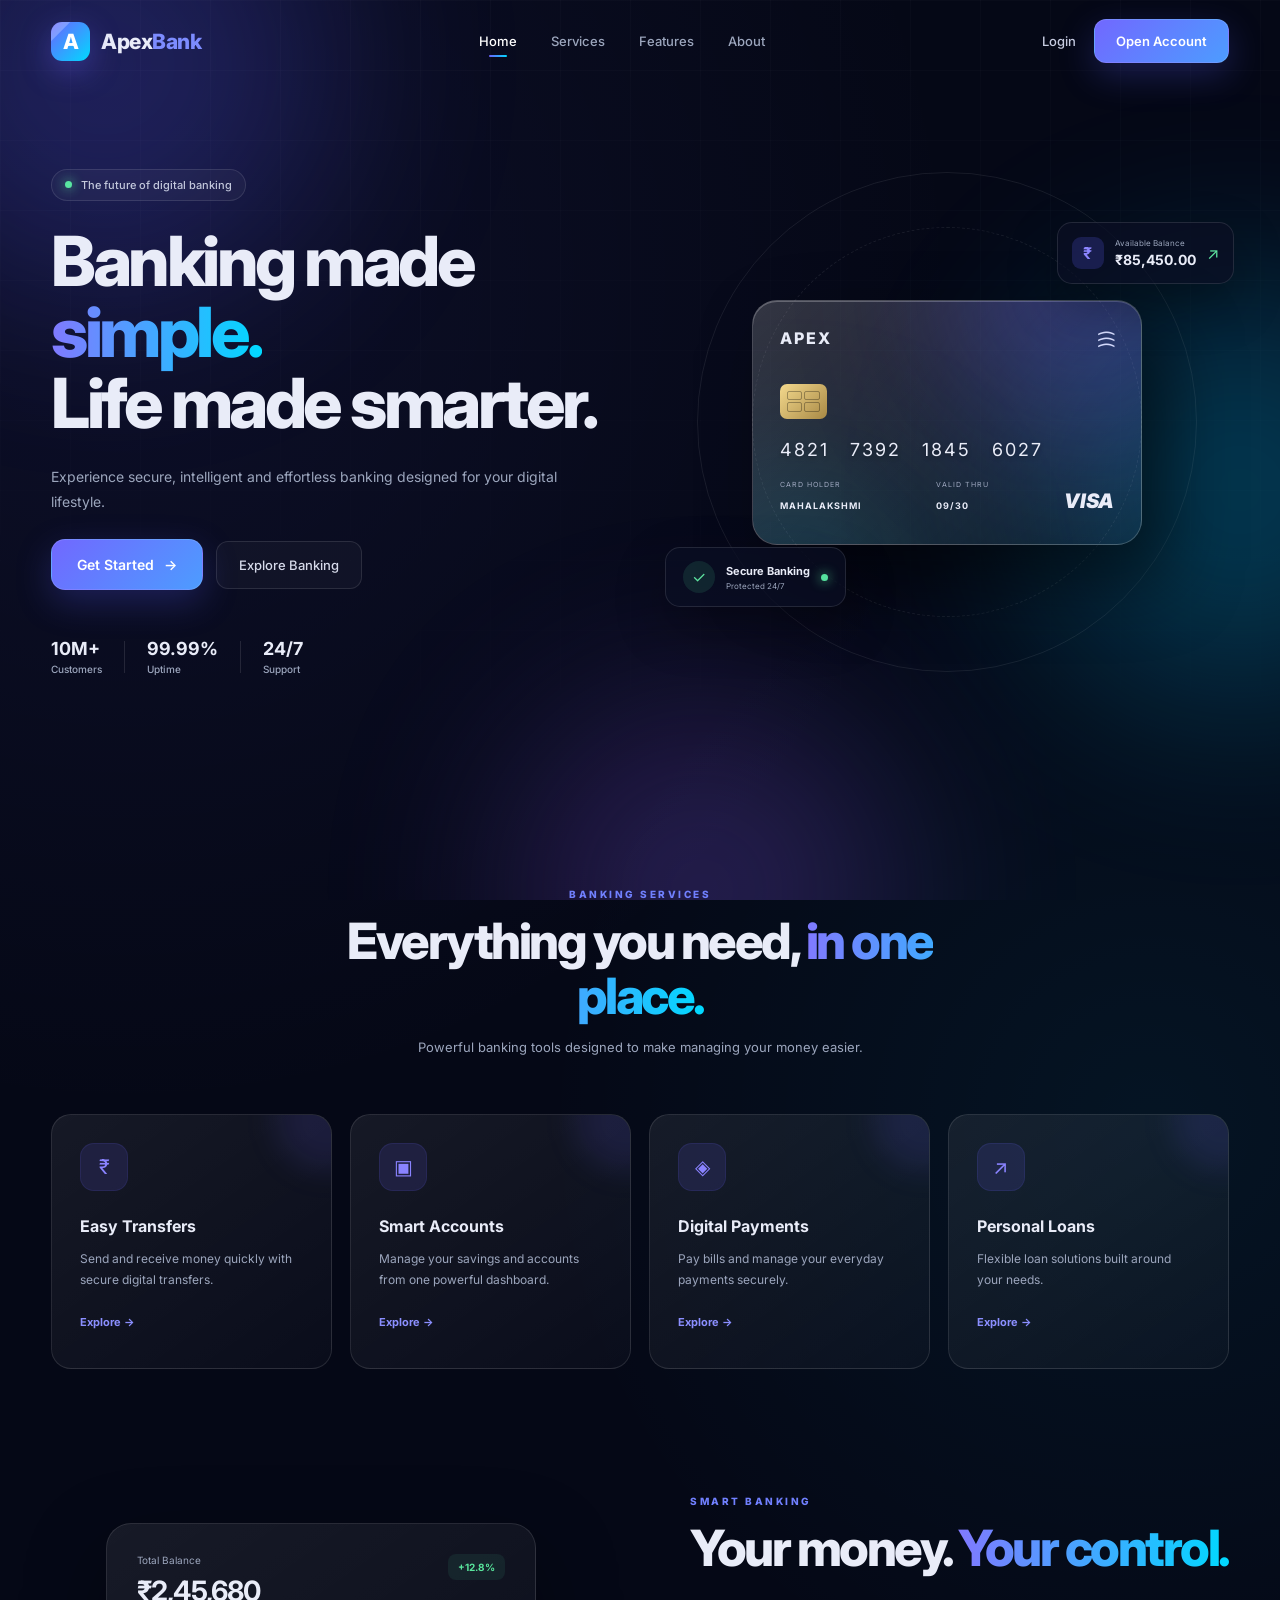
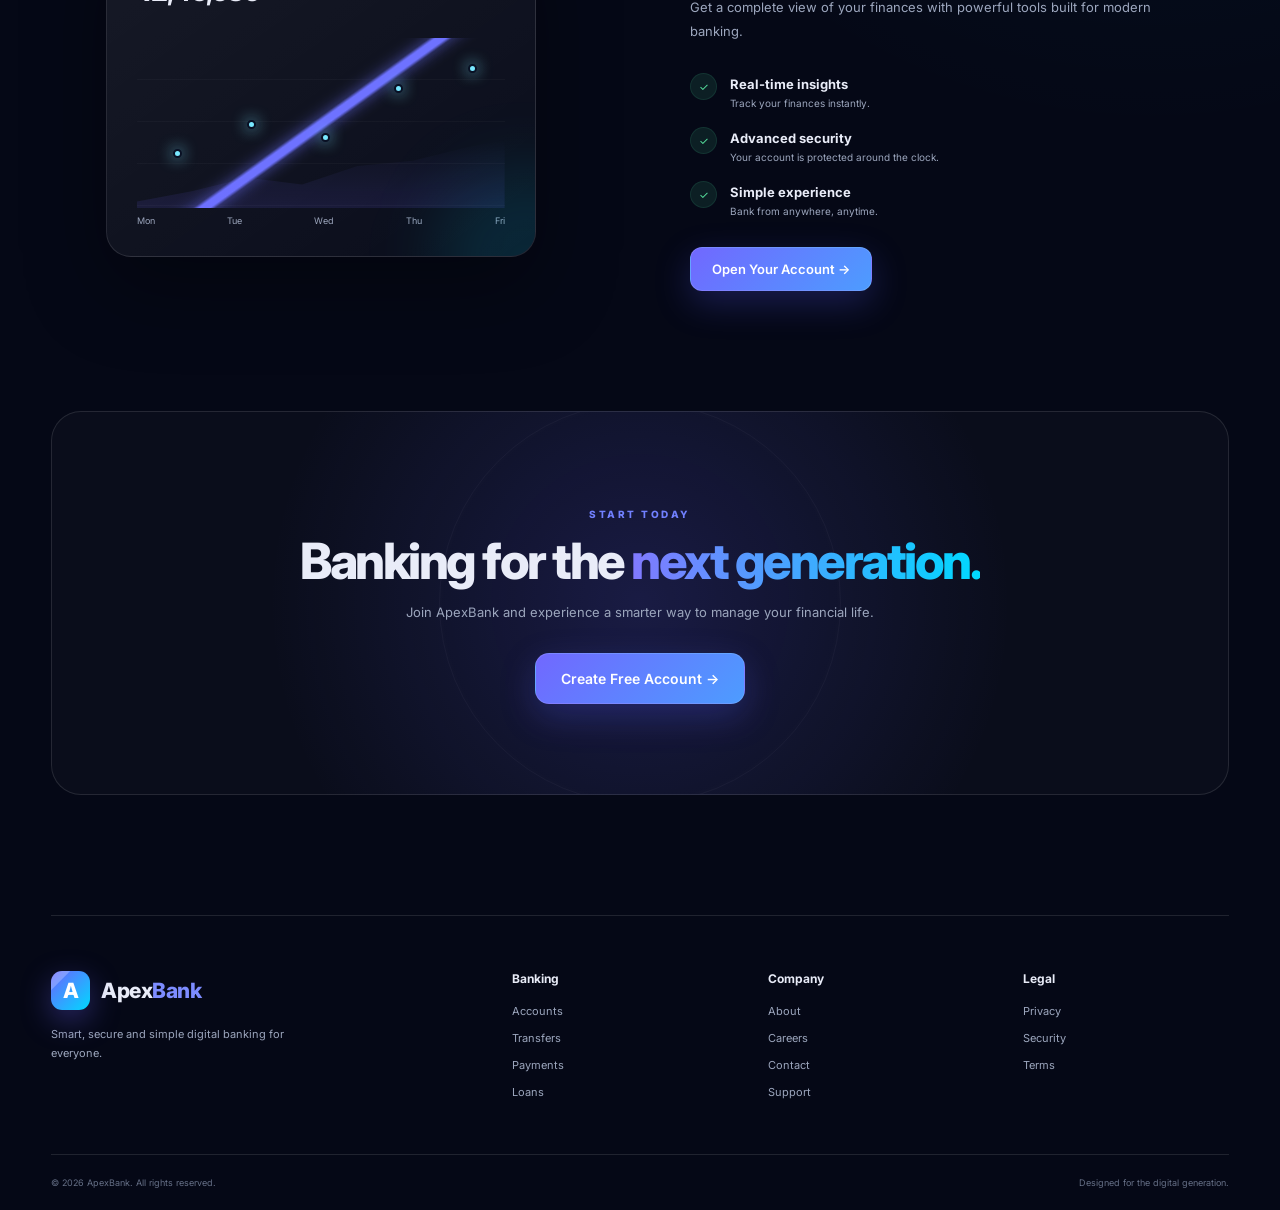
<file: index.html>
<!DOCTYPE html>
<html lang="en">

<head>
    <meta charset="UTF-8">
    <meta name="viewport" content="width=device-width, initial-scale=1.0">

    <title>ApexBank | Smart Digital Banking</title>

    <!-- Google Font -->
    <link rel="preconnect" href="https://fonts.googleapis.com">
    <link rel="preconnect" href="https://fonts.gstatic.com" crossorigin>

    <link
        href="https://fonts.googleapis.com/css2?family=Inter:wght@400;500;600;700;800&display=swap"
        rel="stylesheet"
    >

    <!-- Main CSS -->
    <link rel="stylesheet" href="css/style.css">
    <link rel="stylesheet" href="css/3d.css">
    <link rel="stylesheet" href="css/responsive.css">
</head>

<body>

    <!-- =====================================================
         BACKGROUND
    ====================================================== -->

    <div class="background">

        <div class="orb orb-one"></div>
        <div class="orb orb-two"></div>
        <div class="orb orb-three"></div>

    </div>


    <!-- =====================================================
         NAVIGATION
    ====================================================== -->

    <header class="navbar">

        <!-- LOGO -->

        <a href="index.html" class="logo">

            <span class="logo-icon">A</span>

            <span>
                Apex<span>Bank</span>
            </span>

        </a>


        <!-- NAV LINKS -->

        <nav class="nav-links" id="navLinks">

            <a href="index.html" class="active">
                Home
            </a>

            <a href="#services">
                Services
            </a>

            <a href="#features">
                Features
            </a>

            <a href="#about">
                About
            </a>

        </nav>


        <!-- NAV ACTIONS -->

        <div class="nav-actions">

            <a href="login.html" class="login-btn">
                Login
            </a>

            <a href="register.html" class="primary-btn">
                Open Account
            </a>

        </div>


        <!-- MOBILE MENU -->

        <button
            class="menu-btn"
            id="menuBtn"
            type="button"
            aria-label="Open navigation menu"
        >
            ☰
        </button>

    </header>


    <!-- =====================================================
         MAIN
    ====================================================== -->

    <main>


        <!-- =================================================
             HERO SECTION
        ================================================== -->

        <section class="hero" id="home">

            <!-- HERO CONTENT -->

            <div class="hero-content">

                <div class="badge">

                    <span class="badge-dot"></span>

                    The future of digital banking

                </div>


                <h1>

                    Banking made

                    <span>simple.</span>

                    <br>

                    Life made smarter.

                </h1>


                <p>

                    Experience secure, intelligent and effortless
                    banking designed for your digital lifestyle.

                </p>


                <!-- HERO BUTTONS -->

                <div class="hero-buttons">

                    <a
                        href="register.html"
                        class="primary-btn large"
                    >

                        Get Started

                        <span>→</span>

                    </a>


                    <a
                        href="#services"
                        class="secondary-btn"
                    >

                        Explore Banking

                    </a>

                </div>


                <!-- TRUST -->

                <div class="trust-row">

                    <div>

                        <strong>10M+</strong>

                        <span>Customers</span>

                    </div>


                    <div class="divider"></div>


                    <div>

                        <strong>99.99%</strong>

                        <span>Uptime</span>

                    </div>


                    <div class="divider"></div>


                    <div>

                        <strong>24/7</strong>

                        <span>Support</span>

                    </div>

                </div>

            </div>


            <!-- =================================================
                 3D CARD AREA
            ================================================== -->

            <div class="hero-visual">

                <div class="floating-circle circle-one"></div>

                <div class="floating-circle circle-two"></div>


                <!-- BANK CARD -->

                <div
                    class="card-wrapper"
                    id="bankCard"
                >

                    <div class="bank-card">


                        <!-- CARD TOP -->

                        <div class="card-top">

                            <span class="card-brand">
                                APEX
                            </span>

                            <span class="contactless">
                                )))
                            </span>

                        </div>


                        <!-- CHIP -->

                        <div class="chip">

                            <div></div>
                            <div></div>
                            <div></div>
                            <div></div>

                        </div>


                        <!-- CARD NUMBER -->

                        <div class="card-number">

                            4821 &nbsp;
                            7392 &nbsp;
                            1845 &nbsp;
                            6027

                        </div>


                        <!-- CARD BOTTOM -->

                        <div class="card-bottom">


                            <div>

                                <small>
                                    CARD HOLDER
                                </small>

                                <strong>
                                    MAHALAKSHMI
                                </strong>

                            </div>


                            <div>

                                <small>
                                    VALID THRU
                                </small>

                                <strong>
                                    09/30
                                </strong>

                            </div>


                            <div class="visa">
                                VISA
                            </div>

                        </div>

                    </div>

                </div>


                <!-- =================================================
                     BALANCE FLOATING CARD
                ================================================== -->

                <div class="balance-card floating-card">

                    <div class="mini-icon">
                        ₹
                    </div>

                    <div>

                        <small>
                            Available Balance
                        </small>

                        <strong>
                            ₹85,450.00
                        </strong>

                    </div>

                    <span class="balance-arrow">
                        ↗
                    </span>

                </div>


                <!-- =================================================
                     SECURITY FLOATING CARD
                ================================================== -->

                <div class="security-card floating-card">

                    <div class="shield">
                        ✓
                    </div>

                    <div>

                        <strong>
                            Secure Banking
                        </strong>

                        <small>
                            Protected 24/7
                        </small>

                    </div>

                    <span class="secure-dot"></span>

                </div>

            </div>

        </section>


        <!-- =================================================
             SERVICES
        ================================================== -->

        <section
            class="services section"
            id="services"
        >

            <div class="section-heading">

                <span class="section-label">
                    BANKING SERVICES
                </span>

                <h2>

                    Everything you need,

                    <span>
                        in one place.
                    </span>

                </h2>

                <p>

                    Powerful banking tools designed to make
                    managing your money easier.

                </p>

            </div>


            <!-- SERVICE GRID -->

            <div class="service-grid">


                <!-- TRANSFER -->

                <div class="service-card">

                    <div class="service-icon">
                        ₹
                    </div>

                    <h3>
                        Easy Transfers
                    </h3>

                    <p>

                        Send and receive money quickly with
                        secure digital transfers.

                    </p>

                    <a href="transfer.html">
                        Explore →
                    </a>

                </div>


                <!-- ACCOUNTS -->

                <div class="service-card">

                    <div class="service-icon">
                        ▣
                    </div>

                    <h3>
                        Smart Accounts
                    </h3>

                    <p>

                        Manage your savings and accounts
                        from one powerful dashboard.

                    </p>

                    <a href="dashboard.html">
                        Explore →
                    </a>

                </div>


                <!-- PAYMENTS -->

                <div class="service-card">

                    <div class="service-icon">
                        ◈
                    </div>

                    <h3>
                        Digital Payments
                    </h3>

                    <p>

                        Pay bills and manage your everyday
                        payments securely.

                    </p>

                    <a href="payments.html">
                        Explore →
                    </a>

                </div>


                <!-- LOANS -->

                <div class="service-card">

                    <div class="service-icon">
                        ↗
                    </div>

                    <h3>
                        Personal Loans
                    </h3>

                    <p>

                        Flexible loan solutions built
                        around your needs.

                    </p>

                    <a href="loans.html">
                        Explore →
                    </a>

                </div>

            </div>

        </section>


        <!-- =================================================
             FEATURES
        ================================================== -->

        <section
            class="features section"
            id="features"
        >


            <!-- FEATURE VISUAL -->

            <div class="feature-visual">

                <div class="feature-card">


                    <!-- CHART HEADER -->

                    <div class="chart-header">

                        <div>

                            <small>
                                Total Balance
                            </small>

                            <h3>
                                ₹2,45,680
                            </h3>

                        </div>

                        <span class="growth">
                            +12.8%
                        </span>

                    </div>


                    <!-- CHART -->

                    <div class="chart">

                        <div class="chart-line"></div>

                        <div class="chart-point p1"></div>

                        <div class="chart-point p2"></div>

                        <div class="chart-point p3"></div>

                        <div class="chart-point p4"></div>

                        <div class="chart-point p5"></div>

                    </div>


                    <!-- CHART DAYS -->

                    <div class="chart-days">

                        <span>Mon</span>
                        <span>Tue</span>
                        <span>Wed</span>
                        <span>Thu</span>
                        <span>Fri</span>

                    </div>

                </div>

            </div>


            <!-- FEATURE CONTENT -->

            <div class="feature-content">

                <span class="section-label">
                    SMART BANKING
                </span>


                <h2>

                    Your money.

                    <span>
                        Your control.
                    </span>

                </h2>


                <p>

                    Get a complete view of your finances
                    with powerful tools built for modern banking.

                </p>


                <!-- FEATURE LIST -->

                <div class="feature-list">


                    <div class="feature-item">

                        <div class="check">
                            ✓
                        </div>

                        <div>

                            <strong>
                                Real-time insights
                            </strong>

                            <p>
                                Track your finances instantly.
                            </p>

                        </div>

                    </div>


                    <div class="feature-item">

                        <div class="check">
                            ✓
                        </div>

                        <div>

                            <strong>
                                Advanced security
                            </strong>

                            <p>
                                Your account is protected around the clock.
                            </p>

                        </div>

                    </div>


                    <div class="feature-item">

                        <div class="check">
                            ✓
                        </div>

                        <div>

                            <strong>
                                Simple experience
                            </strong>

                            <p>
                                Bank from anywhere, anytime.
                            </p>

                        </div>

                    </div>

                </div>


                <!-- FEATURE BUTTON -->

                <a
                    href="register.html"
                    class="primary-btn"
                >
                    Open Your Account →
                </a>

            </div>

        </section>


        <!-- =================================================
             CTA
        ================================================== -->

        <section
            class="cta section"
            id="about"
        >

            <div class="cta-content">

                <span class="section-label">
                    START TODAY
                </span>

                <h2>

                    Banking for the

                    <span>
                        next generation.
                    </span>

                </h2>

                <p>

                    Join ApexBank and experience a smarter
                    way to manage your financial life.

                </p>


                <a
                    href="register.html"
                    class="primary-btn large"
                >

                    Create Free Account →

                </a>

            </div>

        </section>

    </main>


    <!-- =====================================================
         FOOTER
    ====================================================== -->

    <footer>

        <div class="footer-main">


            <!-- FOOTER BRAND -->

            <div class="footer-brand">

                <a
                    href="index.html"
                    class="logo"
                >

                    <span class="logo-icon">
                        A
                    </span>

                    <span>
                        Apex<span>Bank</span>
                    </span>

                </a>


                <p>

                    Smart, secure and simple digital banking
                    for everyone.

                </p>

            </div>


            <!-- BANKING -->

            <div class="footer-column">

                <h4>
                    Banking
                </h4>

                <a href="dashboard.html">
                    Accounts
                </a>

                <a href="transfer.html">
                    Transfers
                </a>

                <a href="payments.html">
                    Payments
                </a>

                <a href="loans.html">
                    Loans
                </a>

            </div>


            <!-- COMPANY -->

            <div class="footer-column">

                <h4>
                    Company
                </h4>

                <a href="#about">
                    About
                </a>

                <a href="#">
                    Careers
                </a>

                <a href="#">
                    Contact
                </a>

                <a href="support.html">
                    Support
                </a>

            </div>


            <!-- LEGAL -->

            <div class="footer-column">

                <h4>
                    Legal
                </h4>

                <a href="#">
                    Privacy
                </a>

                <a href="#">
                    Security
                </a>

                <a href="#">
                    Terms
                </a>

            </div>

        </div>


        <!-- FOOTER BOTTOM -->

        <div class="footer-bottom">

            <span>
                © 2026 ApexBank. All rights reserved.
            </span>

            <span>
                Designed for the digital generation.
            </span>

        </div>

    </footer>


    <!-- =====================================================
         JAVASCRIPT
    ====================================================== -->

    <script src="js/main.js"></script>

</body>

</html>
</file>
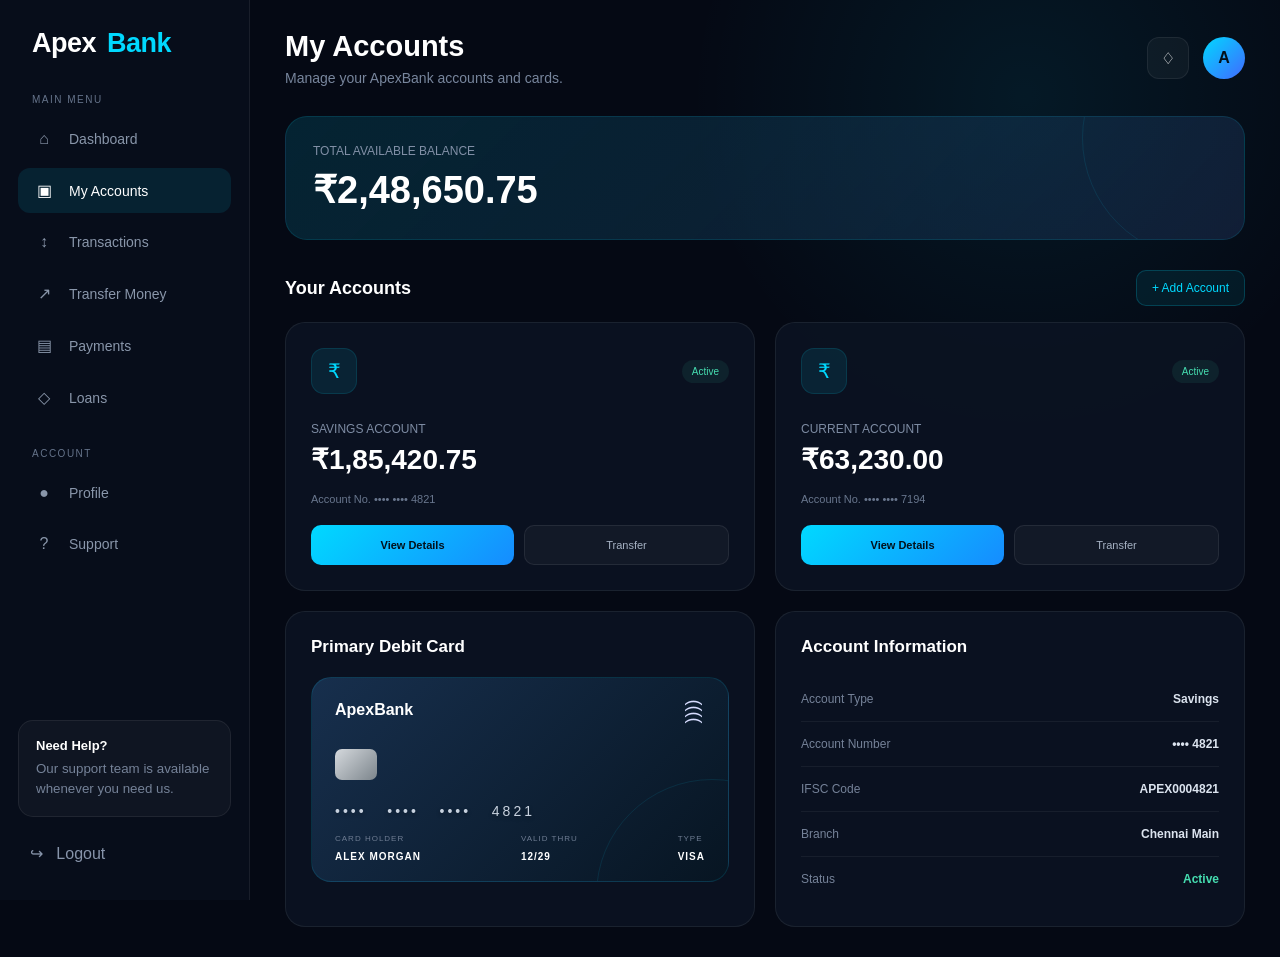
<file: accounts.html>
<!DOCTYPE html>
<html lang="en">
<head>
    <meta charset="UTF-8">
    <meta name="viewport" content="width=device-width, initial-scale=1.0">

    <title>ApexBank | My Accounts</title>

    <link rel="stylesheet" href="../css/style.css">
    <link rel="stylesheet" href="../css/3d.css">
    <link rel="stylesheet" href="../css/responsive.css">

    <style>
        * {
            box-sizing: border-box;
        }

        body {
            margin: 0;
            font-family: Arial, Helvetica, sans-serif;
            background:
                radial-gradient(circle at 80% 10%, rgba(0,217,255,.08), transparent 25%),
                #050914;
            color: #fff;
        }

        .layout {
            min-height: 100vh;
        }

        /* SIDEBAR */

        .sidebar {
            width: 250px;
            min-height: 100vh;
            position: fixed;
            left: 0;
            top: 0;
            padding: 28px 18px;
            background: rgba(8,14,28,.96);
            border-right: 1px solid rgba(255,255,255,.07);
            z-index: 20;
        }

        .logo {
            font-size: 27px;
            font-weight: 800;
            padding: 0 14px 35px;
        }

        .logo span {
            color: #00d9ff;
        }

        .nav-title {
            color: #65738a;
            font-size: 10px;
            letter-spacing: 1.5px;
            text-transform: uppercase;
            padding: 0 14px 12px;
        }

        .side-nav {
            display: flex;
            flex-direction: column;
            gap: 7px;
        }

        .side-nav a {
            display: flex;
            align-items: center;
            gap: 13px;
            padding: 13px 14px;
            border-radius: 12px;
            color: #8996aa;
            text-decoration: none;
            font-size: 14px;
            transition: .25s;
        }

        .side-nav a:hover,
        .side-nav a.active {
            color: #fff;
            background: rgba(0,217,255,.1);
        }

        .nav-icon {
            width: 24px;
            text-align: center;
            font-size: 16px;
        }

        .sidebar-bottom {
            position: absolute;
            bottom: 25px;
            left: 18px;
            right: 18px;
        }

        .help-box {
            padding: 17px;
            border-radius: 15px;
            background: rgba(255,255,255,.035);
            border: 1px solid rgba(255,255,255,.07);
            margin-bottom: 15px;
        }

        .help-box strong {
            display: block;
            font-size: 13px;
            margin-bottom: 6px;
        }

        .help-box small {
            color: #758298;
            line-height: 1.5;
        }

        .logout {
            width: 100%;
            padding: 12px;
            background: transparent;
            color: #8794aa;
            border: 0;
            text-align: left;
            cursor: pointer;
            border-radius: 10px;
        }

        .logout:hover {
            background: rgba(255,255,255,.05);
            color: #fff;
        }

        /* MAIN */

        .main {
            width: calc(100% - 250px);
            margin-left: 250px;
            padding: 30px 35px;
        }

        .topbar {
            display: flex;
            justify-content: space-between;
            align-items: center;
            margin-bottom: 30px;
        }

        .heading h1 {
            margin: 0 0 7px;
            font-size: 29px;
        }

        .heading p {
            margin: 0;
            color: #78869d;
            font-size: 14px;
        }

        .top-actions {
            display: flex;
            align-items: center;
            gap: 14px;
        }

        .notification {
            width: 42px;
            height: 42px;
            border-radius: 12px;
            background: rgba(255,255,255,.04);
            border: 1px solid rgba(255,255,255,.07);
            display: flex;
            justify-content: center;
            align-items: center;
        }

        .avatar {
            width: 42px;
            height: 42px;
            border-radius: 50%;
            background: linear-gradient(135deg,#00d9ff,#4169ff);
            display: flex;
            justify-content: center;
            align-items: center;
            color: #03111b;
            font-weight: 800;
        }

        /* TOTAL */

        .total-card {
            padding: 27px;
            border-radius: 22px;
            background:
                linear-gradient(135deg,
                rgba(0,217,255,.13),
                rgba(27,45,79,.55));
            border: 1px solid rgba(0,217,255,.12);
            margin-bottom: 24px;
            position: relative;
            overflow: hidden;
        }

        .total-card::after {
            content: "";
            position: absolute;
            width: 240px;
            height: 240px;
            border: 1px solid rgba(0,217,255,.1);
            border-radius: 50%;
            right: -80px;
            top: -100px;
        }

        .total-label {
            color: #8290a7;
            font-size: 12px;
            margin-bottom: 10px;
        }

        .total-value {
            font-size: 38px;
            font-weight: 800;
        }

        /* ACCOUNT GRID */

        .section-title {
            display: flex;
            justify-content: space-between;
            align-items: center;
            margin: 30px 0 16px;
        }

        .section-title h2 {
            margin: 0;
            font-size: 18px;
        }

        .add-account {
            border: 1px solid rgba(0,217,255,.2);
            background: rgba(0,217,255,.07);
            color: #00d9ff;
            padding: 10px 15px;
            border-radius: 10px;
            cursor: pointer;
            font-size: 12px;
        }

        .accounts-grid {
            display: grid;
            grid-template-columns: repeat(2,1fr);
            gap: 20px;
        }

        .account-card {
            padding: 25px;
            border-radius: 20px;
            background: rgba(12,20,36,.8);
            border: 1px solid rgba(255,255,255,.07);
            transition: .3s;
        }

        .account-card:hover {
            transform: translateY(-4px);
            border-color: rgba(0,217,255,.2);
        }

        .account-top {
            display: flex;
            justify-content: space-between;
            align-items: center;
            margin-bottom: 28px;
        }

        .account-icon {
            width: 46px;
            height: 46px;
            border-radius: 13px;
            background: rgba(0,217,255,.09);
            border: 1px solid rgba(0,217,255,.12);
            display: flex;
            align-items: center;
            justify-content: center;
            color: #00d9ff;
            font-size: 20px;
        }

        .account-status {
            padding: 6px 10px;
            border-radius: 20px;
            font-size: 10px;
            color: #46ddb0;
            background: rgba(70,221,176,.08);
        }

        .account-type {
            color: #7e8ca3;
            font-size: 12px;
            margin-bottom: 7px;
        }

        .account-balance {
            font-size: 28px;
            font-weight: 800;
            margin-bottom: 17px;
        }

        .account-number {
            color: #69778e;
            font-size: 11px;
            margin-bottom: 20px;
        }

        .account-actions {
            display: flex;
            gap: 10px;
        }

        .account-actions button {
            flex: 1;
            height: 40px;
            border-radius: 10px;
            cursor: pointer;
            font-size: 11px;
        }

        .primary-action {
            border: 0;
            background: linear-gradient(135deg,#00d9ff,#168cff);
            color: #03111b;
            font-weight: 700;
        }

        .secondary-action {
            border: 1px solid rgba(255,255,255,.08);
            background: rgba(255,255,255,.035);
            color: #a6b2c4;
        }

        /* CARD */

        .details-grid {
            display: grid;
            grid-template-columns: 1fr 1fr;
            gap: 20px;
            margin-top: 20px;
        }

        .panel {
            padding: 25px;
            border-radius: 20px;
            background: rgba(12,20,36,.8);
            border: 1px solid rgba(255,255,255,.07);
        }

        .panel h2 {
            margin: 0 0 20px;
            font-size: 17px;
        }

        .virtual-card {
            height: 205px;
            border-radius: 20px;
            padding: 23px;
            background:
                linear-gradient(135deg,#172f4d,#071522);
            border: 1px solid rgba(0,217,255,.13);
            position: relative;
            overflow: hidden;
        }

        .virtual-card::before {
            content: "";
            position: absolute;
            width: 230px;
            height: 230px;
            border-radius: 50%;
            border: 1px solid rgba(0,217,255,.1);
            right: -100px;
            bottom: -130px;
        }

        .card-header {
            display: flex;
            justify-content: space-between;
        }

        .card-header strong {
            font-size: 16px;
        }

        .contactless {
            font-size: 18px;
        }

        .chip {
            width: 42px;
            height: 31px;
            border-radius: 7px;
            margin-top: 27px;
            background: linear-gradient(135deg,#d5d9dd,#7c858c);
        }

        .card-number {
            margin-top: 23px;
            font-size: 14px;
            letter-spacing: 3px;
            color: #c8d2df;
        }

        .card-bottom {
            display: flex;
            justify-content: space-between;
            margin-top: 15px;
        }

        .card-bottom small {
            display: block;
            color: #6e7c92;
            font-size: 8px;
            margin-bottom: 3px;
        }

        .card-bottom strong {
            font-size: 10px;
        }

        /* DETAILS */

        .detail-row {
            display: flex;
            justify-content: space-between;
            padding: 15px 0;
            border-bottom: 1px solid rgba(255,255,255,.055);
        }

        .detail-row:last-child {
            border-bottom: 0;
        }

        .detail-row span:first-child {
            color: #758298;
            font-size: 12px;
        }

        .detail-row span:last-child {
            color: #dce4ef;
            font-size: 12px;
            font-weight: 600;
        }

        /* MOBILE */

        @media (max-width: 900px) {
            .accounts-grid,
            .details-grid {
                grid-template-columns: 1fr;
            }
        }

        @media (max-width: 800px) {
            .sidebar {
                width: 70px;
                padding: 20px 10px;
            }

            .logo {
                font-size: 0;
                text-align: center;
                padding: 0 0 30px;
            }

            .logo::after {
                content: "A";
                font-size: 25px;
                color: #00d9ff;
            }

            .nav-title,
            .side-nav a span:not(.nav-icon),
            .help-box,
            .logout span {
                display: none;
            }

            .side-nav a {
                justify-content: center;
                padding: 13px 5px;
            }

            .sidebar-bottom {
                left: 10px;
                right: 10px;
            }

            .main {
                width: calc(100% - 70px);
                margin-left: 70px;
                padding: 22px;
            }
        }

        @media (max-width: 600px) {
            .main {
                padding: 18px 13px;
            }

            .heading h1 {
                font-size: 23px;
            }

            .total-value {
                font-size: 30px;
            }

            .user-name {
                display: none;
            }

            .section-title {
                align-items: flex-start;
                gap: 10px;
            }
        }
    </style>
</head>

<body>

<div class="layout">

    <!-- SIDEBAR -->

    <aside class="sidebar">

        <div class="logo">
            Apex<span>Bank</span>
        </div>

        <div class="nav-title">
            Main Menu
        </div>

        <nav class="side-nav">

            <a href="dashboard.html">
                <span class="nav-icon">⌂</span>
                <span>Dashboard</span>
            </a>

            <a href="accounts.html" class="active">
                <span class="nav-icon">▣</span>
                <span>My Accounts</span>
            </a>

            <a href="transactions.html">
                <span class="nav-icon">↕</span>
                <span>Transactions</span>
            </a>

            <a href="transfer.html">
                <span class="nav-icon">↗</span>
                <span>Transfer Money</span>
            </a>

            <a href="payments.html">
                <span class="nav-icon">▤</span>
                <span>Payments</span>
            </a>

            <a href="loans.html">
                <span class="nav-icon">◇</span>
                <span>Loans</span>
            </a>

        </nav>

        <div class="nav-title" style="margin-top:28px;">
            Account
        </div>

        <nav class="side-nav">

            <a href="profile.html">
                <span class="nav-icon">●</span>
                <span>Profile</span>
            </a>

            <a href="support.html">
                <span class="nav-icon">?</span>
                <span>Support</span>
            </a>

        </nav>

        <div class="sidebar-bottom">

            <div class="help-box">
                <strong>Need Help?</strong>
                <small>
                    Our support team is available whenever you need us.
                </small>
            </div>

            <button class="logout" onclick="logout()">
                <span>↪ &nbsp; Logout</span>
            </button>

        </div>

    </aside>


    <!-- MAIN -->

    <main class="main">

        <header class="topbar">

            <div class="heading">
                <h1>My Accounts</h1>
                <p>Manage your ApexBank accounts and cards.</p>
            </div>

            <div class="top-actions">

                <div class="notification">
                    ♢
                </div>

                <div class="avatar">
                    A
                </div>

            </div>

        </header>


        <!-- TOTAL BALANCE -->

        <section class="total-card">

            <div class="total-label">
                TOTAL AVAILABLE BALANCE
            </div>

            <div class="total-value">
                ₹2,48,650.75
            </div>

        </section>


        <!-- ACCOUNTS -->

        <div class="section-title">

            <h2>Your Accounts</h2>

            <button
                class="add-account"
                onclick="addAccount()"
            >
                + Add Account
            </button>

        </div>


        <section class="accounts-grid">

            <!-- SAVINGS -->

            <div class="account-card">

                <div class="account-top">

                    <div class="account-icon">
                        ₹
                    </div>

                    <div class="account-status">
                        Active
                    </div>

                </div>

                <div class="account-type">
                    SAVINGS ACCOUNT
                </div>

                <div class="account-balance">
                    ₹1,85,420.75
                </div>

                <div class="account-number">
                    Account No. •••• •••• 4821
                </div>

                <div class="account-actions">

                    <button
                        class="primary-action"
                        onclick="viewDetails('Savings Account')"
                    >
                        View Details
                    </button>

                    <button
                        class="secondary-action"
                        onclick="transferMoney()"
                    >
                        Transfer
                    </button>

                </div>

            </div>


            <!-- CURRENT -->

            <div class="account-card">

                <div class="account-top">

                    <div class="account-icon">
                        ₹
                    </div>

                    <div class="account-status">
                        Active
                    </div>

                </div>

                <div class="account-type">
                    CURRENT ACCOUNT
                </div>

                <div class="account-balance">
                    ₹63,230.00
                </div>

                <div class="account-number">
                    Account No. •••• •••• 7194
                </div>

                <div class="account-actions">

                    <button
                        class="primary-action"
                        onclick="viewDetails('Current Account')"
                    >
                        View Details
                    </button>

                    <button
                        class="secondary-action"
                        onclick="transferMoney()"
                    >
                        Transfer
                    </button>

                </div>

            </div>

        </section>


        <!-- DETAILS -->

        <div class="details-grid">

            <!-- CARD -->

            <section class="panel">

                <h2>Primary Debit Card</h2>

                <div class="virtual-card">

                    <div class="card-header">

                        <strong>ApexBank</strong>

                        <span class="contactless">
                            ))))
                        </span>

                    </div>

                    <div class="chip"></div>

                    <div class="card-number">
                        •••• &nbsp; •••• &nbsp; •••• &nbsp; 4821
                    </div>

                    <div class="card-bottom">

                        <div>
                            <small>CARD HOLDER</small>
                            <strong>ALEX MORGAN</strong>
                        </div>

                        <div>
                            <small>VALID THRU</small>
                            <strong>12/29</strong>
                        </div>

                        <div>
                            <small>TYPE</small>
                            <strong>VISA</strong>
                        </div>

                    </div>

                </div>

            </section>


            <!-- ACCOUNT DETAILS -->

            <section class="panel">

                <h2>Account Information</h2>

                <div class="detail-row">
                    <span>Account Type</span>
                    <span>Savings</span>
                </div>

                <div class="detail-row">
                    <span>Account Number</span>
                    <span>•••• 4821</span>
                </div>

                <div class="detail-row">
                    <span>IFSC Code</span>
                    <span>APEX0004821</span>
                </div>

                <div class="detail-row">
                    <span>Branch</span>
                    <span>Chennai Main</span>
                </div>

                <div class="detail-row">
                    <span>Status</span>
                    <span style="color:#46ddb0;">
                        Active
                    </span>
                </div>

            </section>

        </div>

    </main>

</div>


<script>

    function logout() {

        if (confirm("Are you sure you want to logout?")) {
            window.location.href = "login.html";
        }

    }


    function addAccount() {

        alert(
            "Account opening feature is ready for integration."
        );

    }


    function viewDetails(account) {

        alert(
            account + " details selected."
        );

    }


    function transferMoney() {

        window.location.href = "transfer.html";

    }

</script>

</body>
</html>
</file>
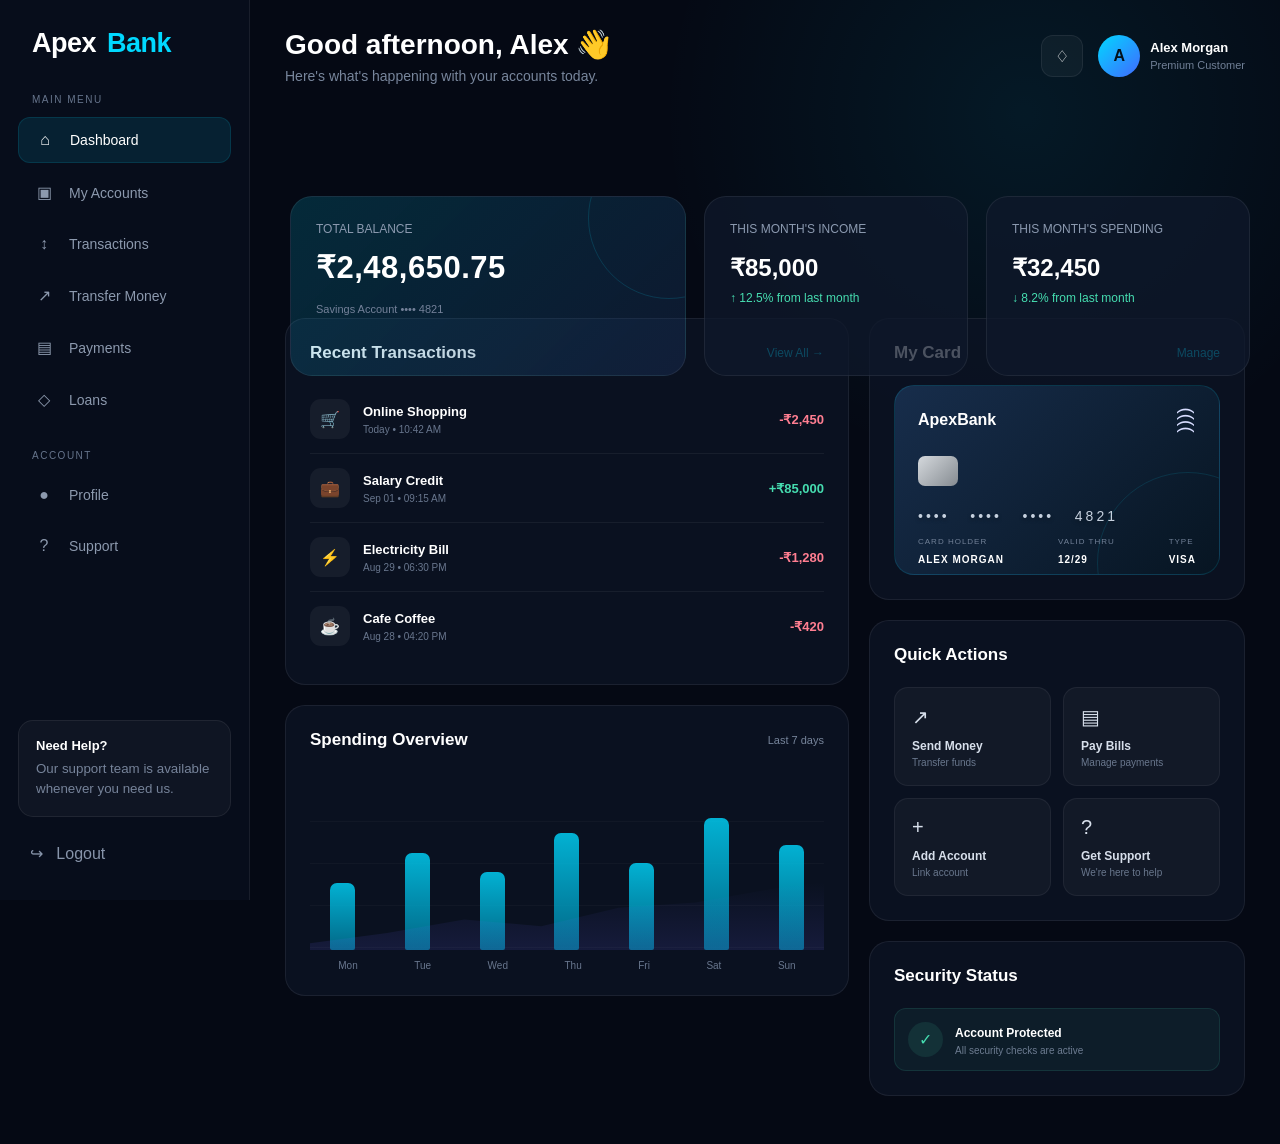
<file: dashboard.html>
<!DOCTYPE html>
<html lang="en">
<head>
    <meta charset="UTF-8">
    <meta name="viewport" content="width=device-width, initial-scale=1.0">

    <title>ApexBank | Dashboard</title>

    <link rel="stylesheet" href="../css/style.css">
    <link rel="stylesheet" href="../css/3d.css">
    <link rel="stylesheet" href="../css/responsive.css">

    <style>
        * {
            box-sizing: border-box;
        }

        body {
            margin: 0;
            font-family: Arial, Helvetica, sans-serif;
            background:
                radial-gradient(circle at 80% 10%, rgba(0, 217, 255, .08), transparent 25%),
                #050914;
            color: #fff;
        }

        .dashboard-layout {
            min-height: 100vh;
            display: flex;
        }

        /* SIDEBAR */

        .sidebar {
            width: 250px;
            min-height: 100vh;
            padding: 28px 18px;
            background: rgba(8, 14, 28, .94);
            border-right: 1px solid rgba(255,255,255,.07);
            position: fixed;
            left: 0;
            top: 0;
            z-index: 20;
        }

        .logo {
            font-size: 27px;
            font-weight: 800;
            padding: 0 14px 35px;
        }

        .logo span {
            color: #00d9ff;
        }

        .nav-title {
            color: #66748c;
            font-size: 10px;
            text-transform: uppercase;
            letter-spacing: 1.5px;
            padding: 0 14px 12px;
        }

        .side-nav {
            display: flex;
            flex-direction: column;
            gap: 7px;
        }

        .side-nav a {
            display: flex;
            align-items: center;
            gap: 13px;
            padding: 13px 14px;
            border-radius: 12px;
            color: #8c99ae;
            text-decoration: none;
            font-size: 14px;
            transition: .25s;
        }

        .side-nav a:hover,
        .side-nav a.active {
            color: #fff;
            background: rgba(0,217,255,.1);
        }

        .side-nav a.active {
            border: 1px solid rgba(0,217,255,.12);
        }

        .nav-icon {
            width: 24px;
            text-align: center;
            font-size: 16px;
        }

        .sidebar-bottom {
            position: absolute;
            bottom: 25px;
            left: 18px;
            right: 18px;
        }

        .help-box {
            padding: 17px;
            border-radius: 15px;
            background: rgba(255,255,255,.035);
            border: 1px solid rgba(255,255,255,.07);
            margin-bottom: 15px;
        }

        .help-box strong {
            display: block;
            font-size: 13px;
            margin-bottom: 6px;
        }

        .help-box small {
            color: #76839a;
            line-height: 1.5;
        }

        .logout {
            width: 100%;
            border: 0;
            background: transparent;
            color: #8794aa;
            padding: 12px;
            cursor: pointer;
            text-align: left;
            border-radius: 10px;
        }

        .logout:hover {
            background: rgba(255,255,255,.05);
            color: #fff;
        }

        /* MAIN */

        .main-content {
            width: calc(100% - 250px);
            margin-left: 250px;
            padding: 28px 35px;
        }

        .topbar {
            display: flex;
            justify-content: space-between;
            align-items: center;
            margin-bottom: 32px;
        }

        .welcome h1 {
            margin: 0 0 7px;
            font-size: 28px;
        }

        .welcome p {
            margin: 0;
            color: #78869c;
            font-size: 14px;
        }

        .top-actions {
            display: flex;
            align-items: center;
            gap: 15px;
        }

        .notification {
            width: 42px;
            height: 42px;
            display: flex;
            align-items: center;
            justify-content: center;
            border-radius: 12px;
            background: rgba(255,255,255,.04);
            border: 1px solid rgba(255,255,255,.07);
            cursor: pointer;
        }

        .user-mini {
            display: flex;
            align-items: center;
            gap: 10px;
        }

        .avatar {
            width: 42px;
            height: 42px;
            border-radius: 50%;
            background: linear-gradient(135deg,#00d9ff,#4169ff);
            display: flex;
            align-items: center;
            justify-content: center;
            color: #03111b;
            font-weight: 800;
        }

        .user-mini strong {
            display: block;
            font-size: 13px;
        }

        .user-mini small {
            color: #718097;
            font-size: 11px;
        }

        /* BALANCE */

        .balance-grid {
            display: grid;
            grid-template-columns: 1.5fr 1fr 1fr;
            gap: 18px;
            margin-bottom: 22px;
        }

        .balance-card {
            min-height: 180px;
            padding: 25px;
            border-radius: 22px;
            background: rgba(15,24,43,.75);
            border: 1px solid rgba(255,255,255,.07);
            position: relative;
            overflow: hidden;
        }

        .balance-card.primary {
            background:
                linear-gradient(135deg,rgba(0,217,255,.16),rgba(31,53,100,.35));
        }

        .balance-card.primary::after {
            content: "";
            position: absolute;
            width: 160px;
            height: 160px;
            border-radius: 50%;
            right: -65px;
            top: -60px;
            border: 1px solid rgba(0,217,255,.15);
        }

        .balance-label {
            color: #8c9ab0;
            font-size: 12px;
            margin-bottom: 13px;
        }

        .balance-amount {
            font-size: 31px;
            font-weight: 800;
            letter-spacing: .5px;
            margin-bottom: 17px;
        }

        .account-number {
            color: #748199;
            font-size: 11px;
        }

        .card-title {
            color: #8c9ab0;
            font-size: 12px;
            margin-bottom: 18px;
        }

        .small-amount {
            font-size: 24px;
            font-weight: 750;
        }

        .positive {
            color: #46ddb0;
            font-size: 12px;
            margin-top: 9px;
        }

        /* CONTENT GRID */

        .content-grid {
            display: grid;
            grid-template-columns: 1.5fr 1fr;
            gap: 20px;
        }

        .panel {
            padding: 24px;
            border-radius: 20px;
            background: rgba(12,20,36,.78);
            border: 1px solid rgba(255,255,255,.07);
            margin-bottom: 20px;
        }

        .panel-header {
            display: flex;
            justify-content: space-between;
            align-items: center;
            margin-bottom: 22px;
        }

        .panel-header h2 {
            font-size: 17px;
            margin: 0;
        }

        .panel-header a {
            color: #00d9ff;
            text-decoration: none;
            font-size: 12px;
        }

        /* TRANSACTIONS */

        .transaction {
            display: flex;
            justify-content: space-between;
            align-items: center;
            padding: 14px 0;
            border-bottom: 1px solid rgba(255,255,255,.055);
        }

        .transaction:last-child {
            border-bottom: 0;
        }

        .transaction-left {
            display: flex;
            align-items: center;
            gap: 13px;
        }

        .transaction-icon {
            width: 40px;
            height: 40px;
            border-radius: 11px;
            display: flex;
            align-items: center;
            justify-content: center;
            background: rgba(255,255,255,.05);
        }

        .transaction-name {
            font-size: 13px;
            font-weight: 600;
        }

        .transaction-date {
            color: #68768d;
            font-size: 10px;
            margin-top: 5px;
        }

        .transaction-amount {
            text-align: right;
            font-size: 13px;
            font-weight: 700;
        }

        .expense {
            color: #ff7e91;
        }

        .income {
            color: #46ddb0;
        }

        /* QUICK ACTIONS */

        .quick-actions {
            display: grid;
            grid-template-columns: 1fr 1fr;
            gap: 12px;
        }

        .quick-action {
            padding: 17px;
            border-radius: 14px;
            background: rgba(255,255,255,.035);
            border: 1px solid rgba(255,255,255,.06);
            color: #d7dfeb;
            text-decoration: none;
            transition: .25s;
        }

        .quick-action:hover {
            transform: translateY(-3px);
            border-color: rgba(0,217,255,.25);
            background: rgba(0,217,255,.06);
        }

        .quick-action-icon {
            font-size: 20px;
            margin-bottom: 10px;
        }

        .quick-action strong {
            display: block;
            font-size: 12px;
        }

        .quick-action small {
            color: #69778d;
            display: block;
            margin-top: 4px;
            font-size: 10px;
        }

        /* SPENDING */

        .chart {
            height: 170px;
            display: flex;
            align-items: flex-end;
            justify-content: space-around;
            gap: 10px;
            padding-top: 20px;
        }

        .bar {
            width: 25px;
            border-radius: 7px 7px 2px 2px;
            background: linear-gradient(to top,#007da0,#00d9ff);
            opacity: .8;
            transition: .3s;
        }

        .bar:hover {
            opacity: 1;
            transform: translateY(-5px);
        }

        .bar:nth-child(1) { height: 45%; }
        .bar:nth-child(2) { height: 65%; }
        .bar:nth-child(3) { height: 52%; }
        .bar:nth-child(4) { height: 78%; }
        .bar:nth-child(5) { height: 58%; }
        .bar:nth-child(6) { height: 88%; }
        .bar:nth-child(7) { height: 70%; }

        .chart-labels {
            display: flex;
            justify-content: space-around;
            color: #68768d;
            font-size: 10px;
            margin-top: 10px;
        }

        /* ACCOUNT CARD */

        .virtual-card {
            height: 190px;
            border-radius: 20px;
            padding: 23px;
            background:
                linear-gradient(135deg,#172d4b,#071522);
            border: 1px solid rgba(0,217,255,.14);
            position: relative;
            overflow: hidden;
            transform-style: preserve-3d;
        }

        .virtual-card::before {
            content: "";
            position: absolute;
            width: 180px;
            height: 180px;
            border-radius: 50%;
            border: 1px solid rgba(0,217,255,.12);
            right: -60px;
            bottom: -80px;
        }

        .virtual-card-top {
            display: flex;
            justify-content: space-between;
            align-items: center;
        }

        .virtual-card-top strong {
            font-size: 16px;
        }

        .contactless {
            font-size: 19px;
        }

        .card-chip {
            width: 40px;
            height: 30px;
            margin-top: 25px;
            border-radius: 7px;
            background: linear-gradient(135deg,#d5d9dd,#858b91);
        }

        .card-number {
            margin-top: 22px;
            letter-spacing: 3px;
            font-size: 14px;
            color: #c6d1df;
        }

        .card-bottom {
            display: flex;
            justify-content: space-between;
            margin-top: 13px;
        }

        .card-bottom small {
            display: block;
            color: #718097;
            font-size: 8px;
            margin-bottom: 3px;
        }

        .card-bottom strong {
            font-size: 10px;
        }

        /* MOBILE */

        @media (max-width: 1050px) {
            .balance-grid {
                grid-template-columns: 1fr 1fr;
            }

            .balance-card.primary {
                grid-column: span 2;
            }

            .content-grid {
                grid-template-columns: 1fr;
            }
        }

        @media (max-width: 800px) {
            .sidebar {
                width: 70px;
                padding: 20px 10px;
            }

            .logo {
                font-size: 0;
                text-align: center;
                padding: 0 0 30px;
            }

            .logo::after {
                content: "A";
                font-size: 25px;
                color: #00d9ff;
            }

            .nav-title,
            .side-nav a span:not(.nav-icon),
            .help-box,
            .logout span {
                display: none;
            }

            .side-nav a {
                justify-content: center;
                padding: 13px 5px;
            }

            .sidebar-bottom {
                left: 10px;
                right: 10px;
            }

            .main-content {
                width: calc(100% - 70px);
                margin-left: 70px;
                padding: 22px;
            }
        }

        @media (max-width: 600px) {
            .main-content {
                padding: 18px 13px;
            }

            .topbar {
                align-items: flex-start;
            }

            .welcome h1 {
                font-size: 21px;
            }

            .user-mini > div:last-child {
                display: none;
            }

            .balance-grid {
                grid-template-columns: 1fr;
            }

            .balance-card.primary {
                grid-column: span 1;
            }

            .balance-amount {
                font-size: 27px;
            }

            .panel {
                padding: 18px;
            }
        }
    </style>
</head>

<body>

<div class="dashboard-layout">

    <!-- SIDEBAR -->

    <aside class="sidebar">

        <div class="logo">
            Apex<span>Bank</span>
        </div>

        <div class="nav-title">
            Main Menu
        </div>

        <nav class="side-nav">

            <a href="dashboard.html" class="active">
                <span class="nav-icon">⌂</span>
                <span>Dashboard</span>
            </a>

            <a href="accounts.html">
                <span class="nav-icon">▣</span>
                <span>My Accounts</span>
            </a>

            <a href="transactions.html">
                <span class="nav-icon">↕</span>
                <span>Transactions</span>
            </a>

            <a href="transfer.html">
                <span class="nav-icon">↗</span>
                <span>Transfer Money</span>
            </a>

            <a href="payments.html">
                <span class="nav-icon">▤</span>
                <span>Payments</span>
            </a>

            <a href="loans.html">
                <span class="nav-icon">◇</span>
                <span>Loans</span>
            </a>

        </nav>

        <div class="nav-title" style="margin-top:28px;">
            Account
        </div>

        <nav class="side-nav">

            <a href="profile.html">
                <span class="nav-icon">●</span>
                <span>Profile</span>
            </a>

            <a href="support.html">
                <span class="nav-icon">?</span>
                <span>Support</span>
            </a>

        </nav>

        <div class="sidebar-bottom">

            <div class="help-box">
                <strong>Need Help?</strong>
                <small>
                    Our support team is available whenever you need us.
                </small>
            </div>

            <button class="logout" onclick="logout()">
                <span>↪ &nbsp; Logout</span>
            </button>

        </div>

    </aside>


    <!-- MAIN CONTENT -->

    <main class="main-content">

        <!-- TOPBAR -->

        <header class="topbar">

            <div class="welcome">
                <h1>Good afternoon, Alex 👋</h1>

                <p>
                    Here's what's happening with your accounts today.
                </p>
            </div>

            <div class="top-actions">

                <div class="notification">
                    ♢
                </div>

                <div class="user-mini">

                    <div class="avatar">
                        A
                    </div>

                    <div>
                        <strong>Alex Morgan</strong>
                        <small>Premium Customer</small>
                    </div>

                </div>

            </div>

        </header>


        <!-- BALANCE CARDS -->

        <section class="balance-grid">

            <div class="balance-card primary">

                <div class="balance-label">
                    TOTAL BALANCE
                </div>

                <div class="balance-amount">
                    ₹2,48,650.75
                </div>

                <div class="account-number">
                    Savings Account •••• 4821
                </div>

            </div>


            <div class="balance-card">

                <div class="card-title">
                    THIS MONTH'S INCOME
                </div>

                <div class="small-amount">
                    ₹85,000
                </div>

                <div class="positive">
                    ↑ 12.5% from last month
                </div>

            </div>


            <div class="balance-card">

                <div class="card-title">
                    THIS MONTH'S SPENDING
                </div>

                <div class="small-amount">
                    ₹32,450
                </div>

                <div class="positive">
                    ↓ 8.2% from last month
                </div>

            </div>

        </section>


        <!-- MAIN GRID -->

        <div class="content-grid">

            <!-- LEFT COLUMN -->

            <div>

                <!-- TRANSACTIONS -->

                <section class="panel">

                    <div class="panel-header">

                        <h2>Recent Transactions</h2>

                        <a href="transactions.html">
                            View All →
                        </a>

                    </div>


                    <div class="transaction">

                        <div class="transaction-left">

                            <div class="transaction-icon">
                                🛒
                            </div>

                            <div>
                                <div class="transaction-name">
                                    Online Shopping
                                </div>

                                <div class="transaction-date">
                                    Today • 10:42 AM
                                </div>
                            </div>

                        </div>

                        <div class="transaction-amount expense">
                            -₹2,450
                        </div>

                    </div>


                    <div class="transaction">

                        <div class="transaction-left">

                            <div class="transaction-icon">
                                💼
                            </div>

                            <div>
                                <div class="transaction-name">
                                    Salary Credit
                                </div>

                                <div class="transaction-date">
                                    Sep 01 • 09:15 AM
                                </div>
                            </div>

                        </div>

                        <div class="transaction-amount income">
                            +₹85,000
                        </div>

                    </div>


                    <div class="transaction">

                        <div class="transaction-left">

                            <div class="transaction-icon">
                                ⚡
                            </div>

                            <div>
                                <div class="transaction-name">
                                    Electricity Bill
                                </div>

                                <div class="transaction-date">
                                    Aug 29 • 06:30 PM
                                </div>
                            </div>

                        </div>

                        <div class="transaction-amount expense">
                            -₹1,280
                        </div>

                    </div>


                    <div class="transaction">

                        <div class="transaction-left">

                            <div class="transaction-icon">
                                ☕
                            </div>

                            <div>
                                <div class="transaction-name">
                                    Cafe Coffee
                                </div>

                                <div class="transaction-date">
                                    Aug 28 • 04:20 PM
                                </div>
                            </div>

                        </div>

                        <div class="transaction-amount expense">
                            -₹420
                        </div>

                    </div>

                </section>


                <!-- SPENDING CHART -->

                <section class="panel">

                    <div class="panel-header">

                        <h2>Spending Overview</h2>

                        <span style="color:#77859b;font-size:11px;">
                            Last 7 days
                        </span>

                    </div>

                    <div class="chart">

                        <div class="bar"></div>
                        <div class="bar"></div>
                        <div class="bar"></div>
                        <div class="bar"></div>
                        <div class="bar"></div>
                        <div class="bar"></div>
                        <div class="bar"></div>

                    </div>

                    <div class="chart-labels">

                        <span>Mon</span>
                        <span>Tue</span>
                        <span>Wed</span>
                        <span>Thu</span>
                        <span>Fri</span>
                        <span>Sat</span>
                        <span>Sun</span>

                    </div>

                </section>

            </div>


            <!-- RIGHT COLUMN -->

            <div>

                <!-- VIRTUAL CARD -->

                <section class="panel">

                    <div class="panel-header">

                        <h2>My Card</h2>

                        <a href="accounts.html">
                            Manage
                        </a>

                    </div>

                    <div class="virtual-card">

                        <div class="virtual-card-top">

                            <strong>ApexBank</strong>

                            <span class="contactless">
                                ))))
                            </span>

                        </div>

                        <div class="card-chip"></div>

                        <div class="card-number">
                            •••• &nbsp; •••• &nbsp; •••• &nbsp; 4821
                        </div>

                        <div class="card-bottom">

                            <div>
                                <small>CARD HOLDER</small>
                                <strong>ALEX MORGAN</strong>
                            </div>

                            <div>
                                <small>VALID THRU</small>
                                <strong>12/29</strong>
                            </div>

                            <div>
                                <small>TYPE</small>
                                <strong>VISA</strong>
                            </div>

                        </div>

                    </div>

                </section>


                <!-- QUICK ACTIONS -->

                <section class="panel">

                    <div class="panel-header">
                        <h2>Quick Actions</h2>
                    </div>

                    <div class="quick-actions">

                        <a href="transfer.html" class="quick-action">

                            <div class="quick-action-icon">
                                ↗
                            </div>

                            <strong>Send Money</strong>

                            <small>Transfer funds</small>

                        </a>


                        <a href="payments.html" class="quick-action">

                            <div class="quick-action-icon">
                                ▤
                            </div>

                            <strong>Pay Bills</strong>

                            <small>Manage payments</small>

                        </a>


                        <a href="accounts.html" class="quick-action">

                            <div class="quick-action-icon">
                                +
                            </div>

                            <strong>Add Account</strong>

                            <small>Link account</small>

                        </a>


                        <a href="support.html" class="quick-action">

                            <div class="quick-action-icon">
                                ?
                            </div>

                            <strong>Get Support</strong>

                            <small>We're here to help</small>

                        </a>

                    </div>

                </section>


                <!-- SECURITY -->

                <section class="panel">

                    <div class="panel-header">
                        <h2>Security Status</h2>
                    </div>

                    <div style="
                        display:flex;
                        align-items:center;
                        gap:12px;
                        padding:13px;
                        border-radius:12px;
                        background:rgba(70,221,176,.06);
                        border:1px solid rgba(70,221,176,.12);
                    ">

                        <div style="
                            width:35px;
                            height:35px;
                            display:flex;
                            align-items:center;
                            justify-content:center;
                            border-radius:50%;
                            background:rgba(70,221,176,.1);
                            color:#46ddb0;
                        ">
                            ✓
                        </div>

                        <div>
                            <strong style="font-size:12px;">
                                Account Protected
                            </strong>

                            <div style="
                                color:#6d7c91;
                                font-size:10px;
                                margin-top:4px;
                            ">
                                All security checks are active
                            </div>
                        </div>

                    </div>

                </section>

            </div>

        </div>

    </main>

</div>


<script>

    function logout() {

        const confirmLogout =
            confirm("Are you sure you want to logout?");

        if (confirmLogout) {
            window.location.href = "login.html";
        }

    }

</script>

</body>
</html>
</file>
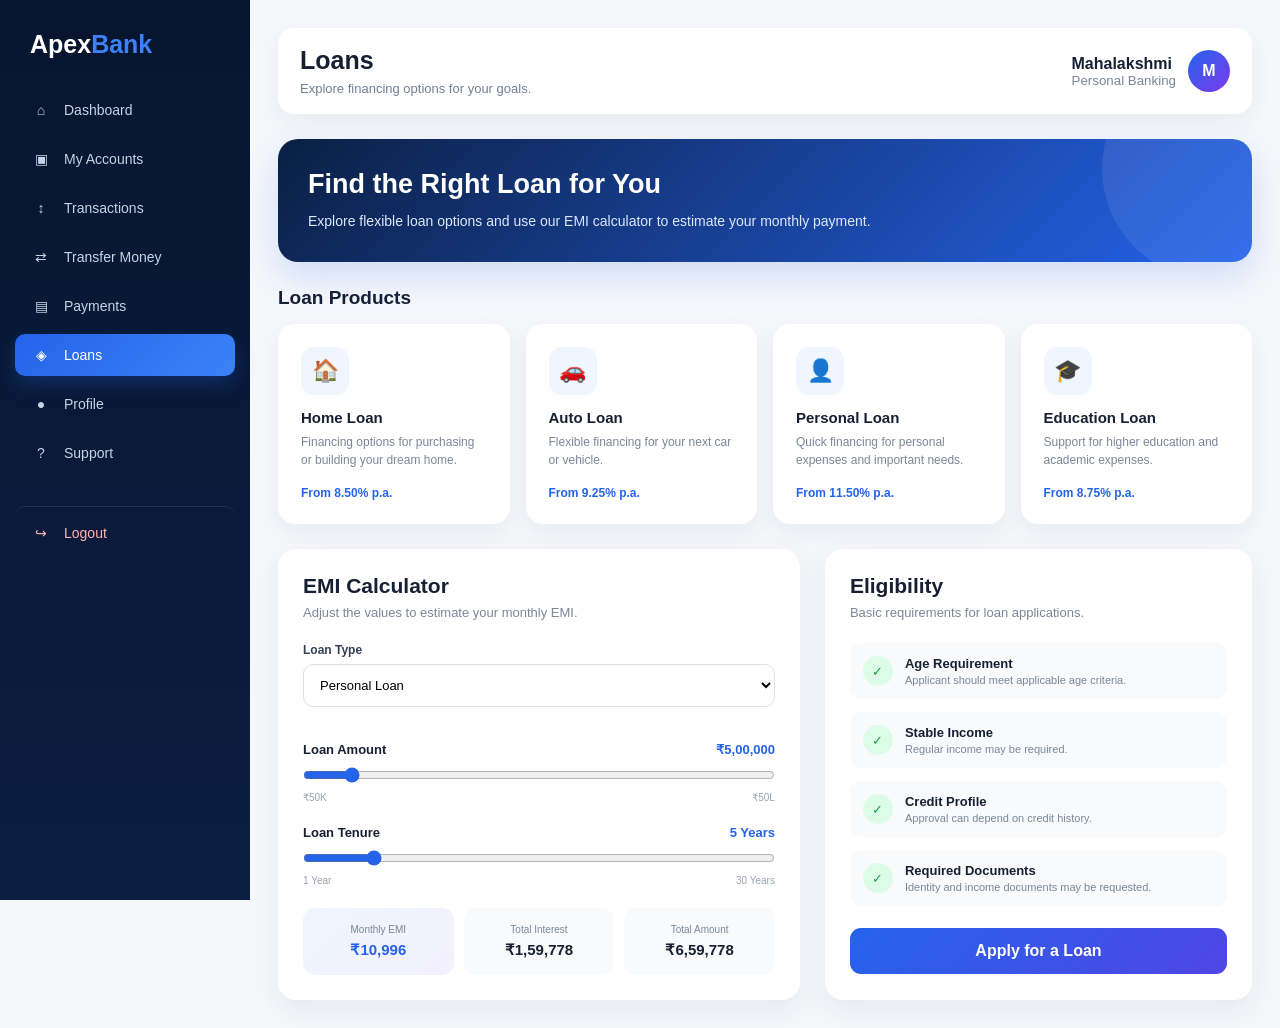
<file: loans.html>
<!DOCTYPE html>
<html lang="en">
<head>
    <meta charset="UTF-8">
    <meta name="viewport" content="width=device-width, initial-scale=1.0">

    <title>Loans | ApexBank</title>

    <link rel="stylesheet" href="../css/style.css">
    <link rel="stylesheet" href="../css/3d.css">
    <link rel="stylesheet" href="../css/responsive.css">

    <style>
        * {
            box-sizing: border-box;
        }

        body {
            margin: 0;
            font-family: Arial, Helvetica, sans-serif;
            background: #f5f7fb;
            color: #172033;
        }

        .dashboard-layout {
            display: flex;
            min-height: 100vh;
        }

        /* SIDEBAR */

        .sidebar {
            width: 250px;
            min-height: 100vh;
            position: fixed;
            left: 0;
            top: 0;
            bottom: 0;
            z-index: 100;
            padding: 25px 15px;
            background: linear-gradient(180deg, #07152f, #0b1f43);
            color: white;
        }

        .sidebar-logo {
            padding: 5px 15px 30px;
            font-size: 25px;
            font-weight: 800;
        }

        .sidebar-logo span {
            color: #3b82f6;
        }

        .sidebar-menu {
            display: flex;
            flex-direction: column;
            gap: 7px;
        }

        .sidebar-menu a {
            display: flex;
            align-items: center;
            gap: 12px;
            padding: 13px 15px;
            border-radius: 10px;
            color: #c8d2e5;
            text-decoration: none;
            font-size: 14px;
            transition: .3s;
        }

        .sidebar-menu a:hover {
            background: rgba(255,255,255,.08);
            color: white;
            transform: translateX(4px);
        }

        .sidebar-menu a.active {
            color: white;
            background: linear-gradient(135deg, #2563eb, #3b82f6);
            box-shadow: 0 8px 20px rgba(37,99,235,.25);
        }

        .menu-icon {
            width: 22px;
            text-align: center;
        }

        .logout-link {
            margin-top: 25px;
            padding-top: 18px !important;
            border-top: 1px solid rgba(255,255,255,.1);
            color: #ffb4b4 !important;
        }

        /* MAIN */

        .main-content {
            width: calc(100% - 250px);
            margin-left: 250px;
            padding: 28px;
        }

        .topbar {
            display: flex;
            align-items: center;
            justify-content: space-between;
            padding: 18px 22px;
            margin-bottom: 25px;
            background: white;
            border-radius: 16px;
            box-shadow: 0 8px 25px rgba(20,35,60,.06);
        }

        .topbar h1 {
            margin: 0;
            font-size: 25px;
        }

        .topbar p {
            margin: 6px 0 0;
            color: #718096;
            font-size: 13px;
        }

        .user-profile {
            display: flex;
            align-items: center;
            gap: 12px;
        }

        .avatar {
            width: 42px;
            height: 42px;
            display: grid;
            place-items: center;
            border-radius: 50%;
            background: linear-gradient(135deg,#2563eb,#7c3aed);
            color: white;
            font-weight: bold;
        }

        /* HERO */

        .loan-hero {
            position: relative;
            overflow: hidden;
            padding: 30px;
            margin-bottom: 25px;
            border-radius: 20px;
            background: linear-gradient(135deg,#0b1f43,#2563eb);
            color: white;
            box-shadow: 0 15px 35px rgba(37,99,235,.18);
        }

        .loan-hero::after {
            content: "";
            position: absolute;
            width: 220px;
            height: 220px;
            right: -70px;
            top: -80px;
            border-radius: 50%;
            background: rgba(255,255,255,.08);
        }

        .loan-hero h2 {
            margin: 0 0 10px;
            font-size: 27px;
            position: relative;
            z-index: 1;
        }

        .loan-hero p {
            max-width: 650px;
            margin: 0;
            color: #dce8ff;
            line-height: 1.6;
            font-size: 14px;
            position: relative;
            z-index: 1;
        }

        /* LOAN CARDS */

        .section-title {
            margin: 0 0 15px;
            font-size: 19px;
        }

        .loan-types {
            display: grid;
            grid-template-columns: repeat(4,1fr);
            gap: 16px;
            margin-bottom: 25px;
        }

        .loan-card {
            padding: 21px;
            background: white;
            border-radius: 17px;
            box-shadow: 0 8px 25px rgba(20,35,60,.06);
            transition: .3s;
            border: 2px solid transparent;
        }

        .loan-card:hover {
            transform: translateY(-5px);
            border-color: #2563eb;
        }

        .loan-icon {
            width: 48px;
            height: 48px;
            display: grid;
            place-items: center;
            margin-bottom: 14px;
            border-radius: 13px;
            background: #eff6ff;
            font-size: 22px;
        }

        .loan-card h3 {
            margin: 0 0 7px;
            font-size: 15px;
        }

        .loan-card p {
            margin: 0 0 14px;
            color: #7b8798;
            font-size: 12px;
            line-height: 1.5;
        }

        .loan-rate {
            color: #2563eb;
            font-size: 12px;
            font-weight: 700;
        }

        /* CONTENT GRID */

        .content-grid {
            display: grid;
            grid-template-columns: 1.1fr .9fr;
            gap: 25px;
        }

        .card {
            padding: 25px;
            background: white;
            border-radius: 18px;
            box-shadow: 0 10px 30px rgba(25,40,70,.07);
        }

        .card-header {
            margin-bottom: 23px;
        }

        .card-header h2 {
            margin: 0 0 7px;
            font-size: 21px;
        }

        .card-header p {
            margin: 0;
            color: #7b8798;
            font-size: 13px;
        }

        /* CALCULATOR */

        .range-group {
            margin-bottom: 22px;
        }

        .range-label {
            display: flex;
            align-items: center;
            justify-content: space-between;
            margin-bottom: 10px;
            font-size: 13px;
            font-weight: 700;
        }

        .range-value {
            color: #2563eb;
        }

        input[type="range"] {
            width: 100%;
            accent-color: #2563eb;
            cursor: pointer;
        }

        .range-minmax {
            display: flex;
            justify-content: space-between;
            color: #98a2b3;
            font-size: 10px;
            margin-top: 5px;
        }

        .loan-select {
            width: 100%;
            padding: 13px;
            border: 1px solid #dbe2ea;
            border-radius: 11px;
            outline: none;
            margin-bottom: 20px;
            font-size: 14px;
            background: white;
        }

        .calculator-result {
            display: grid;
            grid-template-columns: repeat(3,1fr);
            gap: 10px;
            margin-top: 20px;
        }

        .result-box {
            padding: 16px 10px;
            border-radius: 12px;
            background: #f8fafc;
            text-align: center;
        }

        .result-box small {
            display: block;
            color: #7b8798;
            font-size: 10px;
            margin-bottom: 6px;
        }

        .result-box strong {
            color: #172033;
            font-size: 15px;
        }

        .result-box.highlight {
            background: linear-gradient(135deg,#eff6ff,#f3f0ff);
        }

        .result-box.highlight strong {
            color: #2563eb;
        }

        /* ELIGIBILITY */

        .eligibility-list {
            display: flex;
            flex-direction: column;
            gap: 13px;
            margin-bottom: 22px;
        }

        .eligibility-item {
            display: flex;
            align-items: center;
            gap: 12px;
            padding: 13px;
            border-radius: 11px;
            background: #f8fafc;
        }

        .check-icon {
            width: 30px;
            height: 30px;
            display: grid;
            place-items: center;
            border-radius: 50%;
            background: #dcfce7;
            color: #16a34a;
            font-size: 13px;
        }

        .eligibility-item strong {
            display: block;
            font-size: 13px;
        }

        .eligibility-item small {
            display: block;
            margin-top: 3px;
            color: #7b8798;
            font-size: 11px;
        }

        .apply-btn {
            width: 100%;
            padding: 14px;
            border: none;
            border-radius: 11px;
            background: linear-gradient(135deg,#2563eb,#4f46e5);
            color: white;
            font-weight: 700;
            cursor: pointer;
            transition: .3s;
        }

        .apply-btn:hover {
            transform: translateY(-2px);
            box-shadow: 0 10px 22px rgba(37,99,235,.25);
        }

        /* APPLICATION */

        .modal {
            display: none;
            position: fixed;
            inset: 0;
            z-index: 999;
            align-items: center;
            justify-content: center;
            padding: 20px;
            background: rgba(5,15,35,.65);
            backdrop-filter: blur(5px);
        }

        .modal.show {
            display: flex;
        }

        .application-box {
            width: min(500px,100%);
            max-height: 90vh;
            overflow-y: auto;
            padding: 28px;
            border-radius: 20px;
            background: white;
            animation: modalIn .35s ease;
        }

        @keyframes modalIn {
            from {
                opacity: 0;
                transform: translateY(25px) scale(.95);
            }

            to {
                opacity: 1;
                transform: translateY(0) scale(1);
            }
        }

        .modal-header {
            display: flex;
            justify-content: space-between;
            align-items: center;
            margin-bottom: 20px;
        }

        .modal-header h2 {
            margin: 0;
            font-size: 20px;
        }

        .close-btn {
            border: none;
            background: #f1f5f9;
            width: 34px;
            height: 34px;
            border-radius: 50%;
            cursor: pointer;
            font-size: 18px;
        }

        .form-group {
            margin-bottom: 15px;
        }

        .form-group label {
            display: block;
            margin-bottom: 7px;
            color: #344054;
            font-size: 12px;
            font-weight: 700;
        }

        .form-control,
        .form-group select {
            width: 100%;
            padding: 12px;
            border: 1px solid #dbe2ea;
            border-radius: 10px;
            outline: none;
            font-size: 13px;
        }

        .form-control:focus,
        .form-group select:focus {
            border-color: #2563eb;
            box-shadow: 0 0 0 4px rgba(37,99,235,.08);
        }

        .form-row {
            display: grid;
            grid-template-columns: 1fr 1fr;
            gap: 13px;
        }

        .submit-application {
            width: 100%;
            padding: 13px;
            border: none;
            border-radius: 10px;
            background: #172033;
            color: white;
            font-weight: 700;
            cursor: pointer;
        }

        /* SUCCESS */

        .success-state {
            display: none;
            text-align: center;
            padding: 25px 5px;
        }

        .success-state.show {
            display: block;
        }

        .success-icon {
            width: 65px;
            height: 65px;
            display: grid;
            place-items: center;
            margin: 0 auto 15px;
            border-radius: 50%;
            background: #dcfce7;
            color: #16a34a;
            font-size: 30px;
        }

        .success-state h2 {
            margin: 0 0 8px;
        }

        .success-state p {
            color: #718096;
            font-size: 13px;
            line-height: 1.5;
        }

        @media (max-width: 1100px) {
            .loan-types {
                grid-template-columns: repeat(2,1fr);
            }

            .content-grid {
                grid-template-columns: 1fr;
            }
        }

        @media (max-width: 900px) {
            .sidebar {
                width: 210px;
            }

            .main-content {
                width: calc(100% - 210px);
                margin-left: 210px;
                padding: 20px;
            }
        }

        @media (max-width: 700px) {
            .dashboard-layout {
                display: block;
            }

            .sidebar {
                position: static;
                width: 100%;
                min-height: auto;
            }

            .sidebar-logo {
                text-align: center;
            }

            .sidebar-menu {
                display: grid;
                grid-template-columns: repeat(2,1fr);
            }

            .logout-link {
                margin-top: 5px;
            }

            .main-content {
                width: 100%;
                margin-left: 0;
                padding: 15px;
            }

            .topbar {
                padding: 15px;
            }

            .topbar h1 {
                font-size: 20px;
            }

            .user-profile {
                display: none;
            }

            .loan-types {
                grid-template-columns: 1fr 1fr;
            }

            .calculator-result {
                grid-template-columns: 1fr;
            }

            .card {
                padding: 18px;
            }
        }

        @media (max-width: 450px) {
            .sidebar-menu {
                grid-template-columns: 1fr;
            }

            .loan-types {
                grid-template-columns: 1fr;
            }

            .form-row {
                grid-template-columns: 1fr;
            }

            .loan-hero {
                padding: 22px;
            }

            .loan-hero h2 {
                font-size: 22px;
            }
        }
    </style>
</head>

<body>

<div class="dashboard-layout">

    <!-- SIDEBAR -->

    <aside class="sidebar">

        <div class="sidebar-logo">
            Apex<span>Bank</span>
        </div>

        <nav class="sidebar-menu">

            <a href="dashboard.html">
                <span class="menu-icon">⌂</span>
                Dashboard
            </a>

            <a href="accounts.html">
                <span class="menu-icon">▣</span>
                My Accounts
            </a>

            <a href="transactions.html">
                <span class="menu-icon">↕</span>
                Transactions
            </a>

            <a href="transfer.html">
                <span class="menu-icon">⇄</span>
                Transfer Money
            </a>

            <a href="payments.html">
                <span class="menu-icon">▤</span>
                Payments
            </a>

            <a href="loans.html" class="active">
                <span class="menu-icon">◈</span>
                Loans
            </a>

            <a href="profile.html">
                <span class="menu-icon">●</span>
                Profile
            </a>

            <a href="support.html">
                <span class="menu-icon">?</span>
                Support
            </a>

            <a href="login.html" class="logout-link" id="logoutBtn">
                <span class="menu-icon">↪</span>
                Logout
            </a>

        </nav>

    </aside>


    <!-- MAIN -->

    <main class="main-content">

        <div class="topbar">

            <div>
                <h1>Loans</h1>
                <p>Explore financing options for your goals.</p>
            </div>

            <div class="user-profile">

                <div>
                    <strong>Mahalakshmi</strong>

                    <small style="display:block;color:#7b8798;">
                        Personal Banking
                    </small>
                </div>

                <div class="avatar">
                    M
                </div>

            </div>

        </div>


        <!-- HERO -->

        <section class="loan-hero">

            <h2>
                Find the Right Loan for You
            </h2>

            <p>
                Explore flexible loan options and use our
                EMI calculator to estimate your monthly payment.
            </p>

        </section>


        <!-- LOAN TYPES -->

        <h2 class="section-title">
            Loan Products
        </h2>

        <section class="loan-types">

            <div class="loan-card">

                <div class="loan-icon">
                    🏠
                </div>

                <h3>
                    Home Loan
                </h3>

                <p>
                    Financing options for purchasing
                    or building your dream home.
                </p>

                <span class="loan-rate">
                    From 8.50% p.a.
                </span>

            </div>


            <div class="loan-card">

                <div class="loan-icon">
                    🚗
                </div>

                <h3>
                    Auto Loan
                </h3>

                <p>
                    Flexible financing for your
                    next car or vehicle.
                </p>

                <span class="loan-rate">
                    From 9.25% p.a.
                </span>

            </div>


            <div class="loan-card">

                <div class="loan-icon">
                    👤
                </div>

                <h3>
                    Personal Loan
                </h3>

                <p>
                    Quick financing for personal
                    expenses and important needs.
                </p>

                <span class="loan-rate">
                    From 11.50% p.a.
                </span>

            </div>


            <div class="loan-card">

                <div class="loan-icon">
                    🎓
                </div>

                <h3>
                    Education Loan
                </h3>

                <p>
                    Support for higher education
                    and academic expenses.
                </p>

                <span class="loan-rate">
                    From 8.75% p.a.
                </span>

            </div>

        </section>


        <!-- CALCULATOR + ELIGIBILITY -->

        <div class="content-grid">

            <!-- EMI CALCULATOR -->

            <section class="card">

                <div class="card-header">

                    <h2>
                        EMI Calculator
                    </h2>

                    <p>
                        Adjust the values to estimate your monthly EMI.
                    </p>

                </div>


                <div class="form-group">

                    <label>
                        Loan Type
                    </label>

                    <select id="loanType" class="loan-select">

                        <option value="11.5">
                            Personal Loan
                        </option>

                        <option value="8.5">
                            Home Loan
                        </option>

                        <option value="9.25">
                            Auto Loan
                        </option>

                        <option value="8.75">
                            Education Loan
                        </option>

                    </select>

                </div>


                <!-- AMOUNT -->

                <div class="range-group">

                    <div class="range-label">

                        <span>
                            Loan Amount
                        </span>

                        <span
                            class="range-value"
                            id="loanAmountValue">
                            ₹5,00,000
                        </span>

                    </div>

                    <input
                        type="range"
                        id="loanAmount"
                        min="50000"
                        max="5000000"
                        step="50000"
                        value="500000"
                    >

                    <div class="range-minmax">

                        <span>₹50K</span>

                        <span>₹50L</span>

                    </div>

                </div>


                <!-- TENURE -->

                <div class="range-group">

                    <div class="range-label">

                        <span>
                            Loan Tenure
                        </span>

                        <span
                            class="range-value"
                            id="tenureValue">
                            5 Years
                        </span>

                    </div>

                    <input
                        type="range"
                        id="tenure"
                        min="1"
                        max="30"
                        step="1"
                        value="5"
                    >

                    <div class="range-minmax">

                        <span>1 Year</span>

                        <span>30 Years</span>

                    </div>

                </div>


                <!-- RESULT -->

                <div class="calculator-result">

                    <div class="result-box highlight">

                        <small>
                            Monthly EMI
                        </small>

                        <strong id="emiValue">
                            ₹10,992
                        </strong>

                    </div>


                    <div class="result-box">

                        <small>
                            Total Interest
                        </small>

                        <strong id="interestValue">
                            ₹1,59,520
                        </strong>

                    </div>


                    <div class="result-box">

                        <small>
                            Total Amount
                        </small>

                        <strong id="totalValue">
                            ₹6,59,520
                        </strong>

                    </div>

                </div>

            </section>


            <!-- ELIGIBILITY -->

            <section class="card">

                <div class="card-header">

                    <h2>
                        Eligibility
                    </h2>

                    <p>
                        Basic requirements for loan applications.
                    </p>

                </div>


                <div class="eligibility-list">

                    <div class="eligibility-item">

                        <div class="check-icon">
                            ✓
                        </div>

                        <div>

                            <strong>
                                Age Requirement
                            </strong>

                            <small>
                                Applicant should meet applicable age criteria.
                            </small>

                        </div>

                    </div>


                    <div class="eligibility-item">

                        <div class="check-icon">
                            ✓
                        </div>

                        <div>

                            <strong>
                                Stable Income
                            </strong>

                            <small>
                                Regular income may be required.
                            </small>

                        </div>

                    </div>


                    <div class="eligibility-item">

                        <div class="check-icon">
                            ✓
                        </div>

                        <div>

                            <strong>
                                Credit Profile
                            </strong>

                            <small>
                                Approval can depend on credit history.
                            </small>

                        </div>

                    </div>


                    <div class="eligibility-item">

                        <div class="check-icon">
                            ✓
                        </div>

                        <div>

                            <strong>
                                Required Documents
                            </strong>

                            <small>
                                Identity and income documents may be requested.
                            </small>

                        </div>

                    </div>

                </div>


                <button
                    class="apply-btn"
                    id="openApplication">
                    Apply for a Loan
                </button>

            </section>

        </div>

    </main>

</div>


<!-- APPLICATION MODAL -->

<div class="modal" id="applicationModal">

    <div class="application-box">

        <div class="modal-header">

            <h2>
                Loan Application
            </h2>

            <button
                class="close-btn"
                id="closeApplication">
                ×
            </button>

        </div>


        <form id="loanForm">

            <div class="form-group">

                <label>
                    Loan Type
                </label>

                <select id="applicationLoan">

                    <option>
                        Personal Loan
                    </option>

                    <option>
                        Home Loan
                    </option>

                    <option>
                        Auto Loan
                    </option>

                    <option>
                        Education Loan
                    </option>

                </select>

            </div>


            <div class="form-row">

                <div class="form-group">

                    <label>
                        Full Name
                    </label>

                    <input
                        type="text"
                        id="fullName"
                        class="form-control"
                        placeholder="Enter your name"
                        required
                    >

                </div>


                <div class="form-group">

                    <label>
                        Phone Number
                    </label>

                    <input
                        type="tel"
                        id="phone"
                        class="form-control"
                        placeholder="Enter phone number"
                        required
                    >

                </div>

            </div>


            <div class="form-group">

                <label>
                    Employment Type
                </label>

                <select id="employment">

                    <option value="">
                        Select employment type
                    </option>

                    <option>
                        Salaried
                    </option>

                    <option>
                        Self Employed
                    </option>

                    <option>
                        Student
                    </option>

                </select>

            </div>


            <div class="form-group">

                <label>
                    Requested Loan Amount
                </label>

                <input
                    type="number"
                    id="requestedAmount"
                    class="form-control"
                    placeholder="Enter amount"
                    min="1000"
                    required
                >

            </div>


            <button
                type="submit"
                class="submit-application">
                Submit Application
            </button>

        </form>


        <!-- SUCCESS -->

        <div class="success-state" id="successState">

            <div class="success-icon">
                ✓
            </div>

            <h2>
                Application Submitted
            </h2>

            <p>
                Your demo loan application has been
                submitted successfully.
            </p>

            <p>
                Reference ID:
                <strong id="loanReference">
                    APX000000
                </strong>
            </p>

            <button
                class="submit-application"
                onclick="closeModal()">
                Done
            </button>

        </div>

    </div>

</div>


<script>

    /* ELEMENTS */

    const loanAmount =
        document.getElementById("loanAmount");

    const tenure =
        document.getElementById("tenure");

    const loanType =
        document.getElementById("loanType");

    const loanAmountValue =
        document.getElementById("loanAmountValue");

    const tenureValue =
        document.getElementById("tenureValue");

    const emiValue =
        document.getElementById("emiValue");

    const interestValue =
        document.getElementById("interestValue");

    const totalValue =
        document.getElementById("totalValue");


    /* CURRENCY */

    function money(value) {

        return "₹" + Math.round(value)
            .toLocaleString("en-IN");

    }


    /* EMI CALCULATOR */

    function calculateEMI() {

        const principal =
            Number(loanAmount.value);

        const years =
            Number(tenure.value);

        const annualRate =
            Number(loanType.value);

        const months =
            years * 12;

        const monthlyRate =
            annualRate / 12 / 100;


        let emi;


        if (monthlyRate === 0) {

            emi =
                principal / months;

        } else {

            emi =
                principal *
                monthlyRate *
                Math.pow(
                    1 + monthlyRate,
                    months
                ) /
                (
                    Math.pow(
                        1 + monthlyRate,
                        months
                    ) - 1
                );

        }


        const total =
            emi * months;

        const interest =
            total - principal;


        loanAmountValue.textContent =
            money(principal);

        tenureValue.textContent =
            years + (years === 1 ? " Year" : " Years");

        emiValue.textContent =
            money(emi);

        interestValue.textContent =
            money(interest);

        totalValue.textContent =
            money(total);

    }


    loanAmount.addEventListener(
        "input",
        calculateEMI
    );

    tenure.addEventListener(
        "input",
        calculateEMI
    );

    loanType.addEventListener(
        "change",
        calculateEMI
    );


    calculateEMI();


    /* APPLICATION MODAL */

    const applicationModal =
        document.getElementById("applicationModal");

    const openApplication =
        document.getElementById("openApplication");

    const closeApplication =
        document.getElementById("closeApplication");


    openApplication.addEventListener(
        "click",
        function () {

            applicationModal.classList.add("show");

        }
    );


    closeApplication.addEventListener(
        "click",
        closeModal
    );


    function closeModal() {

        applicationModal.classList.remove("show");

        document.getElementById("loanForm").style.display =
            "block";

        document.getElementById("successState")
            .classList.remove("show");

        document.getElementById("loanForm").reset();

    }


    /* FORM SUBMIT */

    document
        .getElementById("loanForm")
        .addEventListener(
            "submit",
            function (event) {

                event.preventDefault();


                const reference =
                    "APX" +
                    Math.floor(
                        100000 +
                        Math.random() * 900000
                    );


                document.getElementById(
                    "loanReference"
                ).textContent = reference;


                this.style.display = "none";


                document.getElementById(
                    "successState"
                ).classList.add("show");

            }
        );


    /* CLOSE WHEN CLICKING OUTSIDE */

    applicationModal.addEventListener(
        "click",
        function (event) {

            if (event.target === applicationModal) {

                closeModal();

            }

        }
    );


    /* LOGOUT */

    document
        .getElementById("logoutBtn")
        .addEventListener(
            "click",
            function () {

                localStorage.removeItem(
                    "apexBankUser"
                );

            }
        );

</script>

</body>
</html>
</file>
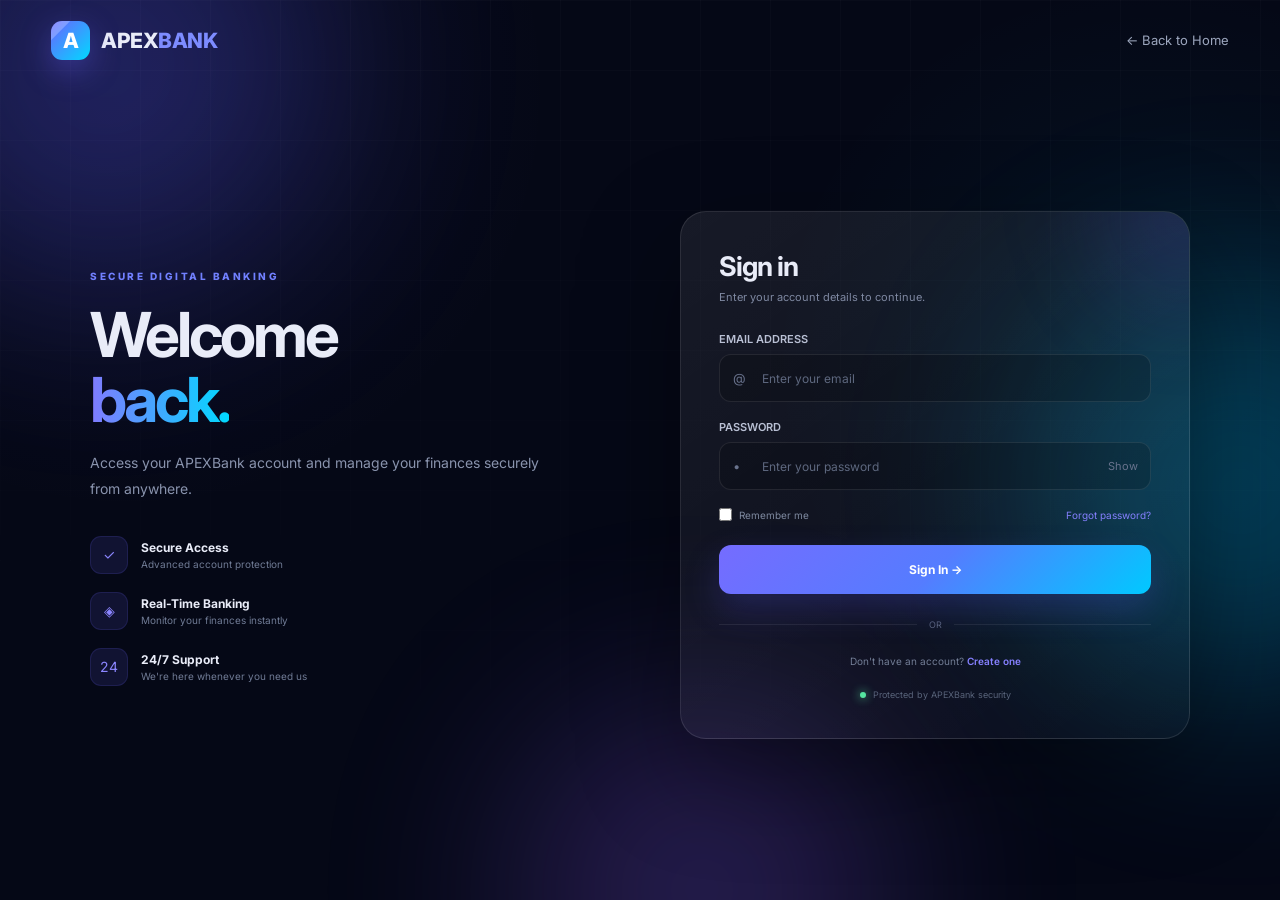
<file: login.html>
<!DOCTYPE html>
<html lang="en">

<head>
    <meta charset="UTF-8">
    <meta name="viewport" content="width=device-width, initial-scale=1.0">

    <title>APEXBANK | Secure Login</title>

    <link rel="preconnect" href="https://fonts.googleapis.com">
    <link rel="preconnect" href="https://fonts.gstatic.com" crossorigin>

    <link
        href="https://fonts.googleapis.com/css2?family=Inter:wght@400;500;600;700;800&display=swap"
        rel="stylesheet"
    >

    <!-- IMPORTANT: login.html is in the same folder as css -->
    <link rel="stylesheet" href="css/style.css">

    <style>

        /* =====================================================
           LOGIN PAGE
           ===================================================== */

        .login-page {
            min-height: 100vh;
            display: flex;
            flex-direction: column;
        }

        .login-navbar {
            width: min(1200px, 92%);
            height: 80px;
            margin: auto;

            display: flex;
            align-items: center;
            justify-content: space-between;
        }

        .back-home {
            color: #9ca6bd;
            font-size: 13px;
            transition: 0.3s;
        }

        .back-home:hover {
            color: white;
            transform: translateX(-3px);
        }

        /* =====================================================
           MAIN
           ===================================================== */

        .login-container {
            flex: 1;

            width: min(1100px, 92%);
            margin: auto;

            display: grid;
            grid-template-columns: 1fr 1fr;

            align-items: center;

            gap: 80px;

            padding: 50px 0 80px;
        }

        /* =====================================================
           LEFT CONTENT
           ===================================================== */

        .login-info {
            position: relative;
        }

        .login-info h1 {
            font-size: clamp(40px, 5vw, 62px);
            line-height: 1.05;
            letter-spacing: -3px;

            margin: 18px 0;
        }

        .login-info h1 span {
            background:
                linear-gradient(
                    90deg,
                    #817aff,
                    #00d9ff
                );

            -webkit-background-clip: text;
            background-clip: text;

            color: transparent;
        }

        .login-info > p {
            max-width: 480px;

            color: #8993ad;

            font-size: 14px;
            line-height: 1.8;
        }

        /* =====================================================
           SECURITY POINTS
           ===================================================== */

        .security-points {
            display: flex;
            flex-direction: column;

            gap: 18px;

            margin-top: 35px;
        }

        .security-point {
            display: flex;
            align-items: center;

            gap: 13px;
        }

        .security-icon {
            width: 38px;
            height: 38px;

            display: grid;
            place-items: center;

            border-radius: 11px;

            background: rgba(108, 99, 255, 0.12);

            border:
                1px solid rgba(108, 99, 255, 0.15);

            color: #8c86ff;

            font-size: 14px;
        }

        .security-point strong {
            display: block;

            font-size: 12px;
        }

        .security-point span {
            display: block;

            color: #707b95;

            font-size: 10px;

            margin-top: 3px;
        }

        /* =====================================================
           LOGIN CARD
           ===================================================== */

        .login-card {
            position: relative;

            padding: 38px;

            border:
                1px solid rgba(255,255,255,0.11);

            border-radius: 26px;

            background:
                linear-gradient(
                    145deg,
                    rgba(255,255,255,0.075),
                    rgba(255,255,255,0.025)
                );

            box-shadow:
                0 35px 100px rgba(0,0,0,0.35);


            overflow: hidden;
        }

        .login-card::before {
            content: "";

            position: absolute;

            width: 180px;
            height: 180px;

            right: -90px;
            top: -90px;

            border-radius: 50%;

            background:
                rgba(108,99,255,0.16);

            filter: blur(50px);

            pointer-events: none;
        }

        .login-card-header {
            position: relative;
            z-index: 2;
        }

        .login-card-header h2 {
            font-size: 27px;
            letter-spacing: -1px;
        }

        .login-card-header p {
            margin-top: 7px;

            color: #7f89a2;

            font-size: 11px;
        }

        /* =====================================================
           FORM
           ===================================================== */

        .login-form {
            position: relative;

            z-index: 2;

            margin-top: 28px;
        }

        .form-group {
            margin-bottom: 18px;
        }

        .form-group label {
            display: block;

            margin-bottom: 8px;

            color: #b9c0d4;

            font-size: 11px;
            font-weight: 600;
        }

        .input-wrapper {
            position: relative;
        }

        .input-icon {
            position: absolute;

            left: 14px;
            top: 50%;

            transform: translateY(-50%);

            color: #69738d;

            font-size: 13px;

            z-index: 2;
        }

        .form-input {
            width: 100%;
            height: 48px;

            padding:
                0 45px 0 42px;

            border:
                1px solid rgba(255,255,255,0.09);

            border-radius: 12px;

            outline: none;

            background:
                rgba(0,0,0,0.18);

            color: white;

            font-size: 12px;

            transition: 0.3s;
        }

        .form-input::placeholder {
            color: #5e687f;
        }

        .form-input:focus {
            border-color:
                rgba(113,105,255,0.7);

            box-shadow:
                0 0 0 3px
                rgba(108,99,255,0.08);
        }

        /* =====================================================
           PASSWORD
           ===================================================== */

        .password-toggle {
            position: absolute;

            right: 13px;
            top: 50%;

            transform: translateY(-50%);

            border: 0;

            background: transparent;

            color: #69738d;

            font-size: 11px;

            z-index: 3;
        }

        .password-toggle:hover {
            color: #9d9aff;
        }

        /* =====================================================
           OPTIONS
           ===================================================== */

        .form-options {
            display: flex;

            justify-content: space-between;
            align-items: center;

            margin:
                7px 0 24px;
        }

        .remember {
            display: flex;

            align-items: center;

            gap: 7px;

            color: #7e899f;

            font-size: 10px;
        }

        .remember input {
            accent-color: #6c63ff;
        }

        .forgot {
            color: #8580ff;

            font-size: 10px;
        }

        .forgot:hover {
            color: #a8acff;
        }

        /* =====================================================
           LOGIN BUTTON
           ===================================================== */

        .login-submit {
            width: 100%;
            height: 49px;

            border: 0;

            border-radius: 12px;

            background:
                linear-gradient(
                    135deg,
                    #756cff,
                    #557cff,
                    #00c9ff
                );

            color: white;

            font-size: 12px;
            font-weight: 700;

            box-shadow:
                0 15px 35px
                rgba(89,91,255,0.22);

            transition:
                transform 0.3s,
                box-shadow 0.3s;
        }

        .login-submit:hover {
            transform:
                translateY(-2px);

            box-shadow:
                0 20px 45px
                rgba(89,91,255,0.35);
        }

        .login-submit:disabled {
            opacity: 0.7;
            cursor: not-allowed;
            transform: none;
        }

        /* =====================================================
           DIVIDER
           ===================================================== */

        .divider-login {
            display: flex;

            align-items: center;

            gap: 12px;

            margin: 25px 0;

            color: #59637b;

            font-size: 9px;
        }

        .divider-login::before,
        .divider-login::after {
            content: "";

            height: 1px;

            flex: 1;

            background:
                rgba(255,255,255,0.08);
        }

        /* =====================================================
           SIGN UP
           ===================================================== */

        .signup-text {
            text-align: center;

            color: #737e96;

            font-size: 10px;
        }

        .signup-text a {
            color: #8580ff;

            font-weight: 600;

            transition: 0.3s;
        }

        .signup-text a:hover {
            color: #b0b2ff;
        }

        /* =====================================================
           SECURE NOTE
           ===================================================== */

        .secure-note {
            display: flex;

            justify-content: center;
            align-items: center;

            gap: 7px;

            margin-top: 22px;

            color: #59647b;

            font-size: 9px;
        }

        .secure-dot {
            width: 6px;
            height: 6px;

            border-radius: 50%;

            background: #55e5a0;

            box-shadow:
                0 0 10px #55e5a0;
        }

        /* =====================================================
           ERROR MESSAGE
           ===================================================== */

        .login-message {
            display: none;

            margin-bottom: 18px;

            padding: 11px 13px;

            border-radius: 10px;

            border:
                1px solid rgba(255,90,110,0.2);

            background:
                rgba(255,90,110,0.06);

            color: #ff8d9d;

            font-size: 10px;

            line-height: 1.5;
        }

        .login-message.show {
            display: block;
        }

        /* =====================================================
           SUCCESS MESSAGE
           ===================================================== */

        .login-success {
            display: none;

            margin-bottom: 18px;

            padding: 11px 13px;

            border-radius: 10px;

            border:
                1px solid rgba(89,230,161,0.2);

            background:
                rgba(89,230,161,0.06);

            color: #59e6a1;

            font-size: 10px;
        }

        .login-success.show {
            display: block;
        }

        /* =====================================================
           MOBILE
           ===================================================== */

        @media (max-width: 800px) {

            .login-container {
                grid-template-columns: 1fr;

                max-width: 550px;

                gap: 45px;

                padding-top: 30px;
            }

            .login-info {
                text-align: center;
            }

            .login-info > p {
                margin-left: auto;
                margin-right: auto;
            }

            .security-points {
                align-items: flex-start;

                width: max-content;

                max-width: 100%;

                margin-left: auto;
                margin-right: auto;

                text-align: left;
            }
        }

        @media (max-width: 500px) {

            .login-navbar {
                height: 70px;
            }

            .login-info h1 {
                font-size: 40px;

                letter-spacing: -2px;
            }

            .login-card {
                padding: 25px 20px;

                border-radius: 21px;
            }

            .login-container {
                padding-bottom: 40px;
            }

            .back-home {
                font-size: 11px;
            }
        }

    </style>
</head>

<body>

    <!-- Background -->

    <div class="background">

        <div class="orb orb-one"></div>
        <div class="orb orb-two"></div>
        <div class="orb orb-three"></div>

    </div>


    <div class="login-page">

        <!-- Navbar -->

        <header class="login-navbar">

            <a href="index.html" class="logo">

                <span class="logo-icon">
                    A
                </span>

                <span>
                    APEX<span>BANK</span>
                </span>

            </a>

            <a href="index.html" class="back-home">
                ← Back to Home
            </a>

        </header>


        <!-- Main -->

        <main class="login-container">

            <!-- Information -->

            <section class="login-info">

                <span class="section-label">
                    SECURE DIGITAL BANKING
                </span>

                <h1>
                    Welcome
                    <br>
                    <span>back.</span>
                </h1>

                <p>
                    Access your APEXBank account and manage
                    your finances securely from anywhere.
                </p>


                <div class="security-points">

                    <div class="security-point">

                        <div class="security-icon">
                            ✓
                        </div>

                        <div>

                            <strong>
                                Secure Access
                            </strong>

                            <span>
                                Advanced account protection
                            </span>

                        </div>

                    </div>


                    <div class="security-point">

                        <div class="security-icon">
                            ◈
                        </div>

                        <div>

                            <strong>
                                Real-Time Banking
                            </strong>

                            <span>
                                Monitor your finances instantly
                            </span>

                        </div>

                    </div>


                    <div class="security-point">

                        <div class="security-icon">
                            24
                        </div>

                        <div>

                            <strong>
                                24/7 Support
                            </strong>

                            <span>
                                We're here whenever you need us
                            </span>

                        </div>

                    </div>

                </div>

            </section>


            <!-- Login Card -->

            <section class="login-card">

                <div class="login-card-header">

                    <h2>
                        Sign in
                    </h2>

                    <p>
                        Enter your account details to continue.
                    </p>

                </div>


                <form
                    class="login-form"
                    id="loginForm"
                    novalidate
                >

                    <!-- Message -->

                    <div
                        class="login-message"
                        id="loginMessage"
                    ></div>

                    <div
                        class="login-success"
                        id="loginSuccess"
                    ></div>


                    <!-- Email -->

                    <div class="form-group">

                        <label for="email">
                            EMAIL ADDRESS
                        </label>

                        <div class="input-wrapper">

                            <span class="input-icon">
                                @
                            </span>

                            <input
                                type="email"
                                id="email"
                                class="form-input"
                                placeholder="Enter your email"
                                autocomplete="email"
                                required
                            >

                        </div>

                    </div>


                    <!-- Password -->

                    <div class="form-group">

                        <label for="password">
                            PASSWORD
                        </label>

                        <div class="input-wrapper">

                            <span class="input-icon">
                                •
                            </span>

                            <input
                                type="password"
                                id="password"
                                class="form-input"
                                placeholder="Enter your password"
                                autocomplete="current-password"
                                required
                            >

                            <button
                                type="button"
                                class="password-toggle"
                                id="togglePassword"
                            >
                                Show
                            </button>

                        </div>

                    </div>


                    <!-- Options -->

                    <div class="form-options">

                        <label class="remember">

                            <input
                                type="checkbox"
                                id="remember"
                            >

                            Remember me

                        </label>


                        <a
                            href="#"
                            class="forgot"
                            id="forgotPassword"
                        >
                            Forgot password?
                        </a>

                    </div>


                    <!-- Login -->

                    <button
                        type="submit"
                        class="login-submit"
                        id="loginButton"
                    >
                        Sign In →
                    </button>

                </form>


                <div class="divider-login">
                    OR
                </div>


                <!-- Register -->

                <div class="signup-text">

                    Don't have an account?

                    <a href="register.html">
                        Create one
                    </a>

                </div>


                <div class="secure-note">

                    <span class="secure-dot"></span>

                    Protected by APEXBank security

                </div>

            </section>

        </main>

    </div>


    <script>

        /* =====================================================
           PASSWORD SHOW / HIDE
           ===================================================== */

        const password =
            document.getElementById("password");

        const togglePassword =
            document.getElementById("togglePassword");


        togglePassword.addEventListener(
            "click",
            function () {

                if (password.type === "password") {

                    password.type = "text";

                    togglePassword.textContent = "Hide";

                } else {

                    password.type = "password";

                    togglePassword.textContent = "Show";

                }

            }
        );


        /* =====================================================
           LOGIN
           ===================================================== */

        const loginForm =
            document.getElementById("loginForm");

        const loginButton =
            document.getElementById("loginButton");

        const loginMessage =
            document.getElementById("loginMessage");

        const loginSuccess =
            document.getElementById("loginSuccess");


        loginForm.addEventListener(
            "submit",
            function (event) {

                event.preventDefault();

                loginMessage.classList.remove("show");
                loginSuccess.classList.remove("show");

                const email =
                    document
                        .getElementById("email")
                        .value
                        .trim();

                const passwordValue =
                    password.value.trim();


                /* Validation */

                if (!email || !passwordValue) {

                    loginMessage.textContent =
                        "Please enter your email and password.";

                    loginMessage.classList.add("show");

                    return;
                }


                if (!email.includes("@")) {

                    loginMessage.textContent =
                        "Please enter a valid email address.";

                    loginMessage.classList.add("show");

                    return;
                }


                /* Button loading */

                loginButton.disabled = true;

                loginButton.textContent =
                    "Signing In...";


                /*
                   DEMO LOGIN

                   This redirects to dashboard.html.

                   Later Firebase Authentication
                   can replace this section.
                */

                setTimeout(function () {

                    loginSuccess.textContent =
                        "Login successful. Opening your dashboard...";

                    loginSuccess.classList.add("show");


                    setTimeout(function () {

                        window.location.href =
                            "dashboard.html";

                    }, 600);

                }, 700);

            }
        );


        /* =====================================================
           FORGOT PASSWORD
           ===================================================== */

        document
            .getElementById("forgotPassword")
            .addEventListener(
                "click",
                function (event) {

                    event.preventDefault();

                    alert(
                        "Password reset will be available after connecting Firebase Authentication."
                    );

                }
            );

    </script>

</body>

</html>
</file>
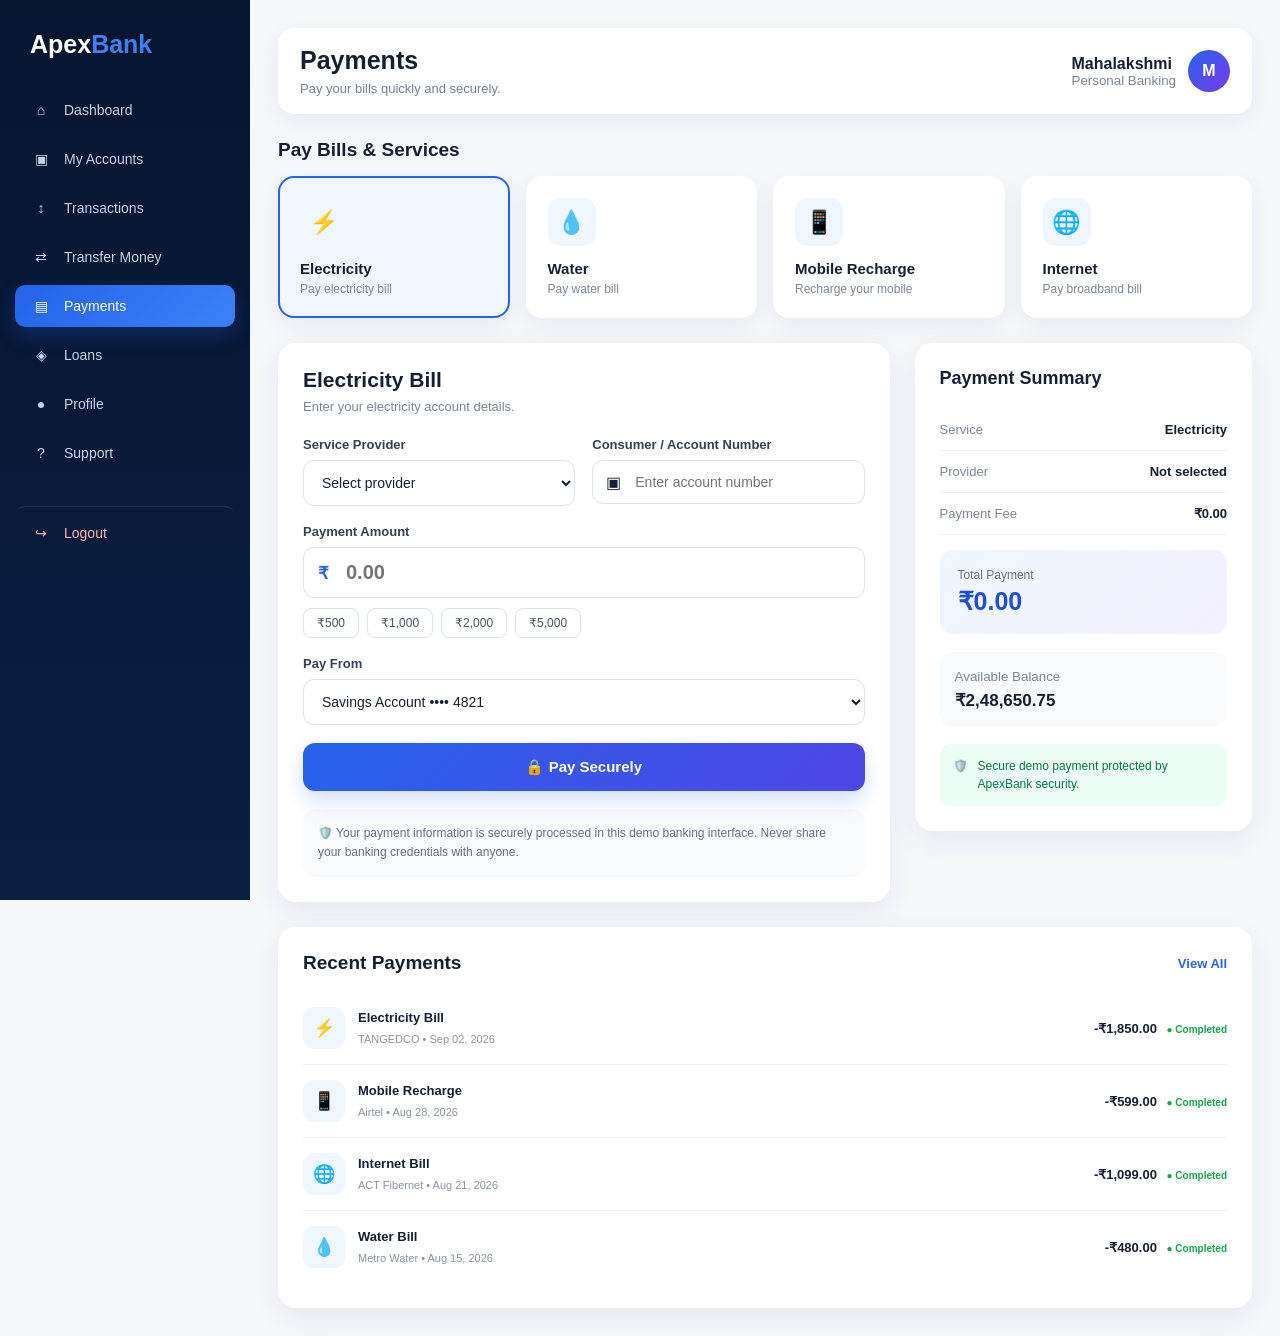
<file: payments.html>
<!DOCTYPE html>
<html lang="en">
<head>
    <meta charset="UTF-8">
    <meta name="viewport" content="width=device-width, initial-scale=1.0">

    <title>Payments | ApexBank</title>

    <link rel="stylesheet" href="../css/style.css">
    <link rel="stylesheet" href="../css/3d.css">
    <link rel="stylesheet" href="../css/responsive.css">

    <style>
        * {
            box-sizing: border-box;
        }

        body {
            margin: 0;
            font-family: Arial, Helvetica, sans-serif;
            background: #f5f7fb;
            color: #172033;
        }

        .dashboard-layout {
            display: flex;
            min-height: 100vh;
        }

        /* SIDEBAR */

        .sidebar {
            width: 250px;
            min-height: 100vh;
            position: fixed;
            left: 0;
            top: 0;
            bottom: 0;
            z-index: 100;
            padding: 25px 15px;
            background: linear-gradient(180deg, #07152f, #0b1f43);
            color: white;
        }

        .sidebar-logo {
            padding: 5px 15px 30px;
            font-size: 25px;
            font-weight: 800;
        }

        .sidebar-logo span {
            color: #3b82f6;
        }

        .sidebar-menu {
            display: flex;
            flex-direction: column;
            gap: 7px;
        }

        .sidebar-menu a {
            display: flex;
            align-items: center;
            gap: 12px;
            padding: 13px 15px;
            border-radius: 10px;
            color: #c8d2e5;
            text-decoration: none;
            font-size: 14px;
            transition: .3s;
        }

        .sidebar-menu a:hover {
            background: rgba(255,255,255,.08);
            color: white;
            transform: translateX(4px);
        }

        .sidebar-menu a.active {
            color: white;
            background: linear-gradient(135deg, #2563eb, #3b82f6);
            box-shadow: 0 8px 20px rgba(37,99,235,.25);
        }

        .menu-icon {
            width: 22px;
            text-align: center;
        }

        .logout-link {
            margin-top: 25px;
            padding-top: 18px !important;
            border-top: 1px solid rgba(255,255,255,.1);
            color: #ffb4b4 !important;
        }

        /* MAIN */

        .main-content {
            width: calc(100% - 250px);
            margin-left: 250px;
            padding: 28px;
        }

        .topbar {
            display: flex;
            align-items: center;
            justify-content: space-between;
            padding: 18px 22px;
            margin-bottom: 25px;
            background: white;
            border-radius: 16px;
            box-shadow: 0 8px 25px rgba(20,35,60,.06);
        }

        .topbar h1 {
            margin: 0;
            font-size: 25px;
        }

        .topbar p {
            margin: 6px 0 0;
            color: #718096;
            font-size: 13px;
        }

        .user-profile {
            display: flex;
            align-items: center;
            gap: 12px;
        }

        .avatar {
            width: 42px;
            height: 42px;
            display: grid;
            place-items: center;
            border-radius: 50%;
            background: linear-gradient(135deg,#2563eb,#7c3aed);
            color: white;
            font-weight: bold;
        }

        /* PAYMENT CATEGORIES */

        .section-title {
            margin: 0 0 15px;
            font-size: 19px;
        }

        .payment-categories {
            display: grid;
            grid-template-columns: repeat(4,1fr);
            gap: 16px;
            margin-bottom: 25px;
        }

        .category-card {
            padding: 20px;
            background: white;
            border-radius: 16px;
            box-shadow: 0 8px 25px rgba(20,35,60,.06);
            cursor: pointer;
            transition: .3s;
            border: 2px solid transparent;
        }

        .category-card:hover {
            transform: translateY(-5px);
            border-color: #2563eb;
        }

        .category-card.active {
            border-color: #2563eb;
            background: #eff6ff;
        }

        .category-icon {
            width: 48px;
            height: 48px;
            display: grid;
            place-items: center;
            margin-bottom: 14px;
            border-radius: 13px;
            background: #eff6ff;
            font-size: 23px;
        }

        .category-card h3 {
            margin: 0 0 5px;
            font-size: 15px;
        }

        .category-card p {
            margin: 0;
            color: #7b8798;
            font-size: 12px;
        }

        /* CONTENT GRID */

        .content-grid {
            display: grid;
            grid-template-columns: minmax(0,1.45fr) minmax(280px,.8fr);
            gap: 25px;
        }

        .card {
            padding: 25px;
            background: white;
            border-radius: 18px;
            box-shadow: 0 10px 30px rgba(25,40,70,.07);
        }

        .card-header {
            margin-bottom: 23px;
        }

        .card-header h2 {
            margin: 0 0 7px;
            font-size: 21px;
        }

        .card-header p {
            margin: 0;
            color: #7b8798;
            font-size: 13px;
        }

        /* FORM */

        .form-group {
            margin-bottom: 18px;
        }

        .form-group label {
            display: block;
            margin-bottom: 8px;
            color: #344054;
            font-size: 13px;
            font-weight: 700;
        }

        .form-control,
        select {
            width: 100%;
            padding: 13px 14px;
            border: 1px solid #dbe2ea;
            border-radius: 11px;
            background: white;
            outline: none;
            font-size: 14px;
            color: #172033;
            transition: .25s;
        }

        .form-control:focus,
        select:focus {
            border-color: #2563eb;
            box-shadow: 0 0 0 4px rgba(37,99,235,.08);
        }

        .form-row {
            display: grid;
            grid-template-columns: 1fr 1fr;
            gap: 17px;
        }

        .input-wrapper {
            position: relative;
        }

        .input-icon {
            position: absolute;
            left: 14px;
            top: 50%;
            transform: translateY(-50%);
        }

        .input-wrapper .form-control {
            padding-left: 42px;
        }

        .amount-wrapper {
            position: relative;
        }

        .currency {
            position: absolute;
            left: 15px;
            top: 50%;
            transform: translateY(-50%);
            color: #2563eb;
            font-weight: bold;
            font-size: 17px;
        }

        .amount-input {
            padding-left: 42px;
            font-size: 20px;
            font-weight: bold;
        }

        /* QUICK AMOUNTS */

        .quick-amounts {
            display: flex;
            gap: 8px;
            flex-wrap: wrap;
            margin-top: 10px;
        }

        .quick-amount {
            padding: 7px 13px;
            border: 1px solid #dbe2ea;
            border-radius: 8px;
            background: white;
            color: #475467;
            cursor: pointer;
            font-size: 12px;
            transition: .2s;
        }

        .quick-amount:hover {
            border-color: #2563eb;
            color: #2563eb;
        }

        /* BUTTON */

        .pay-btn {
            width: 100%;
            padding: 15px;
            border: none;
            border-radius: 12px;
            background: linear-gradient(135deg,#2563eb,#4f46e5);
            color: white;
            font-size: 15px;
            font-weight: 700;
            cursor: pointer;
            transition: .3s;
            box-shadow: 0 10px 20px rgba(37,99,235,.2);
        }

        .pay-btn:hover {
            transform: translateY(-2px);
            box-shadow: 0 14px 25px rgba(37,99,235,.3);
        }

        /* BILL INFO */

        .bill-info {
            margin-top: 18px;
            padding: 15px;
            border-radius: 12px;
            background: #f8fafc;
            font-size: 12px;
            color: #667085;
            line-height: 1.6;
        }

        /* HISTORY */

        .history-card {
            margin-top: 25px;
        }

        .history-header {
            display: flex;
            align-items: center;
            justify-content: space-between;
            margin-bottom: 18px;
        }

        .history-header h2 {
            margin: 0;
            font-size: 19px;
        }

        .view-all {
            color: #2563eb;
            font-size: 13px;
            text-decoration: none;
            font-weight: 600;
        }

        .payment-item {
            display: flex;
            align-items: center;
            gap: 13px;
            padding: 15px 0;
            border-bottom: 1px solid #edf0f5;
        }

        .payment-item:last-child {
            border-bottom: none;
        }

        .payment-item-icon {
            width: 42px;
            height: 42px;
            display: grid;
            place-items: center;
            border-radius: 11px;
            background: #eff6ff;
            font-size: 18px;
        }

        .payment-details {
            flex: 1;
        }

        .payment-details strong {
            display: block;
            font-size: 13px;
            margin-bottom: 4px;
        }

        .payment-details small {
            color: #8a94a6;
            font-size: 11px;
        }

        .payment-amount {
            font-size: 13px;
            font-weight: 700;
        }

        .completed {
            color: #16a34a;
            font-size: 10px;
            margin-left: 6px;
        }

        /* SIDE SUMMARY */

        .summary-card {
            height: fit-content;
        }

        .summary-card h3 {
            margin: 0 0 20px;
            font-size: 18px;
        }

        .summary-row {
            display: flex;
            justify-content: space-between;
            gap: 15px;
            padding: 13px 0;
            border-bottom: 1px solid #edf0f5;
            font-size: 13px;
        }

        .summary-row span:first-child {
            color: #7b8798;
        }

        .summary-row strong {
            text-align: right;
        }

        .total-box {
            margin-top: 15px;
            padding: 18px;
            border-radius: 13px;
            background: linear-gradient(135deg,#eff6ff,#f3f0ff);
        }

        .total-box span {
            display: block;
            margin-bottom: 5px;
            color: #667085;
            font-size: 12px;
        }

        .total-box strong {
            color: #1d4ed8;
            font-size: 25px;
        }

        .balance-box {
            margin-top: 18px;
            padding: 15px;
            border-radius: 12px;
            background: #f8fafc;
        }

        .balance-box small {
            color: #7b8798;
        }

        .balance-box strong {
            display: block;
            margin-top: 5px;
            font-size: 17px;
        }

        .security-note {
            display: flex;
            gap: 10px;
            margin-top: 18px;
            padding: 13px;
            border-radius: 11px;
            background: #ecfdf3;
            color: #067647;
            font-size: 12px;
            line-height: 1.5;
        }

        /* MODAL */

        .modal {
            display: none;
            position: fixed;
            inset: 0;
            z-index: 999;
            align-items: center;
            justify-content: center;
            padding: 20px;
            background: rgba(5,15,35,.65);
            backdrop-filter: blur(5px);
        }

        .modal.show {
            display: flex;
        }

        .success-box {
            width: min(430px,100%);
            padding: 35px;
            border-radius: 22px;
            background: white;
            text-align: center;
            animation: popIn .4s ease;
        }

        @keyframes popIn {
            from {
                opacity: 0;
                transform: scale(.85);
            }

            to {
                opacity: 1;
                transform: scale(1);
            }
        }

        .success-icon {
            width: 70px;
            height: 70px;
            display: grid;
            place-items: center;
            margin: 0 auto 18px;
            border-radius: 50%;
            background: #dcfce7;
            color: #16a34a;
            font-size: 34px;
        }

        .success-box h2 {
            margin: 0 0 8px;
        }

        .success-box p {
            color: #718096;
            font-size: 13px;
            line-height: 1.6;
        }

        .reference {
            margin: 18px 0;
            padding: 12px;
            border-radius: 10px;
            background: #f8fafc;
            font-size: 13px;
        }

        .close-modal {
            width: 100%;
            padding: 13px;
            border: none;
            border-radius: 10px;
            background: #172033;
            color: white;
            cursor: pointer;
            font-weight: 600;
        }

        /* RESPONSIVE */

        @media (max-width: 1100px) {
            .payment-categories {
                grid-template-columns: repeat(2,1fr);
            }

            .content-grid {
                grid-template-columns: 1fr;
            }
        }

        @media (max-width: 900px) {
            .sidebar {
                width: 210px;
            }

            .main-content {
                width: calc(100% - 210px);
                margin-left: 210px;
                padding: 20px;
            }
        }

        @media (max-width: 700px) {
            .dashboard-layout {
                display: block;
            }

            .sidebar {
                position: static;
                width: 100%;
                min-height: auto;
            }

            .sidebar-logo {
                text-align: center;
            }

            .sidebar-menu {
                display: grid;
                grid-template-columns: repeat(2,1fr);
            }

            .logout-link {
                margin-top: 5px;
            }

            .main-content {
                width: 100%;
                margin-left: 0;
                padding: 15px;
            }

            .topbar {
                padding: 15px;
            }

            .topbar h1 {
                font-size: 20px;
            }

            .user-profile {
                display: none;
            }

            .form-row {
                grid-template-columns: 1fr;
            }

            .payment-categories {
                grid-template-columns: 1fr 1fr;
            }

            .card {
                padding: 18px;
            }
        }

        @media (max-width: 450px) {
            .sidebar-menu {
                grid-template-columns: 1fr;
            }

            .payment-categories {
                grid-template-columns: 1fr;
            }

            .payment-item {
                align-items: flex-start;
            }
        }
    </style>
</head>

<body>

<div class="dashboard-layout">

    <!-- SIDEBAR -->

    <aside class="sidebar">

        <div class="sidebar-logo">
            Apex<span>Bank</span>
        </div>

        <nav class="sidebar-menu">

            <a href="dashboard.html">
                <span class="menu-icon">⌂</span>
                Dashboard
            </a>

            <a href="accounts.html">
                <span class="menu-icon">▣</span>
                My Accounts
            </a>

            <a href="transactions.html">
                <span class="menu-icon">↕</span>
                Transactions
            </a>

            <a href="transfer.html">
                <span class="menu-icon">⇄</span>
                Transfer Money
            </a>

            <a href="payments.html" class="active">
                <span class="menu-icon">▤</span>
                Payments
            </a>

            <a href="loans.html">
                <span class="menu-icon">◈</span>
                Loans
            </a>

            <a href="profile.html">
                <span class="menu-icon">●</span>
                Profile
            </a>

            <a href="support.html">
                <span class="menu-icon">?</span>
                Support
            </a>

            <a href="login.html" class="logout-link" id="logoutBtn">
                <span class="menu-icon">↪</span>
                Logout
            </a>

        </nav>

    </aside>


    <!-- MAIN -->

    <main class="main-content">

        <div class="topbar">

            <div>
                <h1>Payments</h1>
                <p>Pay your bills quickly and securely.</p>
            </div>

            <div class="user-profile">

                <div>
                    <strong>Mahalakshmi</strong>

                    <small style="display:block;color:#7b8798;">
                        Personal Banking
                    </small>
                </div>

                <div class="avatar">
                    M
                </div>

            </div>

        </div>


        <!-- PAYMENT CATEGORIES -->

        <h2 class="section-title">
            Pay Bills & Services
        </h2>

        <div class="payment-categories">

            <div class="category-card active"
                 data-type="Electricity"
                 onclick="selectCategory(this)">

                <div class="category-icon">
                    ⚡
                </div>

                <h3>Electricity</h3>

                <p>Pay electricity bill</p>

            </div>


            <div class="category-card"
                 data-type="Water"
                 onclick="selectCategory(this)">

                <div class="category-icon">
                    💧
                </div>

                <h3>Water</h3>

                <p>Pay water bill</p>

            </div>


            <div class="category-card"
                 data-type="Mobile"
                 onclick="selectCategory(this)">

                <div class="category-icon">
                    📱
                </div>

                <h3>Mobile Recharge</h3>

                <p>Recharge your mobile</p>

            </div>


            <div class="category-card"
                 data-type="Internet"
                 onclick="selectCategory(this)">

                <div class="category-icon">
                    🌐
                </div>

                <h3>Internet</h3>

                <p>Pay broadband bill</p>

            </div>

        </div>


        <div class="content-grid">

            <!-- PAYMENT FORM -->

            <section class="card">

                <div class="card-header">

                    <h2 id="paymentTitle">
                        Electricity Bill
                    </h2>

                    <p id="paymentDescription">
                        Enter your electricity account details.
                    </p>

                </div>


                <div class="form-row">

                    <div class="form-group">

                        <label for="provider">
                            Service Provider
                        </label>

                        <select id="provider">

                            <option value="">
                                Select provider
                            </option>

                            <option>TANGEDCO</option>
                            <option>Adani Electricity</option>
                            <option>Tata Power</option>
                            <option>BESCOM</option>
                            <option>Other Provider</option>

                        </select>

                    </div>


                    <div class="form-group">

                        <label for="consumerNumber">
                            Consumer / Account Number
                        </label>

                        <div class="input-wrapper">

                            <span class="input-icon">▣</span>

                            <input
                                type="text"
                                id="consumerNumber"
                                class="form-control"
                                placeholder="Enter account number"
                            >

                        </div>

                    </div>

                </div>


                <div class="form-group">

                    <label for="amount">
                        Payment Amount
                    </label>

                    <div class="amount-wrapper">

                        <span class="currency">₹</span>

                        <input
                            type="number"
                            id="amount"
                            class="form-control amount-input"
                            placeholder="0.00"
                            min="1"
                            step="0.01"
                        >

                    </div>


                    <div class="quick-amounts">

                        <button
                            type="button"
                            class="quick-amount"
                            onclick="setAmount(500)">
                            ₹500
                        </button>

                        <button
                            type="button"
                            class="quick-amount"
                            onclick="setAmount(1000)">
                            ₹1,000
                        </button>

                        <button
                            type="button"
                            class="quick-amount"
                            onclick="setAmount(2000)">
                            ₹2,000
                        </button>

                        <button
                            type="button"
                            class="quick-amount"
                            onclick="setAmount(5000)">
                            ₹5,000
                        </button>

                    </div>

                </div>


                <div class="form-group">

                    <label for="paymentAccount">
                        Pay From
                    </label>

                    <select id="paymentAccount">

                        <option value="savings">
                            Savings Account •••• 4821
                        </option>

                        <option value="current">
                            Current Account •••• 7294
                        </option>

                    </select>

                </div>


                <button class="pay-btn" id="payBtn">
                    🔒 Pay Securely
                </button>


                <div class="bill-info">

                    🛡️ Your payment information is securely
                    processed in this demo banking interface.
                    Never share your banking credentials with anyone.

                </div>

            </section>


            <!-- SUMMARY -->

            <aside class="card summary-card">

                <h3>Payment Summary</h3>

                <div class="summary-row">

                    <span>Service</span>

                    <strong id="summaryService">
                        Electricity
                    </strong>

                </div>


                <div class="summary-row">

                    <span>Provider</span>

                    <strong id="summaryProvider">
                        Not selected
                    </strong>

                </div>


                <div class="summary-row">

                    <span>Payment Fee</span>

                    <strong>₹0.00</strong>

                </div>


                <div class="total-box">

                    <span>Total Payment</span>

                    <strong id="summaryAmount">
                        ₹0.00
                    </strong>

                </div>


                <div class="balance-box">

                    <small>Available Balance</small>

                    <strong id="availableBalance">
                        ₹2,48,650.75
                    </strong>

                </div>


                <div class="security-note">

                    <span>🛡️</span>

                    <span>
                        Secure demo payment protected
                        by ApexBank security.
                    </span>

                </div>

            </aside>

        </div>


        <!-- PAYMENT HISTORY -->

        <section class="card history-card">

            <div class="history-header">

                <h2>
                    Recent Payments
                </h2>

                <a href="transactions.html" class="view-all">
                    View All
                </a>

            </div>


            <div class="payment-item">

                <div class="payment-item-icon">
                    ⚡
                </div>

                <div class="payment-details">

                    <strong>
                        Electricity Bill
                    </strong>

                    <small>
                        TANGEDCO • Sep 02, 2026
                    </small>

                </div>

                <div class="payment-amount">

                    -₹1,850.00

                    <span class="completed">
                        ● Completed
                    </span>

                </div>

            </div>


            <div class="payment-item">

                <div class="payment-item-icon">
                    📱
                </div>

                <div class="payment-details">

                    <strong>
                        Mobile Recharge
                    </strong>

                    <small>
                        Airtel • Aug 28, 2026
                    </small>

                </div>

                <div class="payment-amount">

                    -₹599.00

                    <span class="completed">
                        ● Completed
                    </span>

                </div>

            </div>


            <div class="payment-item">

                <div class="payment-item-icon">
                    🌐
                </div>

                <div class="payment-details">

                    <strong>
                        Internet Bill
                    </strong>

                    <small>
                        ACT Fibernet • Aug 21, 2026
                    </small>

                </div>

                <div class="payment-amount">

                    -₹1,099.00

                    <span class="completed">
                        ● Completed
                    </span>

                </div>

            </div>


            <div class="payment-item">

                <div class="payment-item-icon">
                    💧
                </div>

                <div class="payment-details">

                    <strong>
                        Water Bill
                    </strong>

                    <small>
                        Metro Water • Aug 15, 2026
                    </small>

                </div>

                <div class="payment-amount">

                    -₹480.00

                    <span class="completed">
                        ● Completed
                    </span>

                </div>

            </div>

        </section>

    </main>

</div>


<!-- SUCCESS MODAL -->

<div class="modal" id="successModal">

    <div class="success-box">

        <div class="success-icon">
            ✓
        </div>

        <h2>
            Payment Successful!
        </h2>

        <p>
            Your demo bill payment has been
            processed successfully.
        </p>

        <div class="reference">

            Reference ID:
            <strong id="referenceId">
                APX000000
            </strong>

        </div>

        <button class="close-modal" onclick="closeSuccess()">
            Done
        </button>

    </div>

</div>


<script>

    const amountInput =
        document.getElementById("amount");

    const summaryAmount =
        document.getElementById("summaryAmount");

    const provider =
        document.getElementById("provider");

    const summaryProvider =
        document.getElementById("summaryProvider");

    const paymentAccount =
        document.getElementById("paymentAccount");

    const availableBalance =
        document.getElementById("availableBalance");

    let balance = 248650.75;


    /* FORMAT MONEY */

    function formatCurrency(value) {

        return "₹" + Number(value).toLocaleString("en-IN", {
            minimumFractionDigits: 2,
            maximumFractionDigits: 2
        });

    }


    /* AMOUNT UPDATE */

    amountInput.addEventListener("input", function () {

        const amount = Number(this.value) || 0;

        summaryAmount.textContent =
            formatCurrency(amount);

    });


    /* QUICK AMOUNT */

    function setAmount(amount) {

        amountInput.value = amount;

        summaryAmount.textContent =
            formatCurrency(amount);

    }


    /* PROVIDER UPDATE */

    provider.addEventListener("change", function () {

        summaryProvider.textContent =
            this.value || "Not selected";

    });


    /* ACCOUNT CHANGE */

    paymentAccount.addEventListener("change", function () {

        if (this.value === "current") {

            balance = 84500;

        } else {

            balance = 248650.75;

        }

        availableBalance.textContent =
            formatCurrency(balance);

    });


    /* CATEGORY */

    function selectCategory(card) {

        document
            .querySelectorAll(".category-card")
            .forEach(item => {
                item.classList.remove("active");
            });

        card.classList.add("active");

        const type = card.dataset.type;

        document.getElementById("summaryService")
            .textContent = type;


        const title =
            document.getElementById("paymentTitle");

        const description =
            document.getElementById("paymentDescription");


        if (type === "Electricity") {

            title.textContent = "Electricity Bill";

            description.textContent =
                "Enter your electricity account details.";

        }

        else if (type === "Water") {

            title.textContent = "Water Bill";

            description.textContent =
                "Enter your water connection details.";

        }

        else if (type === "Mobile") {

            title.textContent = "Mobile Recharge";

            description.textContent =
                "Enter your mobile number and recharge amount.";

        }

        else if (type === "Internet") {

            title.textContent = "Internet Bill";

            description.textContent =
                "Enter your broadband account details.";

        }

    }


    /* PAYMENT */

    document
        .getElementById("payBtn")
        .addEventListener("click", function () {

            const amount =
                Number(amountInput.value);

            const consumer =
                document
                .getElementById("consumerNumber")
                .value.trim();


            if (!provider.value) {

                alert("Please select a service provider.");

                provider.focus();

                return;

            }


            if (!consumer) {

                alert(
                    "Please enter your consumer/account number."
                );

                document
                    .getElementById("consumerNumber")
                    .focus();

                return;

            }


            if (!amount || amount <= 0) {

                alert("Please enter a valid payment amount.");

                amountInput.focus();

                return;

            }


            if (amount > balance) {

                alert("Insufficient balance for this payment.");

                return;

            }


            const reference =
                "APX" +
                Math.floor(
                    100000 +
                    Math.random() * 900000
                );


            document
                .getElementById("referenceId")
                .textContent = reference;


            document
                .getElementById("successModal")
                .classList.add("show");

        });


    /* CLOSE MODAL */

    function closeSuccess() {

        document
            .getElementById("successModal")
            .classList.remove("show");

        amountInput.value = "";

        summaryAmount.textContent = "₹0.00";

    }


    /* LOGOUT */

    document
        .getElementById("logoutBtn")
        .addEventListener("click", function () {

            localStorage.removeItem("apexBankUser");

        });

</script>

</body>
</html>
</file>
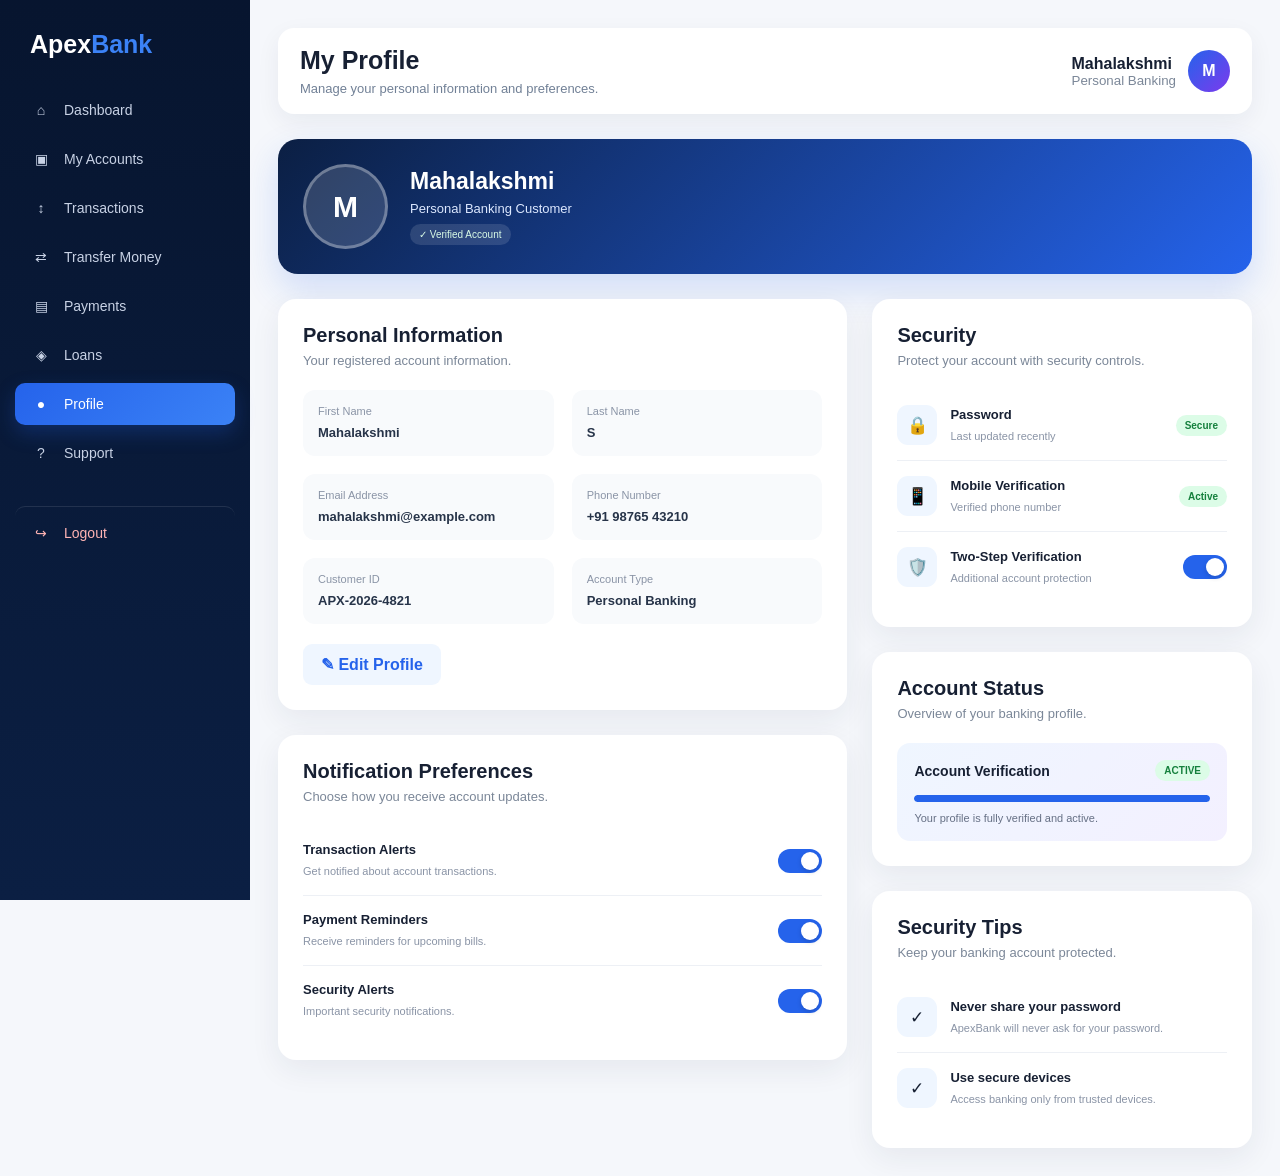
<file: profile.html>
<!DOCTYPE html>
<html lang="en">
<head>
    <meta charset="UTF-8">
    <meta name="viewport" content="width=device-width, initial-scale=1.0">

    <title>Profile | ApexBank</title>

    <link rel="stylesheet" href="../css/style.css">
    <link rel="stylesheet" href="../css/3d.css">
    <link rel="stylesheet" href="../css/responsive.css">

    <style>
        * {
            box-sizing: border-box;
        }

        body {
            margin: 0;
            font-family: Arial, Helvetica, sans-serif;
            background: #f5f7fb;
            color: #172033;
        }

        .dashboard-layout {
            display: flex;
            min-height: 100vh;
        }

        /* SIDEBAR */

        .sidebar {
            width: 250px;
            min-height: 100vh;
            position: fixed;
            left: 0;
            top: 0;
            bottom: 0;
            z-index: 100;
            padding: 25px 15px;
            background: linear-gradient(180deg, #07152f, #0b1f43);
            color: white;
        }

        .sidebar-logo {
            padding: 5px 15px 30px;
            font-size: 25px;
            font-weight: 800;
        }

        .sidebar-logo span {
            color: #3b82f6;
        }

        .sidebar-menu {
            display: flex;
            flex-direction: column;
            gap: 7px;
        }

        .sidebar-menu a {
            display: flex;
            align-items: center;
            gap: 12px;
            padding: 13px 15px;
            border-radius: 10px;
            color: #c8d2e5;
            text-decoration: none;
            font-size: 14px;
            transition: .3s;
        }

        .sidebar-menu a:hover {
            background: rgba(255,255,255,.08);
            color: white;
            transform: translateX(4px);
        }

        .sidebar-menu a.active {
            color: white;
            background: linear-gradient(135deg, #2563eb, #3b82f6);
            box-shadow: 0 8px 20px rgba(37,99,235,.25);
        }

        .menu-icon {
            width: 22px;
            text-align: center;
        }

        .logout-link {
            margin-top: 25px;
            padding-top: 18px !important;
            border-top: 1px solid rgba(255,255,255,.1);
            color: #ffb4b4 !important;
        }

        /* MAIN */

        .main-content {
            width: calc(100% - 250px);
            margin-left: 250px;
            padding: 28px;
        }

        .topbar {
            display: flex;
            align-items: center;
            justify-content: space-between;
            padding: 18px 22px;
            margin-bottom: 25px;
            background: white;
            border-radius: 16px;
            box-shadow: 0 8px 25px rgba(20,35,60,.06);
        }

        .topbar h1 {
            margin: 0;
            font-size: 25px;
        }

        .topbar p {
            margin: 6px 0 0;
            color: #718096;
            font-size: 13px;
        }

        .user-profile {
            display: flex;
            align-items: center;
            gap: 12px;
        }

        .avatar {
            width: 42px;
            height: 42px;
            display: grid;
            place-items: center;
            border-radius: 50%;
            background: linear-gradient(135deg,#2563eb,#7c3aed);
            color: white;
            font-weight: bold;
        }

        /* PROFILE HERO */

        .profile-hero {
            display: flex;
            align-items: center;
            gap: 22px;
            padding: 25px;
            margin-bottom: 25px;
            border-radius: 20px;
            background: linear-gradient(135deg,#0b1f43,#2563eb);
            color: white;
            box-shadow: 0 15px 35px rgba(37,99,235,.18);
        }

        .large-avatar {
            width: 85px;
            height: 85px;
            flex-shrink: 0;
            display: grid;
            place-items: center;
            border-radius: 50%;
            background: rgba(255,255,255,.15);
            border: 3px solid rgba(255,255,255,.3);
            font-size: 30px;
            font-weight: 800;
        }

        .profile-hero h2 {
            margin: 0 0 6px;
            font-size: 23px;
        }

        .profile-hero p {
            margin: 0 0 8px;
            color: #dce8ff;
            font-size: 13px;
        }

        .verified {
            display: inline-flex;
            align-items: center;
            gap: 5px;
            padding: 5px 9px;
            border-radius: 20px;
            background: rgba(255,255,255,.12);
            color: #d9fbe6;
            font-size: 10px;
        }

        /* GRID */

        .profile-grid {
            display: grid;
            grid-template-columns: 1.2fr .8fr;
            gap: 25px;
        }

        .card {
            padding: 25px;
            background: white;
            border-radius: 18px;
            box-shadow: 0 10px 30px rgba(25,40,70,.07);
        }

        .card + .card {
            margin-top: 25px;
        }

        .card-header {
            margin-bottom: 22px;
        }

        .card-header h2 {
            margin: 0 0 6px;
            font-size: 20px;
        }

        .card-header p {
            margin: 0;
            color: #7b8798;
            font-size: 13px;
        }

        /* PERSONAL DETAILS */

        .details-grid {
            display: grid;
            grid-template-columns: 1fr 1fr;
            gap: 18px;
        }

        .detail-item {
            padding: 15px;
            border-radius: 12px;
            background: #f8fafc;
        }

        .detail-item small {
            display: block;
            margin-bottom: 6px;
            color: #8a94a6;
            font-size: 11px;
        }

        .detail-item strong {
            font-size: 13px;
            color: #273449;
        }

        .edit-btn {
            margin-top: 20px;
            padding: 11px 18px;
            border: none;
            border-radius: 9px;
            background: #eff6ff;
            color: #2563eb;
            font-weight: 700;
            cursor: pointer;
            transition: .25s;
        }

        .edit-btn:hover {
            background: #dbeafe;
        }

        /* SECURITY */

        .security-item {
            display: flex;
            align-items: center;
            gap: 13px;
            padding: 15px 0;
            border-bottom: 1px solid #edf0f5;
        }

        .security-item:last-child {
            border-bottom: none;
        }

        .security-icon {
            width: 40px;
            height: 40px;
            display: grid;
            place-items: center;
            flex-shrink: 0;
            border-radius: 11px;
            background: #eff6ff;
            font-size: 17px;
        }

        .security-info {
            flex: 1;
        }

        .security-info strong {
            display: block;
            margin-bottom: 4px;
            font-size: 13px;
        }

        .security-info small {
            color: #8a94a6;
            font-size: 11px;
        }

        .status {
            padding: 5px 9px;
            border-radius: 20px;
            background: #dcfce7;
            color: #15803d;
            font-size: 10px;
            font-weight: 700;
        }

        /* TOGGLE */

        .preference-item {
            display: flex;
            align-items: center;
            justify-content: space-between;
            gap: 15px;
            padding: 16px 0;
            border-bottom: 1px solid #edf0f5;
        }

        .preference-item:last-child {
            border-bottom: none;
        }

        .preference-info strong {
            display: block;
            margin-bottom: 4px;
            font-size: 13px;
        }

        .preference-info small {
            color: #8a94a6;
            font-size: 11px;
        }

        .switch {
            position: relative;
            width: 44px;
            height: 24px;
            flex-shrink: 0;
        }

        .switch input {
            opacity: 0;
            width: 0;
            height: 0;
        }

        .slider {
            position: absolute;
            inset: 0;
            cursor: pointer;
            border-radius: 20px;
            background: #d1d5db;
            transition: .3s;
        }

        .slider::before {
            content: "";
            position: absolute;
            width: 18px;
            height: 18px;
            left: 3px;
            top: 3px;
            border-radius: 50%;
            background: white;
            transition: .3s;
            box-shadow: 0 2px 5px rgba(0,0,0,.15);
        }

        .switch input:checked + .slider {
            background: #2563eb;
        }

        .switch input:checked + .slider::before {
            transform: translateX(20px);
        }

        /* ACCOUNT STATUS */

        .account-status {
            padding: 17px;
            border-radius: 13px;
            background: linear-gradient(135deg,#eff6ff,#f3f0ff);
        }

        .account-status-header {
            display: flex;
            align-items: center;
            justify-content: space-between;
            margin-bottom: 14px;
        }

        .account-status-header strong {
            font-size: 14px;
        }

        .active-badge {
            padding: 5px 9px;
            border-radius: 20px;
            background: #dcfce7;
            color: #15803d;
            font-size: 10px;
            font-weight: 700;
        }

        .progress {
            width: 100%;
            height: 7px;
            overflow: hidden;
            border-radius: 10px;
            background: #dbeafe;
        }

        .progress span {
            display: block;
            width: 100%;
            height: 100%;
            border-radius: inherit;
            background: #2563eb;
        }

        .account-status p {
            margin: 10px 0 0;
            color: #667085;
            font-size: 11px;
        }

        /* MODAL */

        .modal {
            display: none;
            position: fixed;
            inset: 0;
            z-index: 999;
            align-items: center;
            justify-content: center;
            padding: 20px;
            background: rgba(5,15,35,.65);
            backdrop-filter: blur(5px);
        }

        .modal.show {
            display: flex;
        }

        .modal-box {
            width: min(500px,100%);
            padding: 28px;
            border-radius: 20px;
            background: white;
            animation: modalIn .35s ease;
        }

        @keyframes modalIn {
            from {
                opacity: 0;
                transform: translateY(20px) scale(.96);
            }

            to {
                opacity: 1;
                transform: translateY(0) scale(1);
            }
        }

        .modal-header {
            display: flex;
            justify-content: space-between;
            align-items: center;
            margin-bottom: 20px;
        }

        .modal-header h2 {
            margin: 0;
            font-size: 20px;
        }

        .close-btn {
            width: 34px;
            height: 34px;
            border: none;
            border-radius: 50%;
            background: #f1f5f9;
            cursor: pointer;
            font-size: 18px;
        }

        .form-group {
            margin-bottom: 16px;
        }

        .form-group label {
            display: block;
            margin-bottom: 7px;
            font-size: 12px;
            font-weight: 700;
            color: #344054;
        }

        .form-control {
            width: 100%;
            padding: 12px;
            border: 1px solid #dbe2ea;
            border-radius: 10px;
            outline: none;
            font-size: 13px;
        }

        .form-control:focus {
            border-color: #2563eb;
            box-shadow: 0 0 0 4px rgba(37,99,235,.08);
        }

        .save-btn {
            width: 100%;
            padding: 13px;
            border: none;
            border-radius: 10px;
            background: linear-gradient(135deg,#2563eb,#4f46e5);
            color: white;
            font-weight: 700;
            cursor: pointer;
        }

        /* RESPONSIVE */

        @media (max-width: 1000px) {
            .profile-grid {
                grid-template-columns: 1fr;
            }
        }

        @media (max-width: 900px) {
            .sidebar {
                width: 210px;
            }

            .main-content {
                width: calc(100% - 210px);
                margin-left: 210px;
                padding: 20px;
            }
        }

        @media (max-width: 700px) {
            .dashboard-layout {
                display: block;
            }

            .sidebar {
                position: static;
                width: 100%;
                min-height: auto;
            }

            .sidebar-logo {
                text-align: center;
            }

            .sidebar-menu {
                display: grid;
                grid-template-columns: repeat(2,1fr);
            }

            .logout-link {
                margin-top: 5px;
            }

            .main-content {
                width: 100%;
                margin-left: 0;
                padding: 15px;
            }

            .topbar {
                padding: 15px;
            }

            .topbar h1 {
                font-size: 20px;
            }

            .user-profile {
                display: none;
            }

            .profile-hero {
                padding: 20px;
            }

            .large-avatar {
                width: 65px;
                height: 65px;
                font-size: 24px;
            }

            .profile-hero h2 {
                font-size: 20px;
            }

            .details-grid {
                grid-template-columns: 1fr;
            }

            .card {
                padding: 18px;
            }
        }

        @media (max-width: 450px) {
            .sidebar-menu {
                grid-template-columns: 1fr;
            }

            .profile-hero {
                align-items: flex-start;
            }
        }
    </style>
</head>

<body>

<div class="dashboard-layout">

    <!-- SIDEBAR -->

    <aside class="sidebar">

        <div class="sidebar-logo">
            Apex<span>Bank</span>
        </div>

        <nav class="sidebar-menu">

            <a href="dashboard.html">
                <span class="menu-icon">⌂</span>
                Dashboard
            </a>

            <a href="accounts.html">
                <span class="menu-icon">▣</span>
                My Accounts
            </a>

            <a href="transactions.html">
                <span class="menu-icon">↕</span>
                Transactions
            </a>

            <a href="transfer.html">
                <span class="menu-icon">⇄</span>
                Transfer Money
            </a>

            <a href="payments.html">
                <span class="menu-icon">▤</span>
                Payments
            </a>

            <a href="loans.html">
                <span class="menu-icon">◈</span>
                Loans
            </a>

            <a href="profile.html" class="active">
                <span class="menu-icon">●</span>
                Profile
            </a>

            <a href="support.html">
                <span class="menu-icon">?</span>
                Support
            </a>

            <a href="login.html" class="logout-link" id="logoutBtn">
                <span class="menu-icon">↪</span>
                Logout
            </a>

        </nav>

    </aside>


    <!-- MAIN -->

    <main class="main-content">

        <div class="topbar">

            <div>
                <h1>My Profile</h1>
                <p>Manage your personal information and preferences.</p>
            </div>

            <div class="user-profile">

                <div>
                    <strong>Mahalakshmi</strong>

                    <small style="display:block;color:#7b8798;">
                        Personal Banking
                    </small>
                </div>

                <div class="avatar">
                    M
                </div>

            </div>

        </div>


        <!-- PROFILE HERO -->

        <section class="profile-hero">

            <div class="large-avatar">
                M
            </div>

            <div>

                <h2 id="profileName">
                    Mahalakshmi
                </h2>

                <p>
                    Personal Banking Customer
                </p>

                <span class="verified">
                    ✓ Verified Account
                </span>

            </div>

        </section>


        <div class="profile-grid">

            <!-- LEFT -->

            <div>

                <!-- PERSONAL INFORMATION -->

                <section class="card">

                    <div class="card-header">

                        <h2>
                            Personal Information
                        </h2>

                        <p>
                            Your registered account information.
                        </p>

                    </div>


                    <div class="details-grid">

                        <div class="detail-item">

                            <small>
                                First Name
                            </small>

                            <strong id="firstName">
                                Mahalakshmi
                            </strong>

                        </div>


                        <div class="detail-item">

                            <small>
                                Last Name
                            </small>

                            <strong id="lastName">
                                S
                            </strong>

                        </div>


                        <div class="detail-item">

                            <small>
                                Email Address
                            </small>

                            <strong>
                                mahalakshmi@example.com
                            </strong>

                        </div>


                        <div class="detail-item">

                            <small>
                                Phone Number
                            </small>

                            <strong>
                                +91 98765 43210
                            </strong>

                        </div>


                        <div class="detail-item">

                            <small>
                                Customer ID
                            </small>

                            <strong>
                                APX-2026-4821
                            </strong>

                        </div>


                        <div class="detail-item">

                            <small>
                                Account Type
                            </small>

                            <strong>
                                Personal Banking
                            </strong>

                        </div>

                    </div>


                    <button
                        class="edit-btn"
                        id="editProfile">
                        ✎ Edit Profile
                    </button>

                </section>


                <!-- NOTIFICATIONS -->

                <section class="card">

                    <div class="card-header">

                        <h2>
                            Notification Preferences
                        </h2>

                        <p>
                            Choose how you receive account updates.
                        </p>

                    </div>


                    <div class="preference-item">

                        <div class="preference-info">

                            <strong>
                                Transaction Alerts
                            </strong>

                            <small>
                                Get notified about account transactions.
                            </small>

                        </div>

                        <label class="switch">

                            <input
                                type="checkbox"
                                checked
                                onchange="showPreferenceMessage()">

                            <span class="slider"></span>

                        </label>

                    </div>


                    <div class="preference-item">

                        <div class="preference-info">

                            <strong>
                                Payment Reminders
                            </strong>

                            <small>
                                Receive reminders for upcoming bills.
                            </small>

                        </div>

                        <label class="switch">

                            <input
                                type="checkbox"
                                checked
                                onchange="showPreferenceMessage()">

                            <span class="slider"></span>

                        </label>

                    </div>


                    <div class="preference-item">

                        <div class="preference-info">

                            <strong>
                                Security Alerts
                            </strong>

                            <small>
                                Important security notifications.
                            </small>

                        </div>

                        <label class="switch">

                            <input
                                type="checkbox"
                                checked
                                onchange="showPreferenceMessage()">

                            <span class="slider"></span>

                        </label>

                    </div>

                </section>

            </div>


            <!-- RIGHT -->

            <div>

                <!-- SECURITY -->

                <section class="card">

                    <div class="card-header">

                        <h2>
                            Security
                        </h2>

                        <p>
                            Protect your account with security controls.
                        </p>

                    </div>


                    <div class="security-item">

                        <div class="security-icon">
                            🔒
                        </div>

                        <div class="security-info">

                            <strong>
                                Password
                            </strong>

                            <small>
                                Last updated recently
                            </small>

                        </div>

                        <span class="status">
                            Secure
                        </span>

                    </div>


                    <div class="security-item">

                        <div class="security-icon">
                            📱
                        </div>

                        <div class="security-info">

                            <strong>
                                Mobile Verification
                            </strong>

                            <small>
                                Verified phone number
                            </small>

                        </div>

                        <span class="status">
                            Active
                        </span>

                    </div>


                    <div class="security-item">

                        <div class="security-icon">
                            🛡️
                        </div>

                        <div class="security-info">

                            <strong>
                                Two-Step Verification
                            </strong>

                            <small>
                                Additional account protection
                            </small>

                        </div>

                        <label class="switch">

                            <input
                                type="checkbox"
                                checked
                                onchange="showSecurityMessage()">

                            <span class="slider"></span>

                        </label>

                    </div>

                </section>


                <!-- ACCOUNT STATUS -->

                <section class="card">

                    <div class="card-header">

                        <h2>
                            Account Status
                        </h2>

                        <p>
                            Overview of your banking profile.
                        </p>

                    </div>


                    <div class="account-status">

                        <div class="account-status-header">

                            <strong>
                                Account Verification
                            </strong>

                            <span class="active-badge">
                                ACTIVE
                            </span>

                        </div>

                        <div class="progress">
                            <span></span>
                        </div>

                        <p>
                            Your profile is fully verified and active.
                        </p>

                    </div>

                </section>


                <!-- QUICK SECURITY -->

                <section class="card">

                    <div class="card-header">

                        <h2>
                            Security Tips
                        </h2>

                        <p>
                            Keep your banking account protected.
                        </p>

                    </div>

                    <div class="security-item">

                        <div class="security-icon">
                            ✓
                        </div>

                        <div class="security-info">

                            <strong>
                                Never share your password
                            </strong>

                            <small>
                                ApexBank will never ask for your password.
                            </small>

                        </div>

                    </div>


                    <div class="security-item">

                        <div class="security-icon">
                            ✓
                        </div>

                        <div class="security-info">

                            <strong>
                                Use secure devices
                            </strong>

                            <small>
                                Access banking only from trusted devices.
                            </small>

                        </div>

                    </div>

                </section>

            </div>

        </div>

    </main>

</div>


<!-- EDIT PROFILE MODAL -->

<div class="modal" id="profileModal">

    <div class="modal-box">

        <div class="modal-header">

            <h2>
                Edit Profile
            </h2>

            <button
                class="close-btn"
                onclick="closeProfileModal()">
                ×
            </button>

        </div>


        <form id="profileForm">

            <div class="form-group">

                <label>
                    First Name
                </label>

                <input
                    type="text"
                    id="editFirstName"
                    class="form-control"
                    value="Mahalakshmi"
                    required>

            </div>


            <div class="form-group">

                <label>
                    Last Name
                </label>

                <input
                    type="text"
                    id="editLastName"
                    class="form-control"
                    value="S"
                    required>

            </div>


            <div class="form-group">

                <label>
                    Email Address
                </label>

                <input
                    type="email"
                    class="form-control"
                    value="mahalakshmi@example.com"
                    required>

            </div>


            <div class="form-group">

                <label>
                    Phone Number
                </label>

                <input
                    type="tel"
                    class="form-control"
                    value="+91 98765 43210"
                    required>

            </div>


            <button
                type="submit"
                class="save-btn">
                Save Changes
            </button>

        </form>

    </div>

</div>


<script>

    const profileModal =
        document.getElementById("profileModal");


    /* OPEN PROFILE MODAL */

    document
        .getElementById("editProfile")
        .addEventListener("click", function () {

            profileModal.classList.add("show");

        });


    /* CLOSE MODAL */

    function closeProfileModal() {

        profileModal.classList.remove("show");

    }


    /* SAVE PROFILE */

    document
        .getElementById("profileForm")
        .addEventListener("submit", function (event) {

            event.preventDefault();

            const firstName =
                document
                .getElementById("editFirstName")
                .value
                .trim();

            const lastName =
                document
                .getElementById("editLastName")
                .value
                .trim();


            if (!firstName || !lastName) {

                alert("Please complete your profile.");

                return;

            }


            document
                .getElementById("firstName")
                .textContent = firstName;

            document
                .getElementById("lastName")
                .textContent = lastName;

            document
                .getElementById("profileName")
                .textContent =
                firstName + " " + lastName;


            closeProfileModal();

            alert("Profile updated successfully.");

        });


    /* PREFERENCE MESSAGE */

    function showPreferenceMessage() {

        console.log(
            "Notification preference updated."
        );

    }


    /* SECURITY MESSAGE */

    function showSecurityMessage() {

        console.log(
            "Security setting updated."
        );

    }


    /* OUTSIDE CLICK */

    profileModal.addEventListener(
        "click",
        function (event) {

            if (event.target === profileModal) {

                closeProfileModal();

            }

        }
    );


    /* LOGOUT */

    document
        .getElementById("logoutBtn")
        .addEventListener(
            "click",
            function () {

                localStorage.removeItem(
                    "apexBankUser"
                );

            }
        );

</script>

</body>
</html>
</file>
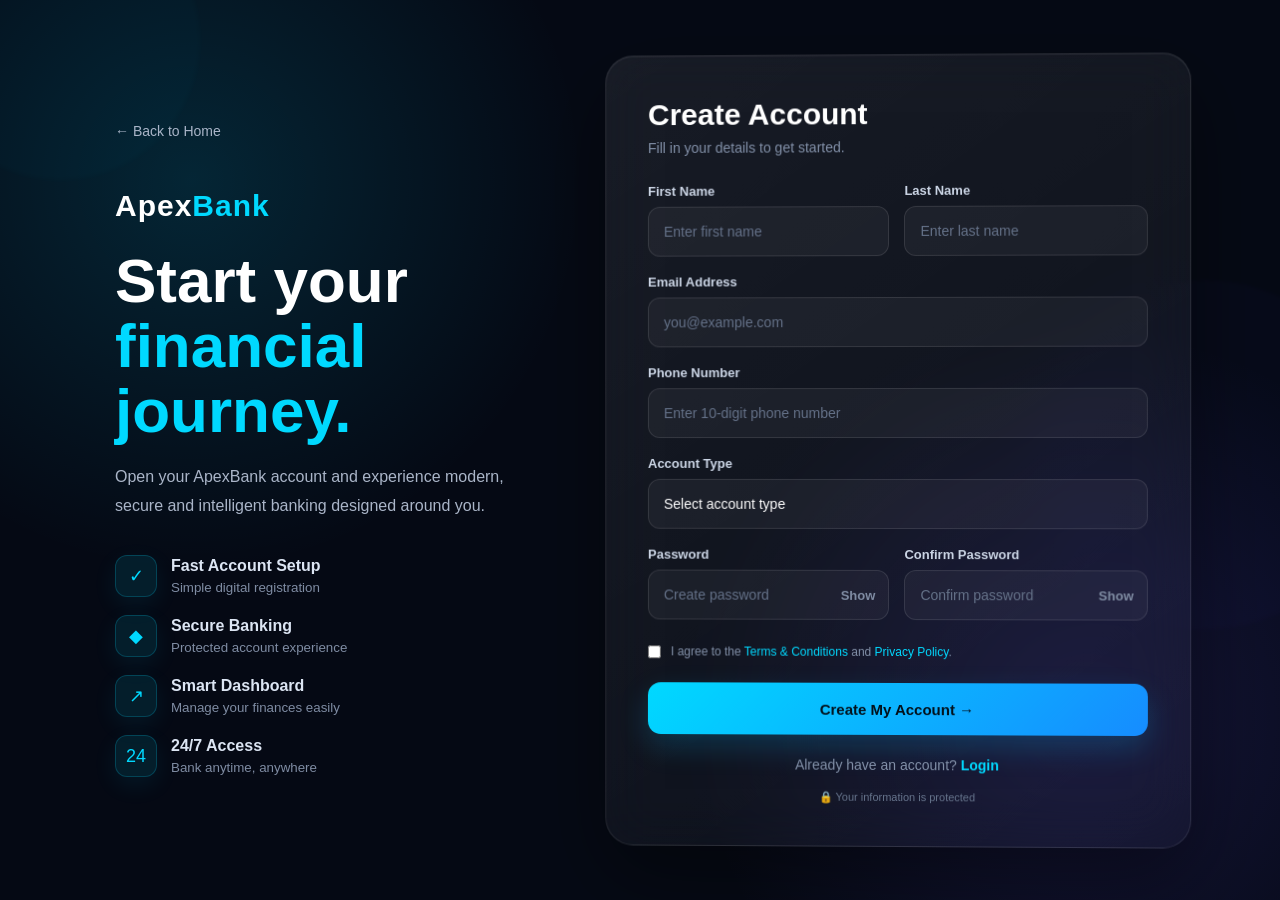
<file: register.html>
<!DOCTYPE html>
<html lang="en">
<head>
    <meta charset="UTF-8">
    <meta name="viewport" content="width=device-width, initial-scale=1.0">

    <title>ApexBank | Open Account</title>

    <!-- Correct paths because register.html is in the root folder -->
    <link rel="stylesheet" href="css/style.css">
    <link rel="stylesheet" href="css/3d.css">
    <link rel="stylesheet" href="css/responsive.css">

    <style>
        * {
            box-sizing: border-box;
        }

        html {
            scroll-behavior: smooth;
        }

        body {
            margin: 0;
            font-family: Arial, Helvetica, sans-serif;
            background:
                radial-gradient(
                    circle at 15% 20%,
                    rgba(0, 212, 255, 0.14),
                    transparent 30%
                ),
                radial-gradient(
                    circle at 85% 80%,
                    rgba(100, 80, 255, 0.16),
                    transparent 30%
                ),
                #050914;
            color: #ffffff;
            min-height: 100vh;
        }

        /* =========================
           REGISTER PAGE
        ========================= */

        .register-page {
            min-height: 100vh;
            display: flex;
            align-items: center;
            justify-content: center;
            padding: 40px 20px;
            position: relative;
            overflow: hidden;
        }

        /* =========================
           BACKGROUND ORBS
        ========================= */

        .orb {
            position: absolute;
            border-radius: 50%;
            filter: blur(2px);
            pointer-events: none;
            animation: floatOrb 7s ease-in-out infinite;
        }

        .orb-one {
            width: 280px;
            height: 280px;
            background: rgba(0, 200, 255, 0.08);
            top: -100px;
            left: -80px;
        }

        .orb-two {
            width: 350px;
            height: 350px;
            background: rgba(91, 70, 255, 0.09);
            bottom: -150px;
            right: -100px;
            animation-delay: 2s;
        }

        @keyframes floatOrb {
            0%,
            100% {
                transform: translateY(0);
            }

            50% {
                transform: translateY(-25px);
            }
        }

        /* =========================
           MAIN CONTAINER
        ========================= */

        .register-container {
            width: 100%;
            max-width: 1100px;
            display: grid;
            grid-template-columns: 0.9fr 1.1fr;
            gap: 35px;
            position: relative;
            z-index: 2;
        }

        /* =========================
           LEFT CONTENT
        ========================= */

        .register-info {
            padding: 40px 25px;
            display: flex;
            flex-direction: column;
            justify-content: center;
        }

        .back-home {
            display: inline-flex;
            align-items: center;
            gap: 8px;
            width: fit-content;
            color: #aab5c8;
            text-decoration: none;
            font-size: 14px;
            margin-bottom: 50px;
            transition: 0.3s ease;
        }

        .back-home:hover {
            color: #00d9ff;
            transform: translateX(-4px);
        }

        .brand {
            font-size: 30px;
            font-weight: 800;
            letter-spacing: 1px;
            margin-bottom: 25px;
        }

        .brand span {
            color: #00d9ff;
        }

        .register-info h1 {
            font-size: clamp(38px, 5vw, 62px);
            line-height: 1.05;
            margin: 0 0 20px;
        }

        .register-info h1 span {
            color: #00d9ff;
        }

        .register-info > p {
            color: #aab5c8;
            font-size: 16px;
            line-height: 1.8;
            max-width: 500px;
            margin-bottom: 35px;
        }

        /* =========================
           BENEFITS
        ========================= */

        .benefits {
            display: flex;
            flex-direction: column;
            gap: 18px;
        }

        .benefit {
            display: flex;
            align-items: center;
            gap: 14px;
            color: #dce5f3;
        }

        .benefit-icon {
            width: 42px;
            height: 42px;
            min-width: 42px;
            border-radius: 12px;
            display: flex;
            align-items: center;
            justify-content: center;
            background: rgba(0, 217, 255, 0.1);
            border: 1px solid rgba(0, 217, 255, 0.2);
            color: #00d9ff;
            font-size: 18px;
            box-shadow: 0 8px 25px rgba(0, 217, 255, 0.08);
        }

        .benefit strong {
            display: block;
            margin-bottom: 3px;
        }

        .benefit small {
            color: #7f8ca3;
        }

        /* =========================
           REGISTER CARD
        ========================= */

        .register-card {
            padding: 42px;
            border-radius: 28px;

            background:
                linear-gradient(
                    145deg,
                    rgba(255, 255, 255, 0.07),
                    rgba(255, 255, 255, 0.025)
                );

            border: 1px solid rgba(255, 255, 255, 0.09);

            box-shadow:
                0 30px 80px rgba(0, 0, 0, 0.45),
                inset 0 1px 0 rgba(255, 255, 255, 0.05);

            backdrop-filter: blur(25px);
            -webkit-backdrop-filter: blur(25px);

            transform: perspective(1200px) rotateY(-1deg);
            transition: 0.4s ease;
        }

        .register-card:hover {
            transform: perspective(1200px) rotateY(0deg) translateY(-3px);
            border-color: rgba(0, 217, 255, 0.18);
        }

        /* =========================
           FORM HEADING
        ========================= */

        .form-heading {
            margin-bottom: 28px;
        }

        .form-heading h2 {
            margin: 0 0 8px;
            font-size: 30px;
        }

        .form-heading p {
            margin: 0;
            color: #8290a8;
            font-size: 14px;
        }

        /* =========================
           FORM ROW
        ========================= */

        .form-row {
            display: grid;
            grid-template-columns: 1fr 1fr;
            gap: 15px;
        }

        .input-group {
            margin-bottom: 18px;
        }

        .input-group label {
            display: block;
            margin-bottom: 8px;
            font-size: 13px;
            font-weight: 600;
            color: #cbd5e5;
        }

        /* =========================
           INPUTS
        ========================= */

        .input-wrapper {
            position: relative;
        }

        .input-wrapper input,
        .input-wrapper select {
            width: 100%;
            height: 50px;
            padding: 0 15px;

            border-radius: 12px;
            border: 1px solid rgba(255, 255, 255, 0.1);

            background: rgba(255, 255, 255, 0.045);

            color: #ffffff;
            outline: none;

            transition: 0.3s ease;
            font-size: 14px;
        }

        .input-wrapper input::placeholder {
            color: #647188;
        }

        .input-wrapper select {
            appearance: none;
            cursor: pointer;
        }

        .input-wrapper select option {
            background: #10182a;
            color: #ffffff;
        }

        .input-wrapper input:focus,
        .input-wrapper select:focus {
            border-color: #00d9ff;

            background: rgba(0, 217, 255, 0.05);

            box-shadow:
                0 0 0 3px rgba(0, 217, 255, 0.08),
                0 8px 25px rgba(0, 217, 255, 0.05);
        }

        /* =========================
           PASSWORD TOGGLE
        ========================= */

        .password-toggle {
            position: absolute;
            right: 14px;
            top: 50%;
            transform: translateY(-50%);

            border: 0;
            background: none;

            color: #7f8ca3;
            cursor: pointer;

            font-size: 13px;
            font-weight: 600;
        }

        .password-toggle:hover {
            color: #00d9ff;
        }

        /* =========================
           TERMS
        ========================= */

        .terms {
            display: flex;
            align-items: flex-start;
            gap: 10px;

            margin: 5px 0 22px;

            font-size: 12px;
            line-height: 1.5;

            color: #8290a8;
        }

        .terms input {
            margin-top: 3px;
            accent-color: #00d9ff;
            cursor: pointer;
        }

        .terms a {
            color: #00d9ff;
            text-decoration: none;
        }

        .terms a:hover {
            text-decoration: underline;
        }

        /* =========================
           CREATE BUTTON
        ========================= */

        .create-btn {
            width: 100%;
            height: 52px;

            border: none;
            border-radius: 13px;

            background:
                linear-gradient(
                    135deg,
                    #00d9ff,
                    #168cff
                );

            color: #03111b;

            font-size: 15px;
            font-weight: 800;

            cursor: pointer;

            transition: 0.3s ease;

            box-shadow:
                0 12px 30px rgba(0, 183, 255, 0.2);
        }

        .create-btn:hover {
            transform: translateY(-2px);

            box-shadow:
                0 16px 35px rgba(0, 183, 255, 0.3);
        }

        .create-btn:active {
            transform: translateY(0);
        }

        .create-btn:disabled {
            opacity: 0.65;
            cursor: not-allowed;
            transform: none;
        }

        /* =========================
           LOGIN LINK
        ========================= */

        .login-link {
            text-align: center;
            margin-top: 22px;

            color: #8290a8;
            font-size: 14px;
        }

        .login-link a {
            color: #00d9ff;
            text-decoration: none;
            font-weight: 700;
        }

        .login-link a:hover {
            text-decoration: underline;
        }

        /* =========================
           SECURITY NOTE
        ========================= */

        .security-note {
            display: flex;
            justify-content: center;
            align-items: center;
            gap: 7px;

            color: #66748c;
            font-size: 11px;

            margin-top: 18px;
        }

        /* =========================
           SUCCESS MESSAGE
        ========================= */

        .success-message {
            display: none;

            padding: 12px;
            margin-bottom: 18px;

            border-radius: 10px;

            background: rgba(0, 220, 150, 0.1);
            border: 1px solid rgba(0, 220, 150, 0.25);

            color: #58e6b0;

            font-size: 13px;
            text-align: center;
        }

        /* =========================
           ERROR MESSAGE
        ========================= */

        .error-message {
            display: none;

            padding: 12px;
            margin-bottom: 18px;

            border-radius: 10px;

            background: rgba(255, 80, 100, 0.08);
            border: 1px solid rgba(255, 80, 100, 0.2);

            color: #ff8d9c;

            font-size: 13px;
            text-align: center;
        }

        /* =========================
           RESPONSIVE
        ========================= */

        @media (max-width: 900px) {

            .register-container {
                grid-template-columns: 1fr;
                max-width: 650px;
            }

            .register-info {
                padding: 10px 10px 20px;
            }

            .back-home {
                margin-bottom: 25px;
            }

            .register-info h1 {
                font-size: 42px;
            }

            .benefits {
                display: grid;
                grid-template-columns: 1fr 1fr;
            }

            .register-card {
                transform: none;
            }

            .register-card:hover {
                transform: translateY(-2px);
            }
        }

        @media (max-width: 600px) {

            .register-page {
                padding: 20px 14px;
            }

            .register-card {
                padding: 25px 20px;
                border-radius: 20px;
            }

            .register-info {
                padding: 5px;
            }

            .register-info h1 {
                font-size: 36px;
            }

            .register-info > p {
                font-size: 14px;
            }

            .form-row {
                grid-template-columns: 1fr;
                gap: 0;
            }

            .benefits {
                grid-template-columns: 1fr;
            }

            .brand {
                font-size: 25px;
            }
        }
    </style>
</head>

<body>

    <div class="register-page">

        <!-- Background -->
        <div class="orb orb-one"></div>
        <div class="orb orb-two"></div>

        <div class="register-container">

            <!-- =========================
                 LEFT CONTENT
            ========================== -->

            <section class="register-info">

                <a href="index.html" class="back-home">
                    ← Back to Home
                </a>

                <div class="brand">
                    Apex<span>Bank</span>
                </div>

                <h1>
                    Start your
                    <span>financial journey.</span>
                </h1>

                <p>
                    Open your ApexBank account and experience modern,
                    secure and intelligent banking designed around you.
                </p>

                <div class="benefits">

                    <div class="benefit">
                        <div class="benefit-icon">✓</div>

                        <div>
                            <strong>Fast Account Setup</strong>
                            <small>Simple digital registration</small>
                        </div>
                    </div>

                    <div class="benefit">
                        <div class="benefit-icon">◆</div>

                        <div>
                            <strong>Secure Banking</strong>
                            <small>Protected account experience</small>
                        </div>
                    </div>

                    <div class="benefit">
                        <div class="benefit-icon">↗</div>

                        <div>
                            <strong>Smart Dashboard</strong>
                            <small>Manage your finances easily</small>
                        </div>
                    </div>

                    <div class="benefit">
                        <div class="benefit-icon">24</div>

                        <div>
                            <strong>24/7 Access</strong>
                            <small>Bank anytime, anywhere</small>
                        </div>
                    </div>

                </div>

            </section>


            <!-- =========================
                 REGISTER FORM
            ========================== -->

            <section class="register-card">

                <div class="form-heading">

                    <h2>Create Account</h2>

                    <p>
                        Fill in your details to get started.
                    </p>

                </div>

                <!-- Success -->
                <div
                    class="success-message"
                    id="successMessage"
                >
                    Account created successfully! Redirecting...
                </div>

                <!-- Error -->
                <div
                    class="error-message"
                    id="errorMessage"
                ></div>


                <form id="registerForm">

                    <!-- First + Last Name -->

                    <div class="form-row">

                        <div class="input-group">

                            <label for="firstName">
                                First Name
                            </label>

                            <div class="input-wrapper">

                                <input
                                    type="text"
                                    id="firstName"
                                    placeholder="Enter first name"
                                    autocomplete="given-name"
                                    required
                                >

                            </div>

                        </div>


                        <div class="input-group">

                            <label for="lastName">
                                Last Name
                            </label>

                            <div class="input-wrapper">

                                <input
                                    type="text"
                                    id="lastName"
                                    placeholder="Enter last name"
                                    autocomplete="family-name"
                                    required
                                >

                            </div>

                        </div>

                    </div>


                    <!-- Email -->

                    <div class="input-group">

                        <label for="email">
                            Email Address
                        </label>

                        <div class="input-wrapper">

                            <input
                                type="email"
                                id="email"
                                placeholder="you@example.com"
                                autocomplete="email"
                                required
                            >

                        </div>

                    </div>


                    <!-- Phone -->

                    <div class="input-group">

                        <label for="phone">
                            Phone Number
                        </label>

                        <div class="input-wrapper">

                            <input
                                type="tel"
                                id="phone"
                                placeholder="Enter 10-digit phone number"
                                pattern="[0-9]{10}"
                                maxlength="10"
                                inputmode="numeric"
                                autocomplete="tel"
                                required
                            >

                        </div>

                    </div>


                    <!-- Account Type -->

                    <div class="input-group">

                        <label for="accountType">
                            Account Type
                        </label>

                        <div class="input-wrapper">

                            <select
                                id="accountType"
                                required
                            >

                                <option value="">
                                    Select account type
                                </option>

                                <option value="savings">
                                    Savings Account
                                </option>

                                <option value="current">
                                    Current Account
                                </option>

                            </select>

                        </div>

                    </div>


                    <!-- Passwords -->

                    <div class="form-row">

                        <!-- Password -->

                        <div class="input-group">

                            <label for="password">
                                Password
                            </label>

                            <div class="input-wrapper">

                                <input
                                    type="password"
                                    id="password"
                                    placeholder="Create password"
                                    minlength="8"
                                    autocomplete="new-password"
                                    required
                                >

                                <button
                                    type="button"
                                    class="password-toggle"
                                    onclick="togglePassword('password', this)"
                                >
                                    Show
                                </button>

                            </div>

                        </div>


                        <!-- Confirm Password -->

                        <div class="input-group">

                            <label for="confirmPassword">
                                Confirm Password
                            </label>

                            <div class="input-wrapper">

                                <input
                                    type="password"
                                    id="confirmPassword"
                                    placeholder="Confirm password"
                                    minlength="8"
                                    autocomplete="new-password"
                                    required
                                >

                                <button
                                    type="button"
                                    class="password-toggle"
                                    onclick="togglePassword('confirmPassword', this)"
                                >
                                    Show
                                </button>

                            </div>

                        </div>

                    </div>


                    <!-- Terms -->

                    <div class="terms">

                        <input
                            type="checkbox"
                            id="terms"
                            required
                        >

                        <label for="terms">

                            I agree to the
                            <a href="#">Terms & Conditions</a>
                            and
                            <a href="#">Privacy Policy</a>.

                        </label>

                    </div>


                    <!-- Create -->

                    <button
                        type="submit"
                        class="create-btn"
                        id="createBtn"
                    >
                        Create My Account →
                    </button>

                </form>


                <!-- Login -->

                <div class="login-link">

                    Already have an account?

                    <a href="login.html">
                        Login
                    </a>

                </div>


                <!-- Security -->

                <div class="security-note">
                    🔒 Your information is protected
                </div>

            </section>

        </div>

    </div>


    <script>

        /* =========================
           PASSWORD TOGGLE
        ========================== */

        function togglePassword(id, button) {

            const input = document.getElementById(id);

            if (input.type === "password") {

                input.type = "text";
                button.textContent = "Hide";

            } else {

                input.type = "password";
                button.textContent = "Show";

            }
        }


        /* =========================
           PHONE NUMBER
        ========================== */

        const phoneInput = document.getElementById("phone");

        phoneInput.addEventListener("input", function () {

            this.value = this.value
                .replace(/\D/g, "")
                .slice(0, 10);

        });


        /* =========================
           FORM SUBMIT
        ========================== */

        document
            .getElementById("registerForm")
            .addEventListener("submit", function (event) {

                event.preventDefault();

                const firstName =
                    document.getElementById("firstName").value.trim();

                const lastName =
                    document.getElementById("lastName").value.trim();

                const email =
                    document.getElementById("email").value.trim();

                const phone =
                    document.getElementById("phone").value.trim();

                const accountType =
                    document.getElementById("accountType").value;

                const password =
                    document.getElementById("password").value;

                const confirmPassword =
                    document.getElementById("confirmPassword").value;

                const success =
                    document.getElementById("successMessage");

                const error =
                    document.getElementById("errorMessage");

                const button =
                    document.getElementById("createBtn");


                /* Reset messages */

                success.style.display = "none";
                error.style.display = "none";


                /* Password validation */

                if (password.length < 8) {

                    error.textContent =
                        "Password must contain at least 8 characters.";

                    error.style.display = "block";

                    return;
                }


                /* Confirm password */

                if (password !== confirmPassword) {

                    error.textContent =
                        "Passwords do not match.";

                    error.style.display = "block";

                    return;
                }


                /* Phone validation */

                if (!/^[0-9]{10}$/.test(phone)) {

                    error.textContent =
                        "Please enter a valid 10-digit phone number.";

                    error.style.display = "block";

                    return;
                }


                /* Account type */

                if (!accountType) {

                    error.textContent =
                        "Please select an account type.";

                    error.style.display = "block";

                    return;
                }


                /* Loading */

                button.disabled = true;

                button.textContent = "Creating Account...";


                /* Demo registration */

                setTimeout(function () {

                    success.style.display = "block";

                    button.textContent =
                        "Account Created ✓";


                    /*
                     * Store basic demo profile data.
                     * Do NOT store passwords here.
                     */

                    localStorage.setItem(
                        "apexbankUser",
                        JSON.stringify({
                            firstName: firstName,
                            lastName: lastName,
                            email: email,
                            phone: phone,
                            accountType: accountType
                        })
                    );


                    /* Redirect */

                    setTimeout(function () {

                        window.location.href =
                            "dashboard.html";

                    }, 1500);

                }, 900);

            });

    </script>

</body>
</html>
</file>
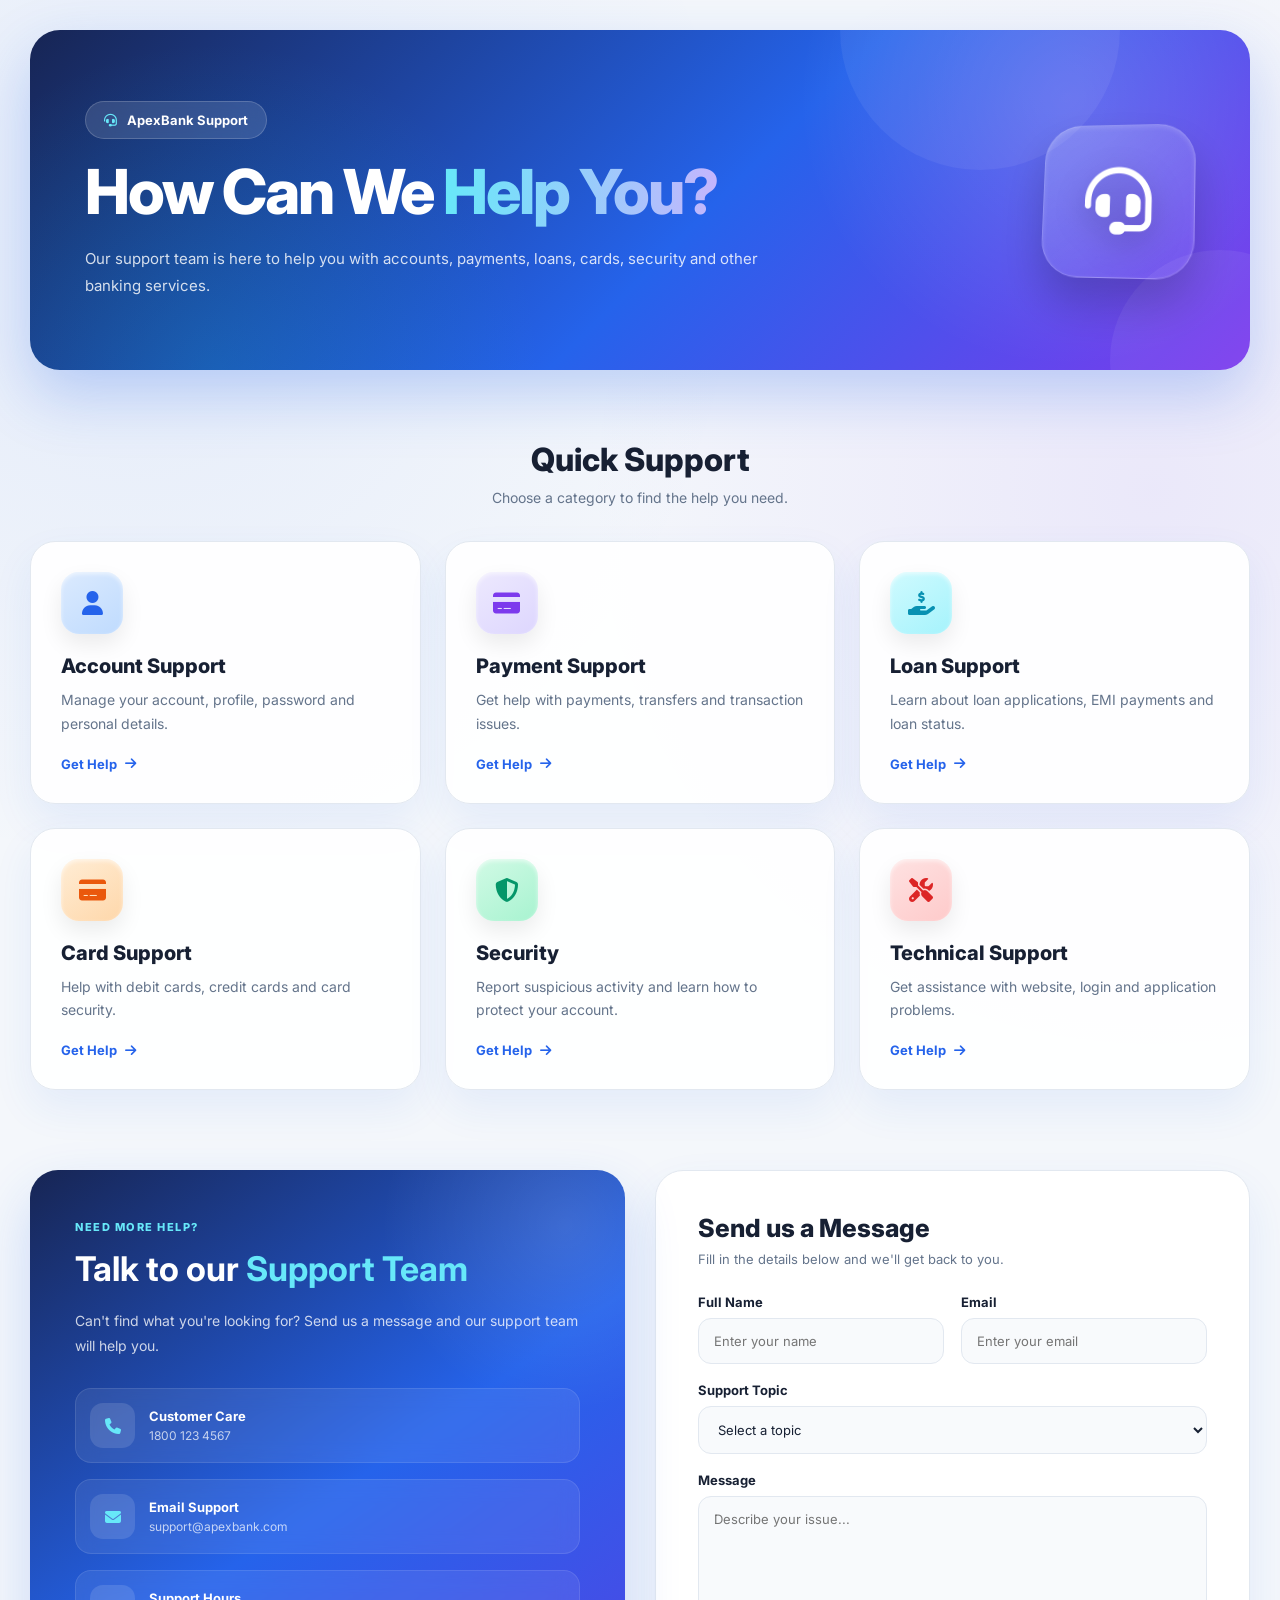
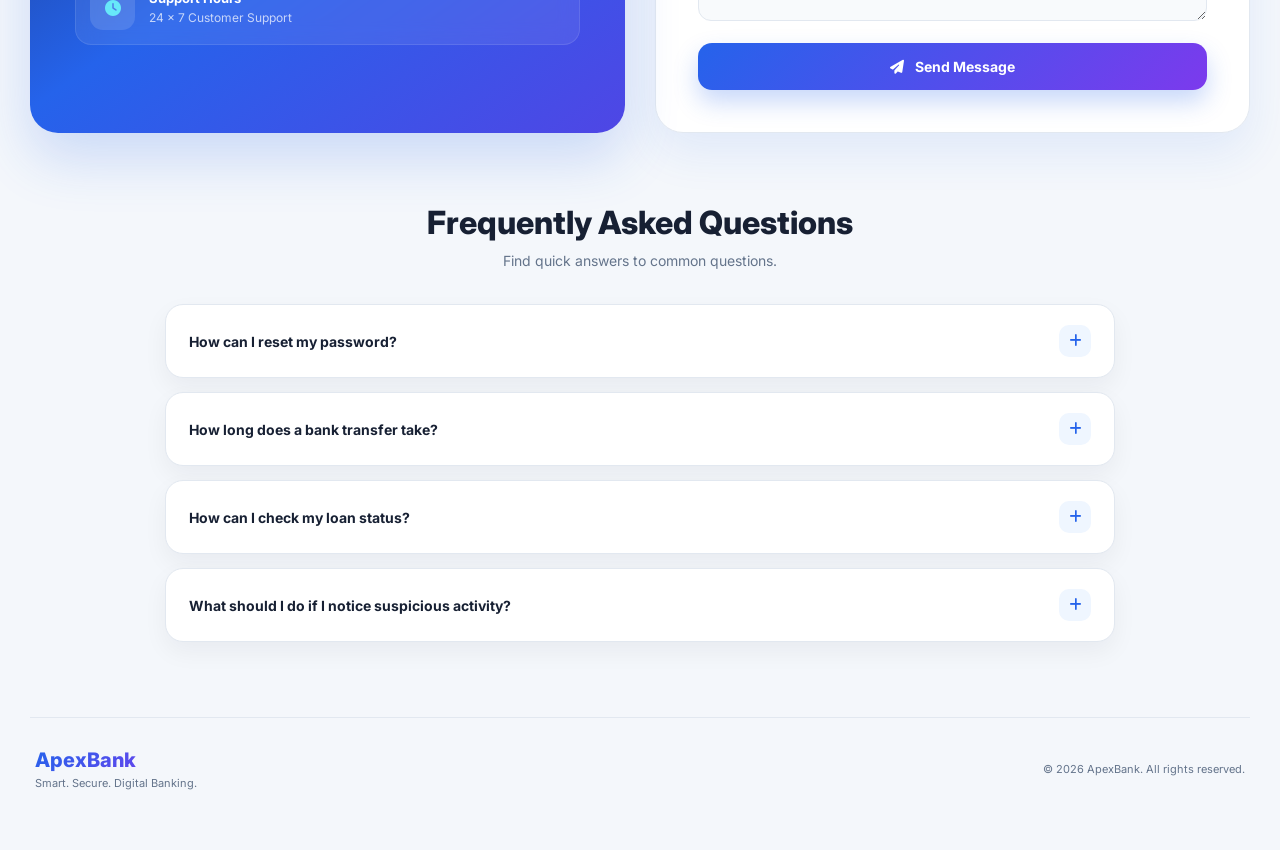
<file: support.html>
<!DOCTYPE html>
<html lang="en">
<head>
    <meta charset="UTF-8">
    <meta name="viewport" content="width=device-width, initial-scale=1.0">

    <title>ApexBank | Support</title>

    <!-- Font Awesome -->
    <link rel="stylesheet"
          href="https://cdnjs.cloudflare.com/ajax/libs/font-awesome/6.5.2/css/all.min.css">

    <!-- Google Font -->
    <link rel="preconnect" href="https://fonts.googleapis.com">
    <link rel="preconnect" href="https://fonts.gstatic.com" crossorigin>
    <link href="https://fonts.googleapis.com/css2?family=Inter:wght@400;500;600;700;800&display=swap"
          rel="stylesheet">

    <style>
        /* ==============================
           RESET
        ============================== */

        * {
            margin: 0;
            padding: 0;
            box-sizing: border-box;
        }

        html {
            scroll-behavior: smooth;
        }

        body {
            font-family: "Inter", sans-serif;
            background:
                radial-gradient(circle at 10% 10%, rgba(37,99,235,.08), transparent 25%),
                radial-gradient(circle at 90% 20%, rgba(124,58,237,.08), transparent 25%),
                #f4f7fb;
            color: #172033;
            min-height: 100vh;
        }

        button,
        input,
        textarea,
        select {
            font-family: inherit;
        }

        /* ==============================
           CONTAINER
        ============================== */

        .support-container {
            width: 100%;
            max-width: 1400px;
            margin: auto;
            padding: 30px;
        }

        /* ==============================
           HERO
        ============================== */

        .support-hero {
            position: relative;
            min-height: 340px;
            padding: 55px;
            border-radius: 30px;
            overflow: hidden;

            display: flex;
            align-items: center;
            justify-content: space-between;

            color: white;

            background:
                radial-gradient(circle at 85% 20%, rgba(255,255,255,.16), transparent 25%),
                radial-gradient(circle at 15% 100%, rgba(6,182,212,.20), transparent 30%),
                linear-gradient(135deg, #172554, #2563eb 55%, #7c3aed);

            box-shadow:
                0 25px 60px rgba(37,99,235,.25);
        }

        .support-hero::before {
            content: "";
            position: absolute;
            width: 280px;
            height: 280px;
            border-radius: 50%;
            right: 130px;
            top: -140px;
            background: rgba(255,255,255,.06);
        }

        .support-hero::after {
            content: "";
            position: absolute;
            width: 220px;
            height: 220px;
            border-radius: 50%;
            right: -80px;
            bottom: -100px;
            background: rgba(255,255,255,.06);
        }

        .support-hero-content {
            position: relative;
            z-index: 2;
            max-width: 760px;
        }

        .support-tag {
            display: inline-flex;
            align-items: center;
            gap: 10px;

            padding: 10px 18px;
            margin-bottom: 20px;

            border-radius: 50px;

            background: rgba(255,255,255,.12);
            border: 1px solid rgba(255,255,255,.18);

            backdrop-filter: blur(12px);

            font-size: 13px;
            font-weight: 700;
        }

        .support-tag i {
            color: #67e8f9;
        }

        .support-hero h1 {
            font-size: clamp(40px, 5vw, 62px);
            line-height: 1.05;
            letter-spacing: -2px;
            font-weight: 800;
            margin-bottom: 20px;
        }

        .support-hero h1 span {
            background: linear-gradient(90deg, #67e8f9, #c4b5fd);
            -webkit-background-clip: text;
            background-clip: text;
            color: transparent;
        }

        .support-hero p {
            max-width: 700px;
            color: rgba(255,255,255,.82);
            font-size: 15px;
            line-height: 1.8;
        }

        /* ==============================
           HERO ICON
        ============================== */

        .hero-support-icon {
            position: relative;
            z-index: 2;

            width: 155px;
            height: 155px;

            display: flex;
            align-items: center;
            justify-content: center;

            border-radius: 38px;

            background:
                linear-gradient(
                    145deg,
                    rgba(255,255,255,.20),
                    rgba(255,255,255,.05)
                );

            border: 1px solid rgba(255,255,255,.22);

            box-shadow:
                inset 0 2px 5px rgba(255,255,255,.15),
                0 25px 45px rgba(0,0,0,.20);

            transform:
                perspective(700px)
                rotateY(-12deg)
                rotateX(8deg);
        }

        .hero-support-icon i {
            font-size: 68px;
            color: white;
            filter: drop-shadow(0 10px 15px rgba(0,0,0,.25));
        }

        /* ==============================
           SECTION
        ============================== */

        .support-section,
        .faq-section {
            margin-top: 70px;
        }

        .section-heading {
            text-align: center;
            margin-bottom: 35px;
        }

        .section-heading h2 {
            font-size: 32px;
            font-weight: 800;
            margin-bottom: 10px;
        }

        .section-heading p {
            color: #64748b;
            font-size: 14px;
        }

        /* ==============================
           SUPPORT GRID
        ============================== */

        .support-grid {
            display: grid;
            grid-template-columns: repeat(3, 1fr);
            gap: 24px;
        }

        /* ==============================
           SUPPORT CARD
        ============================== */

        .support-card {
            position: relative;
            overflow: hidden;

            min-height: 255px;
            padding: 30px;

            border-radius: 25px;

            background: rgba(255,255,255,.95);

            border: 1px solid #e2e8f0;

            box-shadow:
                0 18px 40px rgba(37,99,235,.08);

            cursor: pointer;

            transition:
                transform .35s ease,
                box-shadow .35s ease,
                border-color .35s ease;
        }

        .support-card:hover {
            transform:
                translateY(-10px)
                rotateX(2deg);

            border-color: rgba(37,99,235,.25);

            box-shadow:
                0 28px 60px rgba(37,99,235,.17);
        }

        .support-card h3 {
            font-size: 20px;
            font-weight: 800;
            margin: 20px 0 10px;
        }

        .support-card p {
            color: #64748b;
            font-size: 14px;
            line-height: 1.7;
        }

        .support-link {
            display: inline-flex;
            align-items: center;
            gap: 8px;

            margin-top: 20px;

            color: #2563eb;
            font-size: 13px;
            font-weight: 700;

            transition: gap .25s ease;
        }

        .support-card:hover .support-link {
            gap: 14px;
        }

        /* ==============================
           ICONS
        ============================== */

        .support-icon {
            width: 62px;
            height: 62px;

            display: flex;
            align-items: center;
            justify-content: center;

            border-radius: 18px;

            font-size: 24px;

            box-shadow:
                inset 0 2px 4px rgba(255,255,255,.6),
                0 10px 22px rgba(0,0,0,.08);

            transition:
                transform .3s ease;
        }

        .support-card:hover .support-icon {
            transform: translateY(-5px) rotate(-4deg);
        }

        .blue {
            color: #2563eb;
            background: linear-gradient(145deg,#dbeafe,#bfdbfe);
        }

        .purple {
            color: #7c3aed;
            background: linear-gradient(145deg,#ede9fe,#ddd6fe);
        }

        .cyan {
            color: #0891b2;
            background: linear-gradient(145deg,#cffafe,#a5f3fc);
        }

        .orange {
            color: #ea580c;
            background: linear-gradient(145deg,#ffedd5,#fed7aa);
        }

        .green {
            color: #059669;
            background: linear-gradient(145deg,#d1fae5,#a7f3d0);
        }

        .red {
            color: #dc2626;
            background: linear-gradient(145deg,#fee2e2,#fecaca);
        }

        /* ==============================
           CONTACT SECTION
        ============================== */

        .contact-section {
            margin-top: 80px;

            display: grid;
            grid-template-columns: 1fr 1fr;
            gap: 30px;
        }

        /* ==============================
           CONTACT INFO
        ============================== */

        .contact-info {
            position: relative;
            overflow: hidden;

            padding: 45px;

            border-radius: 28px;

            color: white;

            background:
                radial-gradient(circle at 90% 10%, rgba(255,255,255,.12), transparent 25%),
                linear-gradient(145deg,#172554,#2563eb 55%,#4f46e5);

            box-shadow:
                0 25px 55px rgba(37,99,235,.20);
        }

        .contact-label {
            display: inline-block;

            margin-bottom: 15px;

            color: #67e8f9;

            font-size: 11px;
            font-weight: 800;
            letter-spacing: 1.5px;
        }

        .contact-info h2 {
            font-size: 34px;
            line-height: 1.2;
            margin-bottom: 18px;
        }

        .contact-info h2 span {
            color: #67e8f9;
        }

        .contact-info > p {
            color: rgba(255,255,255,.78);
            line-height: 1.8;
            font-size: 14px;
            margin-bottom: 30px;
        }

        /* ==============================
           CONTACT ITEMS
        ============================== */

        .contact-items {
            display: flex;
            flex-direction: column;
            gap: 16px;
        }

        .contact-item {
            display: flex;
            align-items: center;
            gap: 14px;

            padding: 14px;

            border-radius: 16px;

            background: rgba(255,255,255,.08);
            border: 1px solid rgba(255,255,255,.10);

            backdrop-filter: blur(10px);
        }

        .contact-item-icon {
            width: 45px;
            height: 45px;

            flex-shrink: 0;

            display: flex;
            align-items: center;
            justify-content: center;

            border-radius: 13px;

            color: #67e8f9;
            background: rgba(255,255,255,.12);
        }

        .contact-item strong {
            display: block;
            font-size: 13px;
            margin-bottom: 4px;
        }

        .contact-item span {
            display: block;
            color: rgba(255,255,255,.72);
            font-size: 12px;
        }

        /* ==============================
           FORM CARD
        ============================== */

        .support-form-card {
            padding: 42px;

            border-radius: 28px;

            background: rgba(255,255,255,.97);

            border: 1px solid #e2e8f0;

            box-shadow:
                0 20px 45px rgba(37,99,235,.09);
        }

        .support-form-card h3 {
            font-size: 25px;
            font-weight: 800;
            margin-bottom: 8px;
        }

        .support-form-card > p {
            color: #64748b;
            font-size: 13px;
            margin-bottom: 27px;
        }

        /* ==============================
           FORM
        ============================== */

        .form-row {
            display: grid;
            grid-template-columns: 1fr 1fr;
            gap: 17px;
        }

        .form-group {
            margin-bottom: 18px;
        }

        .form-group label {
            display: block;
            margin-bottom: 8px;

            color: #172033;

            font-size: 13px;
            font-weight: 700;
        }

        .form-group input,
        .form-group select,
        .form-group textarea {
            width: 100%;

            padding: 14px 15px;

            border: 1px solid #e2e8f0;
            border-radius: 13px;

            background: #f8fafc;

            outline: none;

            color: #172033;

            font-size: 13px;

            transition:
                border-color .25s ease,
                box-shadow .25s ease,
                background .25s ease;
        }

        .form-group input:focus,
        .form-group select:focus,
        .form-group textarea:focus {
            background: white;
            border-color: #2563eb;

            box-shadow:
                0 0 0 4px rgba(37,99,235,.08);
        }

        .form-group textarea {
            min-height: 125px;
            resize: vertical;
        }

        /* ==============================
           BUTTON
        ============================== */

        .support-submit {
            width: 100%;

            padding: 15px 20px;

            border: none;
            border-radius: 14px;

            color: white;

            background:
                linear-gradient(135deg,#2563eb,#7c3aed);

            font-size: 14px;
            font-weight: 700;

            cursor: pointer;

            box-shadow:
                0 12px 25px rgba(37,99,235,.25);

            transition:
                transform .25s ease,
                box-shadow .25s ease;
        }

        .support-submit:hover {
            transform: translateY(-3px);

            box-shadow:
                0 18px 35px rgba(37,99,235,.32);
        }

        .support-submit:active {
            transform: translateY(0);
        }

        .support-submit i {
            margin-right: 8px;
        }

        /* ==============================
           STATUS
        ============================== */

        .support-status {
            display: none;

            margin-top: 15px;
            padding: 12px 15px;

            border-radius: 12px;

            font-size: 13px;
            font-weight: 600;
        }

        .support-status.success {
            display: block;

            color: #047857;
            background: #ecfdf5;
            border: 1px solid #a7f3d0;
        }

        .support-status.error {
            display: block;

            color: #b91c1c;
            background: #fef2f2;
            border: 1px solid #fecaca;
        }

        /* ==============================
           FAQ
        ============================== */

        .faq-container {
            max-width: 950px;
            margin: auto;

            display: flex;
            flex-direction: column;
            gap: 14px;
        }

        .faq-item {
            overflow: hidden;

            background: white;

            border: 1px solid #e2e8f0;
            border-radius: 18px;

            box-shadow:
                0 10px 25px rgba(15,23,42,.05);

            transition:
                border-color .3s ease,
                box-shadow .3s ease;
        }

        .faq-item.active {
            border-color: rgba(37,99,235,.25);

            box-shadow:
                0 15px 35px rgba(37,99,235,.10);
        }

        .faq-question {
            width: 100%;

            padding: 20px 23px;

            border: none;
            background: transparent;

            display: flex;
            align-items: center;
            justify-content: space-between;

            gap: 20px;

            text-align: left;

            color: #172033;

            font-size: 14px;
            font-weight: 700;

            cursor: pointer;
        }

        .faq-question i {
            width: 32px;
            height: 32px;

            flex-shrink: 0;

            display: flex;
            align-items: center;
            justify-content: center;

            border-radius: 10px;

            color: #2563eb;
            background: #eff6ff;
        }

        .faq-item.active .faq-question i {
            color: white;
            background:
                linear-gradient(135deg,#2563eb,#7c3aed);
        }

        .faq-answer {
            max-height: 0;
            overflow: hidden;

            transition:
                max-height .35s ease;
        }

        .faq-answer p {
            padding: 0 23px 22px;

            color: #64748b;

            font-size: 13px;
            line-height: 1.8;
        }

        /* ==============================
           FOOTER
        ============================== */

        .support-footer {
            margin-top: 75px;
            padding: 30px 5px;

            display: flex;
            align-items: center;
            justify-content: space-between;

            border-top: 1px solid #e2e8f0;
        }

        .support-footer strong {
            display: block;

            font-size: 20px;
            font-weight: 800;

            background:
                linear-gradient(135deg,#2563eb,#7c3aed);

            -webkit-background-clip: text;
            background-clip: text;
            color: transparent;
        }

        .support-footer span {
            display: block;

            margin-top: 4px;

            color: #64748b;
            font-size: 11px;
        }

        .support-footer p {
            color: #64748b;
            font-size: 11px;
        }

        /* ==============================
           TABLET
        ============================== */

        @media (max-width: 1050px) {

            .support-grid {
                grid-template-columns: repeat(2,1fr);
            }

            .contact-section {
                grid-template-columns: 1fr;
            }
        }

        /* ==============================
           MOBILE
        ============================== */

        @media (max-width: 700px) {

            .support-container {
                padding: 15px;
            }

            .support-hero {
                padding: 35px 25px;
                min-height: auto;
                border-radius: 23px;
            }

            .support-hero h1 {
                font-size: 38px;
                letter-spacing: -1px;
            }

            .support-hero p {
                font-size: 13px;
            }

            .hero-support-icon {
                display: none;
            }

            .support-grid {
                grid-template-columns: 1fr;
            }

            .support-section,
            .faq-section {
                margin-top: 50px;
            }

            .section-heading h2 {
                font-size: 27px;
            }

            .contact-section {
                margin-top: 55px;
            }

            .contact-info,
            .support-form-card {
                padding: 28px 22px;
                border-radius: 22px;
            }

            .contact-info h2 {
                font-size: 28px;
            }

            .form-row {
                grid-template-columns: 1fr;
                gap: 0;
            }

            .support-footer {
                flex-direction: column;
                align-items: flex-start;
                gap: 15px;
            }
        }

        /* ==============================
           SMALL MOBILE
        ============================== */

        @media (max-width: 420px) {

            .support-container {
                padding: 10px;
            }

            .support-hero {
                padding: 30px 20px;
            }

            .support-hero h1 {
                font-size: 32px;
            }

            .support-card {
                padding: 23px;
            }

            .support-form-card {
                padding: 23px 18px;
            }
        }
    </style>
</head>

<body>

<div class="support-container">

    <!-- ==============================
         HERO
    ============================== -->

    <section class="support-hero">

        <div class="support-hero-content">

            <span class="support-tag">
                <i class="fa-solid fa-headset"></i>
                ApexBank Support
            </span>

            <h1>
                How Can We
                <span>Help You?</span>
            </h1>

            <p>
                Our support team is here to help you with accounts,
                payments, loans, cards, security and other banking services.
            </p>

        </div>

        <div class="hero-support-icon">
            <i class="fa-solid fa-headset"></i>
        </div>

    </section>


    <!-- ==============================
         QUICK SUPPORT
    ============================== -->

    <section class="support-section">

        <div class="section-heading">

            <h2>Quick Support</h2>

            <p>
                Choose a category to find the help you need.
            </p>

        </div>


        <div class="support-grid">

            <div class="support-card"
                 onclick="openSupport('Account Support')">

                <div class="support-icon blue">
                    <i class="fa-solid fa-user"></i>
                </div>

                <h3>Account Support</h3>

                <p>
                    Manage your account, profile, password
                    and personal details.
                </p>

                <span class="support-link">
                    Get Help
                    <i class="fa-solid fa-arrow-right"></i>
                </span>

            </div>


            <div class="support-card"
                 onclick="openSupport('Payment Support')">

                <div class="support-icon purple">
                    <i class="fa-solid fa-credit-card"></i>
                </div>

                <h3>Payment Support</h3>

                <p>
                    Get help with payments, transfers
                    and transaction issues.
                </p>

                <span class="support-link">
                    Get Help
                    <i class="fa-solid fa-arrow-right"></i>
                </span>

            </div>


            <div class="support-card"
                 onclick="openSupport('Loan Support')">

                <div class="support-icon cyan">
                    <i class="fa-solid fa-hand-holding-dollar"></i>
                </div>

                <h3>Loan Support</h3>

                <p>
                    Learn about loan applications,
                    EMI payments and loan status.
                </p>

                <span class="support-link">
                    Get Help
                    <i class="fa-solid fa-arrow-right"></i>
                </span>

            </div>


            <div class="support-card"
                 onclick="openSupport('Card Support')">

                <div class="support-icon orange">
                    <i class="fa-solid fa-credit-card"></i>
                </div>

                <h3>Card Support</h3>

                <p>
                    Help with debit cards, credit cards
                    and card security.
                </p>

                <span class="support-link">
                    Get Help
                    <i class="fa-solid fa-arrow-right"></i>
                </span>

            </div>


            <div class="support-card"
                 onclick="openSupport('Security Support')">

                <div class="support-icon green">
                    <i class="fa-solid fa-shield-halved"></i>
                </div>

                <h3>Security</h3>

                <p>
                    Report suspicious activity and learn
                    how to protect your account.
                </p>

                <span class="support-link">
                    Get Help
                    <i class="fa-solid fa-arrow-right"></i>
                </span>

            </div>


            <div class="support-card"
                 onclick="openSupport('Technical Support')">

                <div class="support-icon red">
                    <i class="fa-solid fa-screwdriver-wrench"></i>
                </div>

                <h3>Technical Support</h3>

                <p>
                    Get assistance with website,
                    login and application problems.
                </p>

                <span class="support-link">
                    Get Help
                    <i class="fa-solid fa-arrow-right"></i>
                </span>

            </div>

        </div>

    </section>


    <!-- ==============================
         CONTACT
    ============================== -->

    <section class="contact-section">


        <div class="contact-info">

            <span class="contact-label">
                NEED MORE HELP?
            </span>

            <h2>
                Talk to our
                <span>Support Team</span>
            </h2>

            <p>
                Can't find what you're looking for?
                Send us a message and our support team
                will help you.
            </p>


            <div class="contact-items">

                <div class="contact-item">

                    <div class="contact-item-icon">
                        <i class="fa-solid fa-phone"></i>
                    </div>

                    <div>
                        <strong>Customer Care</strong>
                        <span>1800 123 4567</span>
                    </div>

                </div>


                <div class="contact-item">

                    <div class="contact-item-icon">
                        <i class="fa-solid fa-envelope"></i>
                    </div>

                    <div>
                        <strong>Email Support</strong>
                        <span>support@apexbank.com</span>
                    </div>

                </div>


                <div class="contact-item">

                    <div class="contact-item-icon">
                        <i class="fa-solid fa-clock"></i>
                    </div>

                    <div>
                        <strong>Support Hours</strong>
                        <span>24 × 7 Customer Support</span>
                    </div>

                </div>

            </div>

        </div>


        <!-- FORM -->

        <div class="support-form-card">

            <h3>Send us a Message</h3>

            <p>
                Fill in the details below and we'll get back to you.
            </p>


            <form id="supportForm"
                  onsubmit="submitSupport(event)">

                <div class="form-row">

                    <div class="form-group">

                        <label for="name">
                            Full Name
                        </label>

                        <input
                            type="text"
                            id="name"
                            placeholder="Enter your name"
                            required
                        >

                    </div>


                    <div class="form-group">

                        <label for="email">
                            Email
                        </label>

                        <input
                            type="email"
                            id="email"
                            placeholder="Enter your email"
                            required
                        >

                    </div>

                </div>


                <div class="form-group">

                    <label for="topic">
                        Support Topic
                    </label>

                    <select id="topic" required>

                        <option value="">
                            Select a topic
                        </option>

                        <option value="Account Support">
                            Account Support
                        </option>

                        <option value="Payment Support">
                            Payment Support
                        </option>

                        <option value="Loan Support">
                            Loan Support
                        </option>

                        <option value="Card Support">
                            Card Support
                        </option>

                        <option value="Security Support">
                            Security Support
                        </option>

                        <option value="Technical Support">
                            Technical Support
                        </option>

                        <option value="Other">
                            Other
                        </option>

                    </select>

                </div>


                <div class="form-group">

                    <label for="message">
                        Message
                    </label>

                    <textarea
                        id="message"
                        placeholder="Describe your issue..."
                        required
                    ></textarea>

                </div>


                <button
                    type="submit"
                    class="support-submit">

                    <i class="fa-solid fa-paper-plane"></i>

                    Send Message

                </button>


                <div
                    id="supportStatus"
                    class="support-status">
                </div>

            </form>

        </div>

    </section>


    <!-- ==============================
         FAQ
    ============================== -->

    <section class="faq-section">

        <div class="section-heading">

            <h2>
                Frequently Asked Questions
            </h2>

            <p>
                Find quick answers to common questions.
            </p>

        </div>


        <div class="faq-container">


            <div class="faq-item">

                <button
                    class="faq-question"
                    onclick="toggleFAQ(this)">

                    <span>
                        How can I reset my password?
                    </span>

                    <i class="fa-solid fa-plus"></i>

                </button>

                <div class="faq-answer">

                    <p>
                        Go to the login page and select
                        "Forgot Password". Follow the
                        instructions to securely reset your password.
                    </p>

                </div>

            </div>


            <div class="faq-item">

                <button
                    class="faq-question"
                    onclick="toggleFAQ(this)">

                    <span>
                        How long does a bank transfer take?
                    </span>

                    <i class="fa-solid fa-plus"></i>

                </button>

                <div class="faq-answer">

                    <p>
                        Transfer times depend on the payment
                        method and banking network. Some digital
                        payments may be processed instantly.
                    </p>

                </div>

            </div>


            <div class="faq-item">

                <button
                    class="faq-question"
                    onclick="toggleFAQ(this)">

                    <span>
                        How can I check my loan status?
                    </span>

                    <i class="fa-solid fa-plus"></i>

                </button>

                <div class="faq-answer">

                    <p>
                        Open the Loan section from your
                        ApexBank dashboard to view your
                        application and loan status.
                    </p>

                </div>

            </div>


            <div class="faq-item">

                <button
                    class="faq-question"
                    onclick="toggleFAQ(this)">

                    <span>
                        What should I do if I notice suspicious activity?
                    </span>

                    <i class="fa-solid fa-plus"></i>

                </button>

                <div class="faq-answer">

                    <p>
                        Contact ApexBank support immediately
                        and secure your account. Never share
                        your password, PIN or OTP with anyone.
                    </p>

                </div>

            </div>

        </div>

    </section>


    <!-- ==============================
         FOOTER
    ============================== -->

    <footer class="support-footer">

        <div>

            <strong>ApexBank</strong>

            <span>
                Smart. Secure. Digital Banking.
            </span>

        </div>

        <p>
            © 2026 ApexBank. All rights reserved.
        </p>

    </footer>

</div>


<script>

    /* ==============================
       QUICK SUPPORT
    ============================== */

    function openSupport(topic) {

        const topicSelect =
            document.getElementById("topic");

        topicSelect.value = topic;

        document
            .querySelector(".contact-section")
            .scrollIntoView({
                behavior: "smooth"
            });
    }


    /* ==============================
       SUPPORT FORM
    ============================== */

    function submitSupport(event) {

        event.preventDefault();

        const name =
            document.getElementById("name").value.trim();

        const email =
            document.getElementById("email").value.trim();

        const topic =
            document.getElementById("topic").value;

        const message =
            document.getElementById("message").value.trim();

        const status =
            document.getElementById("supportStatus");


        if (!name || !email || !topic || !message) {

            status.className =
                "support-status error";

            status.innerHTML =
                '<i class="fa-solid fa-circle-exclamation"></i> ' +
                'Please complete all fields.';

            return;
        }


        status.className =
            "support-status success";

        status.innerHTML =
            '<i class="fa-solid fa-circle-check"></i> ' +
            'Your support request has been submitted successfully.';


        document
            .getElementById("supportForm")
            .reset();

    }


    /* ==============================
       FAQ
    ============================== */

    function toggleFAQ(button) {

        const item =
            button.parentElement;

        const answer =
            item.querySelector(".faq-answer");

        const icon =
            button.querySelector("i");

        const isOpen =
            item.classList.contains("active");


        document
            .querySelectorAll(".faq-item")
            .forEach(function(faq) {

                faq.classList.remove("active");

                faq.querySelector(".faq-answer")
                    .style.maxHeight = null;

                faq.querySelector(".faq-question i")
                    .className = "fa-solid fa-plus";

            });


        if (!isOpen) {

            item.classList.add("active");

            answer.style.maxHeight =
                answer.scrollHeight + "px";

            icon.className =
                "fa-solid fa-minus";
        }

    }

</script>

</body>
</html>
</file>
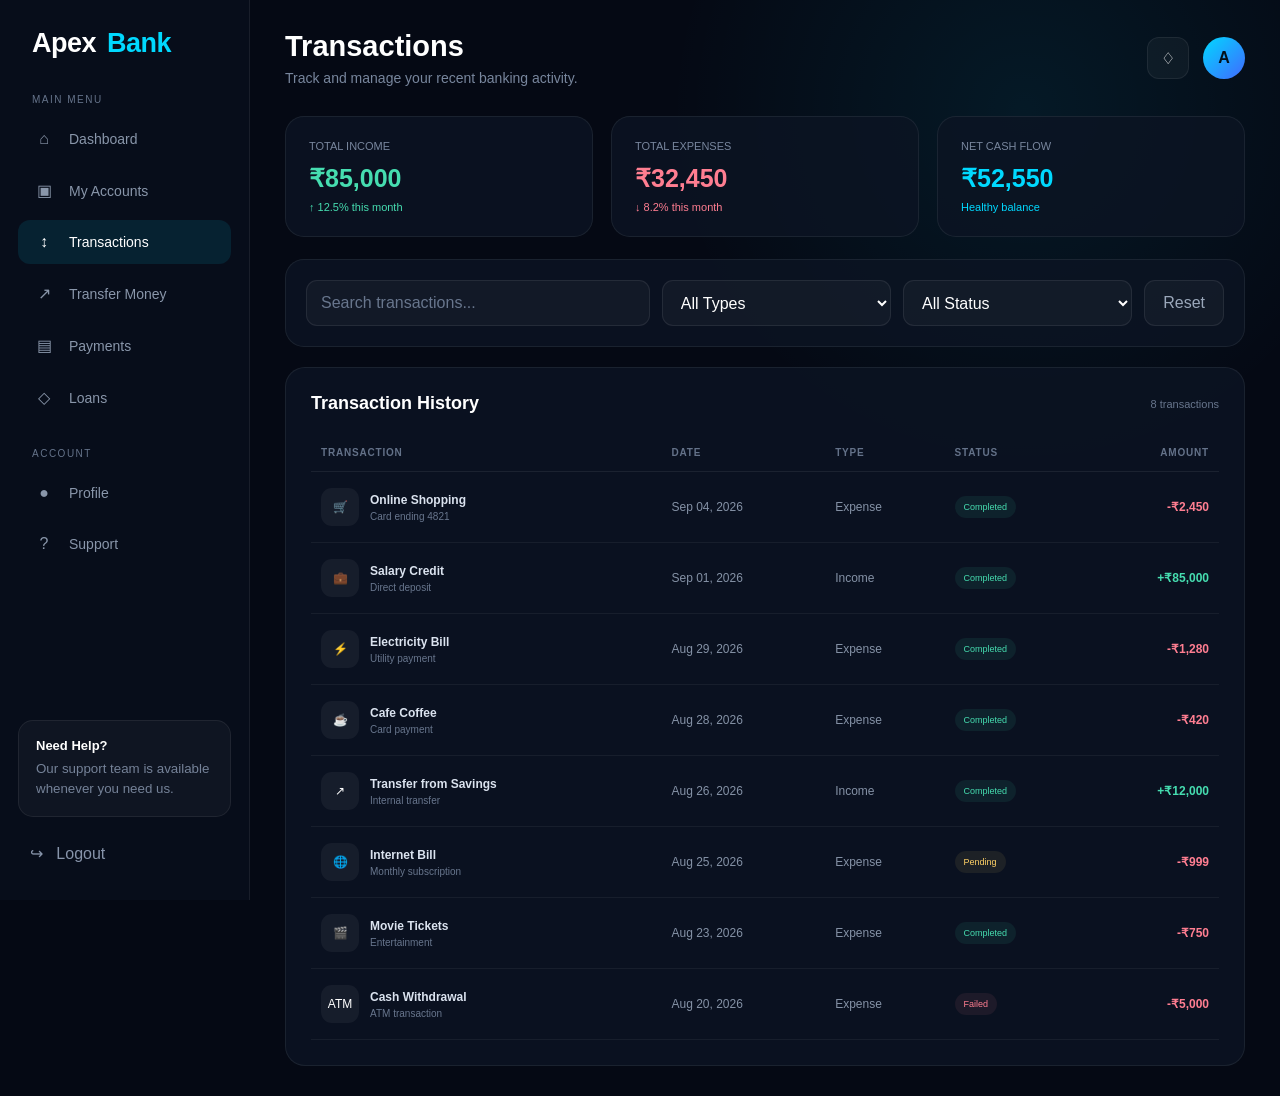
<file: transactions.html>
<!DOCTYPE html>
<html lang="en">
<head>
    <meta charset="UTF-8">
    <meta name="viewport" content="width=device-width, initial-scale=1.0">

    <title>ApexBank | Transactions</title>

    <link rel="stylesheet" href="../css/style.css">
    <link rel="stylesheet" href="../css/3d.css">
    <link rel="stylesheet" href="../css/responsive.css">

    <style>
        * {
            box-sizing: border-box;
        }

        body {
            margin: 0;
            font-family: Arial, Helvetica, sans-serif;
            background:
                radial-gradient(circle at 80% 10%, rgba(0,217,255,.08), transparent 25%),
                #050914;
            color: #fff;
        }

        /* LAYOUT */

        .dashboard-layout {
            min-height: 100vh;
        }

        .sidebar {
            width: 250px;
            min-height: 100vh;
            position: fixed;
            left: 0;
            top: 0;
            padding: 28px 18px;
            background: rgba(8,14,28,.96);
            border-right: 1px solid rgba(255,255,255,.07);
            z-index: 20;
        }

        .logo {
            font-size: 27px;
            font-weight: 800;
            padding: 0 14px 35px;
        }

        .logo span {
            color: #00d9ff;
        }

        .nav-title {
            color: #65738a;
            font-size: 10px;
            letter-spacing: 1.5px;
            text-transform: uppercase;
            padding: 0 14px 12px;
        }

        .side-nav {
            display: flex;
            flex-direction: column;
            gap: 7px;
        }

        .side-nav a {
            display: flex;
            align-items: center;
            gap: 13px;
            padding: 13px 14px;
            border-radius: 12px;
            color: #8996aa;
            text-decoration: none;
            font-size: 14px;
            transition: .25s;
        }

        .side-nav a:hover,
        .side-nav a.active {
            color: #fff;
            background: rgba(0,217,255,.1);
        }

        .nav-icon {
            width: 24px;
            text-align: center;
            font-size: 16px;
        }

        .sidebar-bottom {
            position: absolute;
            bottom: 25px;
            left: 18px;
            right: 18px;
        }

        .help-box {
            padding: 17px;
            border-radius: 15px;
            background: rgba(255,255,255,.035);
            border: 1px solid rgba(255,255,255,.07);
            margin-bottom: 15px;
        }

        .help-box strong {
            display: block;
            font-size: 13px;
            margin-bottom: 6px;
        }

        .help-box small {
            color: #758298;
            line-height: 1.5;
        }

        .logout {
            width: 100%;
            padding: 12px;
            background: transparent;
            color: #8794aa;
            border: 0;
            text-align: left;
            cursor: pointer;
            border-radius: 10px;
        }

        .logout:hover {
            background: rgba(255,255,255,.05);
            color: #fff;
        }

        /* MAIN */

        .main-content {
            width: calc(100% - 250px);
            margin-left: 250px;
            padding: 30px 35px;
        }

        .topbar {
            display: flex;
            justify-content: space-between;
            align-items: center;
            margin-bottom: 30px;
        }

        .heading h1 {
            margin: 0 0 7px;
            font-size: 29px;
        }

        .heading p {
            margin: 0;
            color: #78869d;
            font-size: 14px;
        }

        .top-actions {
            display: flex;
            align-items: center;
            gap: 14px;
        }

        .notification {
            width: 42px;
            height: 42px;
            border-radius: 12px;
            background: rgba(255,255,255,.04);
            border: 1px solid rgba(255,255,255,.07);
            display: flex;
            align-items: center;
            justify-content: center;
        }

        .avatar {
            width: 42px;
            height: 42px;
            border-radius: 50%;
            background: linear-gradient(135deg,#00d9ff,#4169ff);
            display: flex;
            align-items: center;
            justify-content: center;
            color: #03111b;
            font-weight: 800;
        }

        /* SUMMARY */

        .summary-grid {
            display: grid;
            grid-template-columns: repeat(3,1fr);
            gap: 18px;
            margin-bottom: 22px;
        }

        .summary-card {
            padding: 23px;
            border-radius: 19px;
            background: rgba(12,20,36,.8);
            border: 1px solid rgba(255,255,255,.07);
        }

        .summary-label {
            color: #78869d;
            font-size: 11px;
            margin-bottom: 12px;
        }

        .summary-value {
            font-size: 25px;
            font-weight: 800;
        }

        .summary-change {
            margin-top: 8px;
            font-size: 11px;
        }

        .income {
            color: #46ddb0;
        }

        .expense {
            color: #ff7e91;
        }

        .neutral {
            color: #00d9ff;
        }

        /* FILTER PANEL */

        .filter-panel {
            padding: 20px;
            border-radius: 19px;
            background: rgba(12,20,36,.8);
            border: 1px solid rgba(255,255,255,.07);
            margin-bottom: 20px;
        }

        .filter-row {
            display: grid;
            grid-template-columns: 1.5fr 1fr 1fr auto;
            gap: 12px;
        }

        .search-box,
        .filter-select {
            height: 46px;
            width: 100%;
            padding: 0 14px;
            border-radius: 11px;
            border: 1px solid rgba(255,255,255,.08);
            background: rgba(255,255,255,.035);
            color: #fff;
            outline: none;
        }

        .search-box::placeholder {
            color: #68768d;
        }

        .filter-select option {
            background: #10182a;
        }

        .search-box:focus,
        .filter-select:focus {
            border-color: rgba(0,217,255,.4);
        }

        .reset-btn {
            height: 46px;
            padding: 0 18px;
            border-radius: 11px;
            border: 1px solid rgba(255,255,255,.08);
            background: rgba(255,255,255,.035);
            color: #9aa7ba;
            cursor: pointer;
        }

        .reset-btn:hover {
            color: #fff;
            border-color: rgba(0,217,255,.2);
        }

        /* TRANSACTIONS */

        .transactions-panel {
            padding: 25px;
            border-radius: 20px;
            background: rgba(12,20,36,.8);
            border: 1px solid rgba(255,255,255,.07);
        }

        .panel-header {
            display: flex;
            justify-content: space-between;
            align-items: center;
            margin-bottom: 20px;
        }

        .panel-header h2 {
            margin: 0;
            font-size: 18px;
        }

        .transaction-count {
            color: #68768d;
            font-size: 11px;
        }

        .transaction-table {
            width: 100%;
            border-collapse: collapse;
        }

        .transaction-table th {
            text-align: left;
            padding: 13px 10px;
            color: #647289;
            font-size: 10px;
            text-transform: uppercase;
            letter-spacing: .8px;
            border-bottom: 1px solid rgba(255,255,255,.07);
        }

        .transaction-table td {
            padding: 16px 10px;
            border-bottom: 1px solid rgba(255,255,255,.055);
            font-size: 12px;
        }

        .transaction-table tbody tr {
            transition: .2s;
        }

        .transaction-table tbody tr:hover {
            background: rgba(255,255,255,.025);
        }

        .transaction-name {
            display: flex;
            align-items: center;
            gap: 11px;
        }

        .transaction-icon {
            width: 38px;
            height: 38px;
            border-radius: 11px;
            background: rgba(255,255,255,.05);
            display: flex;
            align-items: center;
            justify-content: center;
            flex-shrink: 0;
        }

        .transaction-title {
            color: #dbe3ef;
            font-weight: 600;
        }

        .transaction-subtitle {
            color: #68768d;
            font-size: 10px;
            margin-top: 4px;
        }

        .date {
            color: #8592a6;
        }

        .type {
            color: #8592a6;
        }

        .amount {
            font-weight: 700;
            text-align: right;
        }

        .status {
            display: inline-flex;
            padding: 6px 9px;
            border-radius: 20px;
            font-size: 9px;
        }

        .status.completed {
            color: #46ddb0;
            background: rgba(70,221,176,.08);
        }

        .status.pending {
            color: #ffd166;
            background: rgba(255,209,102,.08);
        }

        .status.failed {
            color: #ff7e91;
            background: rgba(255,126,145,.08);
        }

        /* NO RESULTS */

        .no-results {
            display: none;
            text-align: center;
            padding: 45px 20px;
            color: #68768d;
        }

        .no-results-icon {
            font-size: 32px;
            margin-bottom: 12px;
        }

        /* MOBILE */

        @media (max-width: 1000px) {
            .summary-grid {
                grid-template-columns: 1fr 1fr;
            }

            .filter-row {
                grid-template-columns: 1fr 1fr;
            }

            .reset-btn {
                width: 100%;
            }
        }

        @media (max-width: 800px) {

            .sidebar {
                width: 70px;
                padding: 20px 10px;
            }

            .logo {
                font-size: 0;
                text-align: center;
                padding: 0 0 30px;
            }

            .logo::after {
                content: "A";
                font-size: 25px;
                color: #00d9ff;
            }

            .nav-title,
            .side-nav a span:not(.nav-icon),
            .help-box,
            .logout span {
                display: none;
            }

            .side-nav a {
                justify-content: center;
                padding: 13px 5px;
            }

            .sidebar-bottom {
                left: 10px;
                right: 10px;
            }

            .main-content {
                width: calc(100% - 70px);
                margin-left: 70px;
                padding: 22px;
            }
        }

        @media (max-width: 650px) {

            .main-content {
                padding: 18px 13px;
            }

            .heading h1 {
                font-size: 23px;
            }

            .summary-grid {
                grid-template-columns: 1fr;
            }

            .filter-row {
                grid-template-columns: 1fr;
            }

            .transactions-panel {
                padding: 16px;
            }

            .transaction-table {
                min-width: 700px;
            }

            .table-wrapper {
                overflow-x: auto;
            }

            .user-name {
                display: none;
            }
        }
    </style>
</head>

<body>

<div class="dashboard-layout">

    <!-- SIDEBAR -->

    <aside class="sidebar">

        <div class="logo">
            Apex<span>Bank</span>
        </div>

        <div class="nav-title">
            Main Menu
        </div>

        <nav class="side-nav">

            <a href="dashboard.html">
                <span class="nav-icon">⌂</span>
                <span>Dashboard</span>
            </a>

            <a href="accounts.html">
                <span class="nav-icon">▣</span>
                <span>My Accounts</span>
            </a>

            <a href="transactions.html" class="active">
                <span class="nav-icon">↕</span>
                <span>Transactions</span>
            </a>

            <a href="transfer.html">
                <span class="nav-icon">↗</span>
                <span>Transfer Money</span>
            </a>

            <a href="payments.html">
                <span class="nav-icon">▤</span>
                <span>Payments</span>
            </a>

            <a href="loans.html">
                <span class="nav-icon">◇</span>
                <span>Loans</span>
            </a>

        </nav>

        <div class="nav-title" style="margin-top:28px;">
            Account
        </div>

        <nav class="side-nav">

            <a href="profile.html">
                <span class="nav-icon">●</span>
                <span>Profile</span>
            </a>

            <a href="support.html">
                <span class="nav-icon">?</span>
                <span>Support</span>
            </a>

        </nav>

        <div class="sidebar-bottom">

            <div class="help-box">
                <strong>Need Help?</strong>
                <small>
                    Our support team is available whenever you need us.
                </small>
            </div>

            <button class="logout" onclick="logout()">
                <span>↪ &nbsp; Logout</span>
            </button>

        </div>

    </aside>


    <!-- MAIN CONTENT -->

    <main class="main-content">

        <!-- TOPBAR -->

        <header class="topbar">

            <div class="heading">

                <h1>Transactions</h1>

                <p>
                    Track and manage your recent banking activity.
                </p>

            </div>

            <div class="top-actions">

                <div class="notification">
                    ♢
                </div>

                <div class="avatar">
                    A
                </div>

            </div>

        </header>


        <!-- SUMMARY -->

        <section class="summary-grid">

            <div class="summary-card">

                <div class="summary-label">
                    TOTAL INCOME
                </div>

                <div class="summary-value income">
                    ₹85,000
                </div>

                <div class="summary-change income">
                    ↑ 12.5% this month
                </div>

            </div>


            <div class="summary-card">

                <div class="summary-label">
                    TOTAL EXPENSES
                </div>

                <div class="summary-value expense">
                    ₹32,450
                </div>

                <div class="summary-change expense">
                    ↓ 8.2% this month
                </div>

            </div>


            <div class="summary-card">

                <div class="summary-label">
                    NET CASH FLOW
                </div>

                <div class="summary-value neutral">
                    ₹52,550
                </div>

                <div class="summary-change neutral">
                    Healthy balance
                </div>

            </div>

        </section>


        <!-- FILTERS -->

        <section class="filter-panel">

            <div class="filter-row">

                <input
                    type="text"
                    id="searchInput"
                    class="search-box"
                    placeholder="Search transactions..."
                >

                <select
                    id="typeFilter"
                    class="filter-select"
                >

                    <option value="all">
                        All Types
                    </option>

                    <option value="income">
                        Income
                    </option>

                    <option value="expense">
                        Expense
                    </option>

                </select>


                <select
                    id="statusFilter"
                    class="filter-select"
                >

                    <option value="all">
                        All Status
                    </option>

                    <option value="completed">
                        Completed
                    </option>

                    <option value="pending">
                        Pending
                    </option>

                    <option value="failed">
                        Failed
                    </option>

                </select>


                <button
                    class="reset-btn"
                    onclick="resetFilters()"
                >
                    Reset
                </button>

            </div>

        </section>


        <!-- TRANSACTIONS -->

        <section class="transactions-panel">

            <div class="panel-header">

                <h2>Transaction History</h2>

                <span
                    class="transaction-count"
                    id="transactionCount"
                >
                    8 transactions
                </span>

            </div>


            <div class="table-wrapper">

                <table class="transaction-table">

                    <thead>

                        <tr>

                            <th>Transaction</th>

                            <th>Date</th>

                            <th>Type</th>

                            <th>Status</th>

                            <th style="text-align:right;">
                                Amount
                            </th>

                        </tr>

                    </thead>


                    <tbody id="transactionBody">

                        <tr
                            data-name="Online Shopping"
                            data-type="expense"
                            data-status="completed"
                        >

                            <td>

                                <div class="transaction-name">

                                    <div class="transaction-icon">
                                        🛒
                                    </div>

                                    <div>

                                        <div class="transaction-title">
                                            Online Shopping
                                        </div>

                                        <div class="transaction-subtitle">
                                            Card ending 4821
                                        </div>

                                    </div>

                                </div>

                            </td>

                            <td class="date">
                                Sep 04, 2026
                            </td>

                            <td class="type">
                                Expense
                            </td>

                            <td>
                                <span class="status completed">
                                    Completed
                                </span>
                            </td>

                            <td class="amount expense">
                                -₹2,450
                            </td>

                        </tr>


                        <tr
                            data-name="Salary Credit"
                            data-type="income"
                            data-status="completed"
                        >

                            <td>

                                <div class="transaction-name">

                                    <div class="transaction-icon">
                                        💼
                                    </div>

                                    <div>

                                        <div class="transaction-title">
                                            Salary Credit
                                        </div>

                                        <div class="transaction-subtitle">
                                            Direct deposit
                                        </div>

                                    </div>

                                </div>

                            </td>

                            <td class="date">
                                Sep 01, 2026
                            </td>

                            <td class="type">
                                Income
                            </td>

                            <td>
                                <span class="status completed">
                                    Completed
                                </span>
                            </td>

                            <td class="amount income">
                                +₹85,000
                            </td>

                        </tr>


                        <tr
                            data-name="Electricity Bill"
                            data-type="expense"
                            data-status="completed"
                        >

                            <td>

                                <div class="transaction-name">

                                    <div class="transaction-icon">
                                        ⚡
                                    </div>

                                    <div>

                                        <div class="transaction-title">
                                            Electricity Bill
                                        </div>

                                        <div class="transaction-subtitle">
                                            Utility payment
                                        </div>

                                    </div>

                                </div>

                            </td>

                            <td class="date">
                                Aug 29, 2026
                            </td>

                            <td class="type">
                                Expense
                            </td>

                            <td>
                                <span class="status completed">
                                    Completed
                                </span>
                            </td>

                            <td class="amount expense">
                                -₹1,280
                            </td>

                        </tr>


                        <tr
                            data-name="Cafe Coffee"
                            data-type="expense"
                            data-status="completed"
                        >

                            <td>

                                <div class="transaction-name">

                                    <div class="transaction-icon">
                                        ☕
                                    </div>

                                    <div>

                                        <div class="transaction-title">
                                            Cafe Coffee
                                        </div>

                                        <div class="transaction-subtitle">
                                            Card payment
                                        </div>

                                    </div>

                                </div>

                            </td>

                            <td class="date">
                                Aug 28, 2026
                            </td>

                            <td class="type">
                                Expense
                            </td>

                            <td>
                                <span class="status completed">
                                    Completed
                                </span>
                            </td>

                            <td class="amount expense">
                                -₹420
                            </td>

                        </tr>


                        <tr
                            data-name="Transfer from Savings"
                            data-type="income"
                            data-status="completed"
                        >

                            <td>

                                <div class="transaction-name">

                                    <div class="transaction-icon">
                                        ↗
                                    </div>

                                    <div>

                                        <div class="transaction-title">
                                            Transfer from Savings
                                        </div>

                                        <div class="transaction-subtitle">
                                            Internal transfer
                                        </div>

                                    </div>

                                </div>

                            </td>

                            <td class="date">
                                Aug 26, 2026
                            </td>

                            <td class="type">
                                Income
                            </td>

                            <td>
                                <span class="status completed">
                                    Completed
                                </span>
                            </td>

                            <td class="amount income">
                                +₹12,000
                            </td>

                        </tr>


                        <tr
                            data-name="Internet Bill"
                            data-type="expense"
                            data-status="pending"
                        >

                            <td>

                                <div class="transaction-name">

                                    <div class="transaction-icon">
                                        🌐
                                    </div>

                                    <div>

                                        <div class="transaction-title">
                                            Internet Bill
                                        </div>

                                        <div class="transaction-subtitle">
                                            Monthly subscription
                                        </div>

                                    </div>

                                </div>

                            </td>

                            <td class="date">
                                Aug 25, 2026
                            </td>

                            <td class="type">
                                Expense
                            </td>

                            <td>
                                <span class="status pending">
                                    Pending
                                </span>
                            </td>

                            <td class="amount expense">
                                -₹999
                            </td>

                        </tr>


                        <tr
                            data-name="Movie Tickets"
                            data-type="expense"
                            data-status="completed"
                        >

                            <td>

                                <div class="transaction-name">

                                    <div class="transaction-icon">
                                        🎬
                                    </div>

                                    <div>

                                        <div class="transaction-title">
                                            Movie Tickets
                                        </div>

                                        <div class="transaction-subtitle">
                                            Entertainment
                                        </div>

                                    </div>

                                </div>

                            </td>

                            <td class="date">
                                Aug 23, 2026
                            </td>

                            <td class="type">
                                Expense
                            </td>

                            <td>
                                <span class="status completed">
                                    Completed
                                </span>
                            </td>

                            <td class="amount expense">
                                -₹750
                            </td>

                        </tr>


                        <tr
                            data-name="Cash Withdrawal"
                            data-type="expense"
                            data-status="failed"
                        >

                            <td>

                                <div class="transaction-name">

                                    <div class="transaction-icon">
                                        ATM
                                    </div>

                                    <div>

                                        <div class="transaction-title">
                                            Cash Withdrawal
                                        </div>

                                        <div class="transaction-subtitle">
                                            ATM transaction
                                        </div>

                                    </div>

                                </div>

                            </td>

                            <td class="date">
                                Aug 20, 2026
                            </td>

                            <td class="type">
                                Expense
                            </td>

                            <td>
                                <span class="status failed">
                                    Failed
                                </span>
                            </td>

                            <td class="amount expense">
                                -₹5,000
                            </td>

                        </tr>

                    </tbody>

                </table>

            </div>


            <div
                class="no-results"
                id="noResults"
            >

                <div class="no-results-icon">
                    ⌕
                </div>

                <strong>No transactions found</strong>

                <p>
                    Try changing your search or filters.
                </p>

            </div>

        </section>

    </main>

</div>


<script>

    const searchInput =
        document.getElementById("searchInput");

    const typeFilter =
        document.getElementById("typeFilter");

    const statusFilter =
        document.getElementById("statusFilter");

    const transactionRows =
        document.querySelectorAll("#transactionBody tr");

    const transactionCount =
        document.getElementById("transactionCount");

    const noResults =
        document.getElementById("noResults");


    function filterTransactions() {

        const search =
            searchInput.value.toLowerCase().trim();

        const selectedType =
            typeFilter.value;

        const selectedStatus =
            statusFilter.value;

        let visibleCount = 0;


        transactionRows.forEach(row => {

            const name =
                row.dataset.name.toLowerCase();

            const type =
                row.dataset.type;

            const status =
                row.dataset.status;


            const matchesSearch =
                name.includes(search);

            const matchesType =
                selectedType === "all" ||
                type === selectedType;

            const matchesStatus =
                selectedStatus === "all" ||
                status === selectedStatus;


            if (
                matchesSearch &&
                matchesType &&
                matchesStatus
            ) {

                row.style.display = "";

                visibleCount++;

            } else {

                row.style.display = "none";

            }

        });


        transactionCount.textContent =
            `${visibleCount} transaction${visibleCount !== 1 ? "s" : ""}`;

        noResults.style.display =
            visibleCount === 0 ? "block" : "none";

    }


    searchInput.addEventListener(
        "input",
        filterTransactions
    );

    typeFilter.addEventListener(
        "change",
        filterTransactions
    );

    statusFilter.addEventListener(
        "change",
        filterTransactions
    );


    function resetFilters() {

        searchInput.value = "";
        typeFilter.value = "all";
        statusFilter.value = "all";

        filterTransactions();

    }


    function logout() {

        if (confirm("Are you sure you want to logout?")) {

            window.location.href = "login.html";

        }

    }

</script>

</body>
</html>
</file>
<file: css/style.css>
/* =========================================================
   APEXBANK 3D - MAIN STYLE SHEET
   ========================================================= */

/* ---------- ROOT ---------- */

:root {
    --bg: #050816;
    --bg-soft: #0a1024;

    --primary: #6c63ff;
    --primary-light: #8580ff;
    --cyan: #00d9ff;

    --white: #ffffff;
    --text: #e9ecf8;
    --muted: #9ca6bd;
    --muted-dark: #667087;

    --border: rgba(255, 255, 255, 0.11);
    --border-light: rgba(255, 255, 255, 0.18);

    --glass: rgba(255, 255, 255, 0.055);
    --glass-dark: rgba(8, 13, 32, 0.72);

    --success: #59e6a1;

    --radius-sm: 10px;
    --radius-md: 15px;
    --radius-lg: 22px;
    --radius-xl: 30px;

    --container: 1200px;

    --shadow-sm: 0 10px 30px rgba(0, 0, 0, 0.15);
    --shadow-md: 0 20px 50px rgba(0, 0, 0, 0.25);
    --shadow-lg: 0 30px 80px rgba(0, 0, 0, 0.35);
}


/* ---------- RESET ---------- */

* {
    margin: 0;
    padding: 0;
    box-sizing: border-box;
}

html {
    scroll-behavior: smooth;
    scroll-padding-top: 90px;
}

body {
    font-family: "Inter", sans-serif;
    background:
        radial-gradient(
            circle at 10% 10%,
            rgba(108, 99, 255, 0.08),
            transparent 30%
        ),
        radial-gradient(
            circle at 90% 40%,
            rgba(0, 217, 255, 0.06),
            transparent 30%
        ),
        var(--bg);

    color: var(--text);

    min-height: 100vh;

    overflow-x: hidden;

    -webkit-font-smoothing: antialiased;
    text-rendering: optimizeLegibility;
}

::selection {
    background: rgba(108, 99, 255, 0.45);
    color: #ffffff;
}

img {
    max-width: 100%;
    display: block;
}

button,
input,
textarea,
select {
    font: inherit;
}

button {
    cursor: pointer;
}

a {
    color: inherit;
    text-decoration: none;
}


/* ---------- BACKGROUND ---------- */

.background {
    position: fixed;
    inset: 0;

    overflow: hidden;

    pointer-events: none;

    z-index: -10;
}

.background::before {
    content: "";

    position: absolute;
    inset: 0;

    background-image:
        linear-gradient(
            rgba(255,255,255,0.018) 1px,
            transparent 1px
        ),
        linear-gradient(
            90deg,
            rgba(255,255,255,0.018) 1px,
            transparent 1px
        );

    background-size: 70px 70px;

    mask-image: linear-gradient(
        to bottom,
        black,
        transparent 85%
    );
}

.orb {
    position: absolute;

    border-radius: 50%;

    filter: blur(100px);

    opacity: 0.25;

    pointer-events: none;
}

.orb-one {
    width: 450px;
    height: 450px;

    background: #5b5cff;

    top: -160px;
    left: -120px;
}

.orb-two {
    width: 420px;
    height: 420px;

    background: #00c6ff;

    right: -170px;
    top: 280px;
}

.orb-three {
    width: 380px;
    height: 380px;

    background: #8b5cf6;

    bottom: -180px;
    left: 40%;
}


/* =========================================================
   NAVBAR
   ========================================================= */

.navbar {
    width: min(var(--container), 92%);

    height: 82px;

    margin: auto;

    display: flex;

    align-items: center;

    justify-content: space-between;

    position: relative;

    z-index: 100;
}


/* ---------- LOGO ---------- */

.logo {
    display: inline-flex;

    align-items: center;

    gap: 11px;

    font-size: 21px;

    font-weight: 800;

    letter-spacing: -0.5px;

    white-space: nowrap;
}

.logo-icon {
    width: 39px;
    height: 39px;

    display: grid;
    place-items: center;

    border-radius: 11px;

    background:
        linear-gradient(
            135deg,
            var(--primary),
            var(--cyan)
        );

    color: white;

    box-shadow:
        0 10px 30px rgba(108, 99, 255, 0.35);

    position: relative;

    overflow: hidden;
}

.logo-icon::before {
    content: "";

    position: absolute;

    width: 70px;
    height: 20px;

    background: rgba(255,255,255,0.25);

    transform: rotate(-45deg);

    left: -45px;

    top: 5px;

    transition: 0.5s;
}

.logo:hover .logo-icon::before {
    left: 45px;
}

.logo > span:last-child > span {
    color: #7d8cff;
}


/* ---------- NAV LINKS ---------- */

.nav-links {
    display: flex;

    align-items: center;

    gap: 34px;
}

.nav-links a {
    position: relative;

    color: var(--muted);

    font-size: 13px;

    font-weight: 500;

    padding: 8px 0;

    transition:
        color 0.3s ease,
        transform 0.3s ease;
}

.nav-links a::after {
    content: "";

    position: absolute;

    height: 2px;

    width: 0;

    left: 50%;
    bottom: 0;

    transform: translateX(-50%);

    border-radius: 10px;

    background:
        linear-gradient(
            90deg,
            var(--primary),
            var(--cyan)
        );

    transition: width 0.3s ease;
}

.nav-links a:hover,
.nav-links a.active {
    color: var(--white);
}

.nav-links a:hover::after,
.nav-links a.active::after {
    width: 18px;
}


/* ---------- NAV ACTIONS ---------- */

.nav-actions {
    display: flex;

    align-items: center;

    gap: 18px;
}

.login-btn {
    color: #c7cce0;

    font-size: 13px;

    font-weight: 500;

    transition: 0.3s;
}

.login-btn:hover {
    color: white;
}


/* ---------- BUTTONS ---------- */

.primary-btn {
    position: relative;

    display: inline-flex;

    align-items: center;

    justify-content: center;

    gap: 10px;

    padding: 13px 21px;

    border: 1px solid rgba(255,255,255,0.12);

    border-radius: 12px;

    color: white;

    font-size: 13px;

    font-weight: 600;

    background:
        linear-gradient(
            135deg,
            #7168ff,
            #4d9cff
        );

    box-shadow:
        0 12px 35px rgba(88, 91, 255, 0.25);

    overflow: hidden;

    transition:
        transform 0.3s ease,
        box-shadow 0.3s ease;
}

.primary-btn::before {
    content: "";

    position: absolute;

    width: 100px;
    height: 100%;

    top: 0;
    left: -130px;

    background:
        linear-gradient(
            90deg,
            transparent,
            rgba(255,255,255,0.3),
            transparent
        );

    transform: skewX(-20deg);

    transition: left 0.6s ease;
}

.primary-btn:hover::before {
    left: 130%;
}

.primary-btn:hover {
    transform: translateY(-3px);

    box-shadow:
        0 18px 45px rgba(88, 91, 255, 0.4);
}

.primary-btn.large {
    padding: 16px 25px;

    border-radius: 14px;

    font-size: 14px;
}

.secondary-btn {
    display: inline-flex;

    align-items: center;

    justify-content: center;

    padding: 15px 22px;

    border: 1px solid var(--border);

    border-radius: 12px;

    color: #d6daea;

    font-size: 13px;

    font-weight: 500;

    background: rgba(255,255,255,0.03);

    transition:
        transform 0.3s ease,
        border-color 0.3s ease,
        background 0.3s ease;
}

.secondary-btn:hover {
    transform: translateY(-3px);

    border-color: rgba(125, 116, 255, 0.4);

    background: rgba(255,255,255,0.06);
}


/* ---------- MOBILE MENU BUTTON ---------- */

.menu-btn {
    display: none;

    width: 42px;
    height: 42px;

    border: 1px solid var(--border);

    border-radius: 12px;

    background: rgba(255,255,255,0.04);

    color: white;

    font-size: 21px;

    line-height: 1;
}


/* =========================================================
   HERO SECTION
   ========================================================= */

.hero {
    width: min(var(--container), 92%);

    min-height: 680px;

    margin: auto;

    display: grid;

    grid-template-columns: 1fr 1fr;

    align-items: center;

    gap: 50px;

    position: relative;
}


/* ---------- HERO CONTENT ---------- */

.hero-content {
    position: relative;

    z-index: 5;
}

.badge {
    display: inline-flex;

    align-items: center;

    gap: 9px;

    padding: 8px 13px;

    border: 1px solid var(--border);

    border-radius: 30px;

    background:
        rgba(255,255,255,0.035);

    color: #c3c8dc;

    font-size: 11px;

    font-weight: 500;

    margin-bottom: 25px;

    
}

.badge-dot {
    width: 7px;
    height: 7px;

    border-radius: 50%;

    background: var(--success);

    box-shadow:
        0 0 12px var(--success);
}

.hero h1 {
    max-width: 720px;

    font-size:
        clamp(43px, 5.4vw, 72px);

    line-height: 1.03;

    letter-spacing: -3.5px;

    font-weight: 800;
}

.hero h1 span,
.section-heading h2 span,
.feature-content h2 span,
.cta h2 span {
    background:
        linear-gradient(
            90deg,
            #8179ff,
            #00d9ff
        );

    -webkit-background-clip: text;

    background-clip: text;

    color: transparent;
}

.hero-content > p {
    max-width: 530px;

    color: var(--muted);

    line-height: 1.8;

    margin: 25px 0;

    font-size: 14px;
}


/* ---------- HERO BUTTONS ---------- */

.hero-buttons {
    display: flex;

    align-items: center;

    gap: 13px;

    flex-wrap: wrap;
}


/* ---------- TRUST ROW ---------- */

.trust-row {
    display: flex;

    align-items: center;

    gap: 22px;

    margin-top: 48px;
}

.trust-row div:not(.divider) {
    display: flex;

    flex-direction: column;

    gap: 4px;
}

.trust-row strong {
    font-size: 18px;

    font-weight: 700;
}

.trust-row span {
    color: var(--muted);

    font-size: 10px;

    font-weight: 500;
}

.divider {
    width: 1px;

    height: 32px;

    background: var(--border);
}


/* =========================================================
   SECTION COMMON
   ========================================================= */

.section {
    width: min(var(--container), 92%);

    margin: 120px auto;
}

.section-heading {
    max-width: 650px;

    text-align: center;

    margin:
        0 auto 55px;
}

.section-label {
    color: #7180ff;

    font-size: 10px;

    font-weight: 800;

    letter-spacing: 2.5px;
}

.section-heading h2,
.feature-content h2,
.cta h2 {
    font-size:
        clamp(32px, 4vw, 50px);

    line-height: 1.1;

    letter-spacing: -2.5px;

    font-weight: 800;

    margin: 12px 0;
}

.section-heading p,
.feature-content > p,
.cta p {
    color: var(--muted);

    line-height: 1.8;

    font-size: 13px;
}


/* =========================================================
   SERVICES
   ========================================================= */

.service-grid {
    display: grid;

    grid-template-columns:
        repeat(4, 1fr);

    gap: 18px;
}

.service-card {
    min-height: 255px;

    padding: 28px;

    position: relative;

    border:
        1px solid var(--border);

    border-radius: 20px;

    background:
        linear-gradient(
            145deg,
            rgba(255,255,255,0.07),
            rgba(255,255,255,0.025)
        );

    overflow: hidden;

    transition:
        transform 0.35s ease,
        border-color 0.35s ease,
        box-shadow 0.35s ease;
}

.service-card::before {
    content: "";

    position: absolute;

    width: 100px;
    height: 100px;

    right: -45px;
    top: -45px;

    border-radius: 50%;

    background: rgba(108,99,255,0.12);

    filter: blur(15px);

    transition: 0.4s;
}

.service-card:hover::before {
    transform: scale(1.8);
}

.service-card:hover {
    transform: translateY(-10px);

    border-color:
        rgba(125,116,255,0.4);

    box-shadow:
        0 25px 60px rgba(0,0,0,0.25);
}

.service-icon {
    width: 48px;
    height: 48px;

    display: grid;
    place-items: center;

    border-radius: 14px;

    background:
        rgba(108,99,255,0.13);

    border:
        1px solid rgba(108,99,255,0.12);

    color: #8a83ff;

    font-size: 20px;

    margin-bottom: 25px;

    transition:
        transform 0.35s ease,
        background 0.35s ease;
}

.service-card:hover .service-icon {
    transform:
        rotate(-6deg)
        scale(1.08);

    background:
        rgba(108,99,255,0.2);
}

.service-card h3 {
    font-size: 16px;

    font-weight: 700;

    margin-bottom: 12px;
}

.service-card p {
    color: var(--muted);

    font-size: 12px;

    line-height: 1.75;

    margin-bottom: 20px;
}

.service-card a {
    color: #8b8fff;

    font-size: 11px;

    font-weight: 700;

    transition: 0.3s;
}

.service-card a:hover {
    color: #a8acff;

    letter-spacing: 0.3px;
}


/* =========================================================
   FEATURES
   ========================================================= */

.features {
    display: grid;

    grid-template-columns:
        1fr 1fr;

    align-items: center;

    gap: 100px;
}


/* ---------- FEATURE CARD ---------- */

.feature-visual {
    display: flex;

    justify-content: center;
}

.feature-card {
    width: min(100%, 430px);

    padding: 30px;

    position: relative;

    border:
        1px solid var(--border);

    border-radius: 25px;

    background:
        linear-gradient(
            145deg,
            rgba(255,255,255,0.075),
            rgba(255,255,255,0.025)
        );


    box-shadow:
        var(--shadow-lg);

    overflow: hidden;
}

.feature-card::after {
    content: "";

    position: absolute;

    width: 180px;
    height: 180px;

    right: -80px;
    bottom: -90px;

    border-radius: 50%;

    background:
        rgba(0,217,255,0.12);

    filter: blur(35px);
}


/* ---------- CHART HEADER ---------- */

.chart-header {
    display: flex;

    align-items: flex-start;

    justify-content: space-between;
}

.chart-header small {
    display: block;

    color: var(--muted);

    font-size: 10px;
}

.chart-header h3 {
    font-size: 28px;

    letter-spacing: -1px;

    margin-top: 8px;
}

.growth {
    padding: 7px 10px;

    border-radius: 8px;

    background:
        rgba(83,228,164,0.08);

    color: #59e69d;

    font-size: 10px;

    font-weight: 700;
}


/* ---------- CHART ---------- */

.chart {
    height: 170px;

    margin-top: 30px;

    position: relative;

    overflow: hidden;
}

.chart::before {
    content: "";

    position: absolute;

    inset: 0;

    background:
        repeating-linear-gradient(
            to bottom,
            transparent 0,
            transparent 41px,
            rgba(255,255,255,0.055) 42px
        );
}

.chart::after {
    content: "";

    position: absolute;

    left: 0;
    right: 0;

    bottom: 0;

    height: 40%;

    background:
        linear-gradient(
            to top,
            rgba(108,99,255,0.12),
            transparent
        );

    clip-path:
        polygon(
            0 90%,
            15% 75%,
            30% 55%,
            45% 65%,
            60% 38%,
            75% 30%,
            90% 10%,
            100% 0,
            100% 100%,
            0 100%
        );
}

.chart-line {
    position: absolute;

    width: 110%;
    height: 100%;

    background:
        linear-gradient(
            150deg,
            transparent 45%,
            #6e72ff 46%,
            #6e72ff 48%,
            transparent 49%
        );

    transform:
        skewY(-8deg);

    filter:
        drop-shadow(
            0 0 8px
            rgba(110,114,255,0.7)
        );
}

.chart-point {
    width: 9px;
    height: 9px;

    border-radius: 50%;

    background: #78e8ff;

    position: absolute;

    z-index: 3;

    box-shadow:
        0 0 15px #78e8ff;

    border:
        2px solid #091024;
}

.p1 {
    left: 10%;
    top: 65%;
}

.p2 {
    left: 30%;
    top: 48%;
}

.p3 {
    left: 50%;
    top: 56%;
}

.p4 {
    left: 70%;
    top: 27%;
}

.p5 {
    left: 90%;
    top: 15%;
}

.chart-days {
    display: flex;

    align-items: center;

    justify-content: space-between;

    color: var(--muted);

    font-size: 9px;

    margin-top: 7px;
}


/* ---------- FEATURE CONTENT ---------- */

.feature-content > p {
    max-width: 480px;

    margin:
        20px 0 30px;
}

.feature-list {
    display: flex;

    flex-direction: column;

    gap: 18px;

    margin-bottom: 30px;
}

.feature-item {
    display: flex;

    gap: 13px;

    align-items: flex-start;
}

.check {
    width: 27px;
    height: 27px;

    flex-shrink: 0;

    display: grid;
    place-items: center;

    border-radius: 50%;

    background:
        rgba(83,228,164,0.1);

    border:
        1px solid rgba(83,228,164,0.1);

    color: #59e6a1;

    font-size: 11px;
}

.feature-item strong {
    font-size: 13px;

    font-weight: 700;
}

.feature-item p {
    color: var(--muted);

    font-size: 10px;

    margin-top: 4px;
}


/* =========================================================
   CTA
   ========================================================= */

.cta {
    position: relative;

    text-align: center;

    padding:
        90px 30px;

    border:
        1px solid var(--border);

    border-radius: 30px;

    background:
        radial-gradient(
            circle at center,
            rgba(91,91,255,0.18),
            transparent 60%
        ),
        rgba(255,255,255,0.025);

    overflow: hidden;
}

.cta::before {
    content: "";

    position: absolute;

    width: 400px;
    height: 400px;

    left: 50%;
    top: 50%;

    transform:
        translate(-50%, -50%);

    border-radius: 50%;

    border:
        1px solid rgba(255,255,255,0.035);

    pointer-events: none;
}

.cta h2 {
    position: relative;
    z-index: 2;
}

.cta p {
    position: relative;
    z-index: 2;

    max-width: 550px;

    margin:
        0 auto 28px;
}

.cta .primary-btn {
    position: relative;
    z-index: 3;
}


/* =========================================================
   FOOTER
   ========================================================= */

footer {
    width: min(var(--container), 92%);

    margin:
        100px auto 0;
}

.footer-main {
    display: grid;

    grid-template-columns:
        2fr 1fr 1fr 1fr;

    gap: 50px;

    padding: 55px 0;

    border-top:
        1px solid var(--border);
}

.footer-brand p {
    max-width: 280px;

    color: var(--muted);

    font-size: 11px;

    line-height: 1.8;

    margin-top: 15px;
}

.footer-column {
    display: flex;

    flex-direction: column;

    gap: 13px;
}

.footer-column h4 {
    color: #e8ebf7;

    font-size: 12px;

    font-weight: 700;

    margin-bottom: 5px;
}

.footer-column a {
    color: var(--muted);

    font-size: 11px;

    transition:
        color 0.3s ease,
        transform 0.3s ease;
}

.footer-column a:hover {
    color: white;

    transform:
        translateX(3px);
}

.footer-bottom {
    display: flex;

    align-items: center;

    justify-content: space-between;

    gap: 20px;

    border-top:
        1px solid var(--border);

    padding: 22px 0;

    color: var(--muted-dark);

    font-size: 9px;
}


/* =========================================================
   SCROLLBAR
   ========================================================= */

::-webkit-scrollbar {
    width: 7px;
}

::-webkit-scrollbar-track {
    background: #040713;
}

::-webkit-scrollbar-thumb {
    background:
        linear-gradient(
            #625bff,
            #00c6ff
        );

    border-radius: 20px;
}

::-webkit-scrollbar-thumb:hover {
    background:
        linear-gradient(
            #827bff,
            #2ce0ff
        );
}


/* =========================================================
   FOCUS / ACCESSIBILITY
   ========================================================= */

a:focus-visible,
button:focus-visible {
    outline: 2px solid #00d9ff;

    outline-offset: 4px;
}


/* =========================================================
   REDUCED MOTION
   ========================================================= */

@media (prefers-reduced-motion: reduce) {

    *,
    *::before,
    *::after {
        scroll-behavior: auto !important;

        animation-duration: 0.01ms !important;
        animation-iteration-count: 1 !important;

        transition-duration: 0.01ms !important;
    }
}
</file>
<file: css/3d.css>
.hero-visual {
min-height: 560px;
position: relative;
display: flex;
align-items: center;
justify-content: center;
perspective: 1200px;
}

.card-wrapper {
width: 390px;
height: 245px;
position: relative;
z-index: 5;
transition: transform .15s ease-out;
transform-style: preserve-3d;
}

.bank-card {
width: 100%;
height: 100%;
padding: 27px;
border-radius: 25px;
position: relative;
overflow: hidden;


background:
    linear-gradient(
        135deg,
        rgba(255,255,255,.18),
        rgba(255,255,255,.035)
    );

border: 1px solid rgba(255,255,255,.2);


box-shadow:
    25px 35px 70px rgba(0,0,0,.5),
    inset 0 1px rgba(255,255,255,.25);

transform-style: preserve-3d;


}

.bank-card::before {
content: "";
position: absolute;
width: 300px;
height: 300px;
border-radius: 50%;
background: #645cff;
filter: blur(80px);
opacity: .3;
top: -160px;
right: -100px;
}

.bank-card::after {
content: "";
position: absolute;
width: 250px;
height: 250px;
border-radius: 50%;
background: #00d9ff;
filter: blur(90px);
opacity: .2;
bottom: -180px;
left: -80px;
}

.card-top,
.card-bottom,
.chip,
.card-number {
position: relative;
z-index: 3;
}

.card-top {
display: flex;
justify-content: space-between;
align-items: center;
}

.card-brand {
font-size: 16px;
font-weight: 800;
letter-spacing: 2px;
}

.contactless {
font-size: 18px;
transform: rotate(-90deg);
color: #d7ddff;
}

.chip {
width: 47px;
height: 35px;
border-radius: 7px;
background: linear-gradient(135deg, #f4d98d, #a88945);
margin-top: 35px;
padding: 7px;
display: grid;
grid-template-columns: 1fr 1fr;
gap: 2px;
}

.chip div {
border: 1px solid rgba(0,0,0,.3);
border-radius: 2px;
}

.card-number {
font-size: 18px;
letter-spacing: 2px;
margin-top: 20px;
text-shadow: 0 2px 4px rgba(0,0,0,.3);
}

.card-bottom {
display: flex;
align-items: end;
justify-content: space-between;
margin-top: 20px;
}

.card-bottom small {
display: block;
color: #9fa8c0;
font-size: 7px;
letter-spacing: 1px;
margin-bottom: 4px;
}

.card-bottom strong {
font-size: 9px;
letter-spacing: 1px;
}

.visa {
font-size: 20px;
font-weight: 900;
font-style: italic;
}

.floating-card {
position: absolute;
z-index: 10;
display: flex;
align-items: center;
gap: 11px;
border: 1px solid var(--border);
background: rgba(10,15,35,.72);
box-shadow: 0 20px 50px rgba(0,0,0,.3);
}

.balance-card {
right: -5px;
top: 80px;
padding: 14px;
border-radius: 15px;
animation: floatOne 4s ease-in-out infinite;
}

.mini-icon {
width: 32px;
height: 32px;
display: grid;
place-items: center;
border-radius: 9px;
background: rgba(100,93,255,.2);
color: #8c85ff;
font-weight: 700;
}

.balance-card small {
display: block;
color: var(--muted);
font-size: 8px;
}

.balance-card strong {
font-size: 14px;
display: block;
margin-top: 3px;
}

.balance-arrow {
color: #5ee5a1;
}

.security-card {
left: 0;
bottom: 95px;
padding: 13px 17px;
border-radius: 15px;
animation: floatTwo 5s ease-in-out infinite;
}

.shield {
width: 32px;
height: 32px;
border-radius: 50%;
display: grid;
place-items: center;
background: rgba(75,221,159,.12);
color: #5ee5a1;
}

.security-card strong,
.security-card small {
display: block;
}

.security-card strong {
font-size: 11px;
}

.security-card small {
color: var(--muted);
font-size: 8px;
margin-top: 3px;
}

.secure-dot {
width: 7px;
height: 7px;
border-radius: 50%;
background: #55e29e;
box-shadow: 0 0 12px #55e29e;
}

.floating-circle {
position: absolute;
border-radius: 50%;
border: 1px solid rgba(255,255,255,.08);
}

.circle-one {
width: 500px;
height: 500px;
animation: rotateCircle 20s linear infinite;
}

.circle-two {
width: 390px;
height: 390px;
border-style: dashed;
animation: rotateCircle 14s linear infinite reverse;
}

@keyframes floatOne {
0%,100% {
transform: translateY(0);
}


50% {
    transform: translateY(-12px);
}


}

@keyframes floatTwo {
0%,100% {
transform: translateY(0);
}

50% {
    transform: translateY(10px);
}


}

@keyframes rotateCircle {
from {
transform: rotate(0);
}

to {
    transform: rotate(360deg);
}


}
</file>
<file: css/responsive.css>
@media (max-width: 950px) {


.nav-links {
    gap: 18px;
}

.service-grid {
    grid-template-columns: repeat(2, 1fr);
}

.features {
    gap: 50px;
}

.footer-main {
    grid-template-columns: 2fr 1fr 1fr;
}


}

@media (max-width: 760px) {


.navbar {
    height: 70px;
}

.nav-links,
.nav-actions {
    display: none;
}

.menu-btn {
    display: block;
}

.nav-links.show {
    display: flex;
    position: absolute;
    top: 70px;
    left: 0;
    right: 0;
    padding: 20px;
    flex-direction: column;
    gap: 20px;
    border: 1px solid var(--border);
    border-radius: 15px;
    background: rgba(5,8,22,.95);
}

.hero {
    grid-template-columns: 1fr;
    text-align: center;
    padding-top: 60px;
}

.hero-content > p {
    margin-left: auto;
    margin-right: auto;
}

.hero-buttons {
    justify-content: center;
    flex-wrap: wrap;
}

.trust-row {
    justify-content: center;
}

.hero-visual {
    min-height: 500px;
}

.features {
    grid-template-columns: 1fr;
}

.feature-content {
    text-align: center;
}

.feature-content > p {
    margin-left: auto;
    margin-right: auto;
}

.feature-list {
    text-align: left;
}

.service-grid {
    grid-template-columns: 1fr;
}

.footer-main {
    grid-template-columns: 1fr 1fr;
}


}

@media (max-width: 500px) {


.hero h1 {
    font-size: 41px;
    letter-spacing: -2px;
}

.hero-visual {
    min-height: 420px;
    transform: scale(.82);
    margin: -35px;
}

.card-wrapper {
    width: 340px;
    height: 215px;
}

.card-number {
    font-size: 15px;
}

.balance-card {
    right: -20px;
}

.security-card {
    left: -20px;
}

.circle-one {
    width: 390px;
    height: 390px;
}

.circle-two {
    width: 310px;
    height: 310px;
}

.trust-row {
    gap: 12px;
}

.trust-row strong {
    font-size: 15px;
}

.trust-row span {
    font-size: 9px;
}

.footer-main {
    grid-template-columns: 1fr;
}

.footer-bottom {
    flex-direction: column;
    gap: 10px;
}


}
</file>
